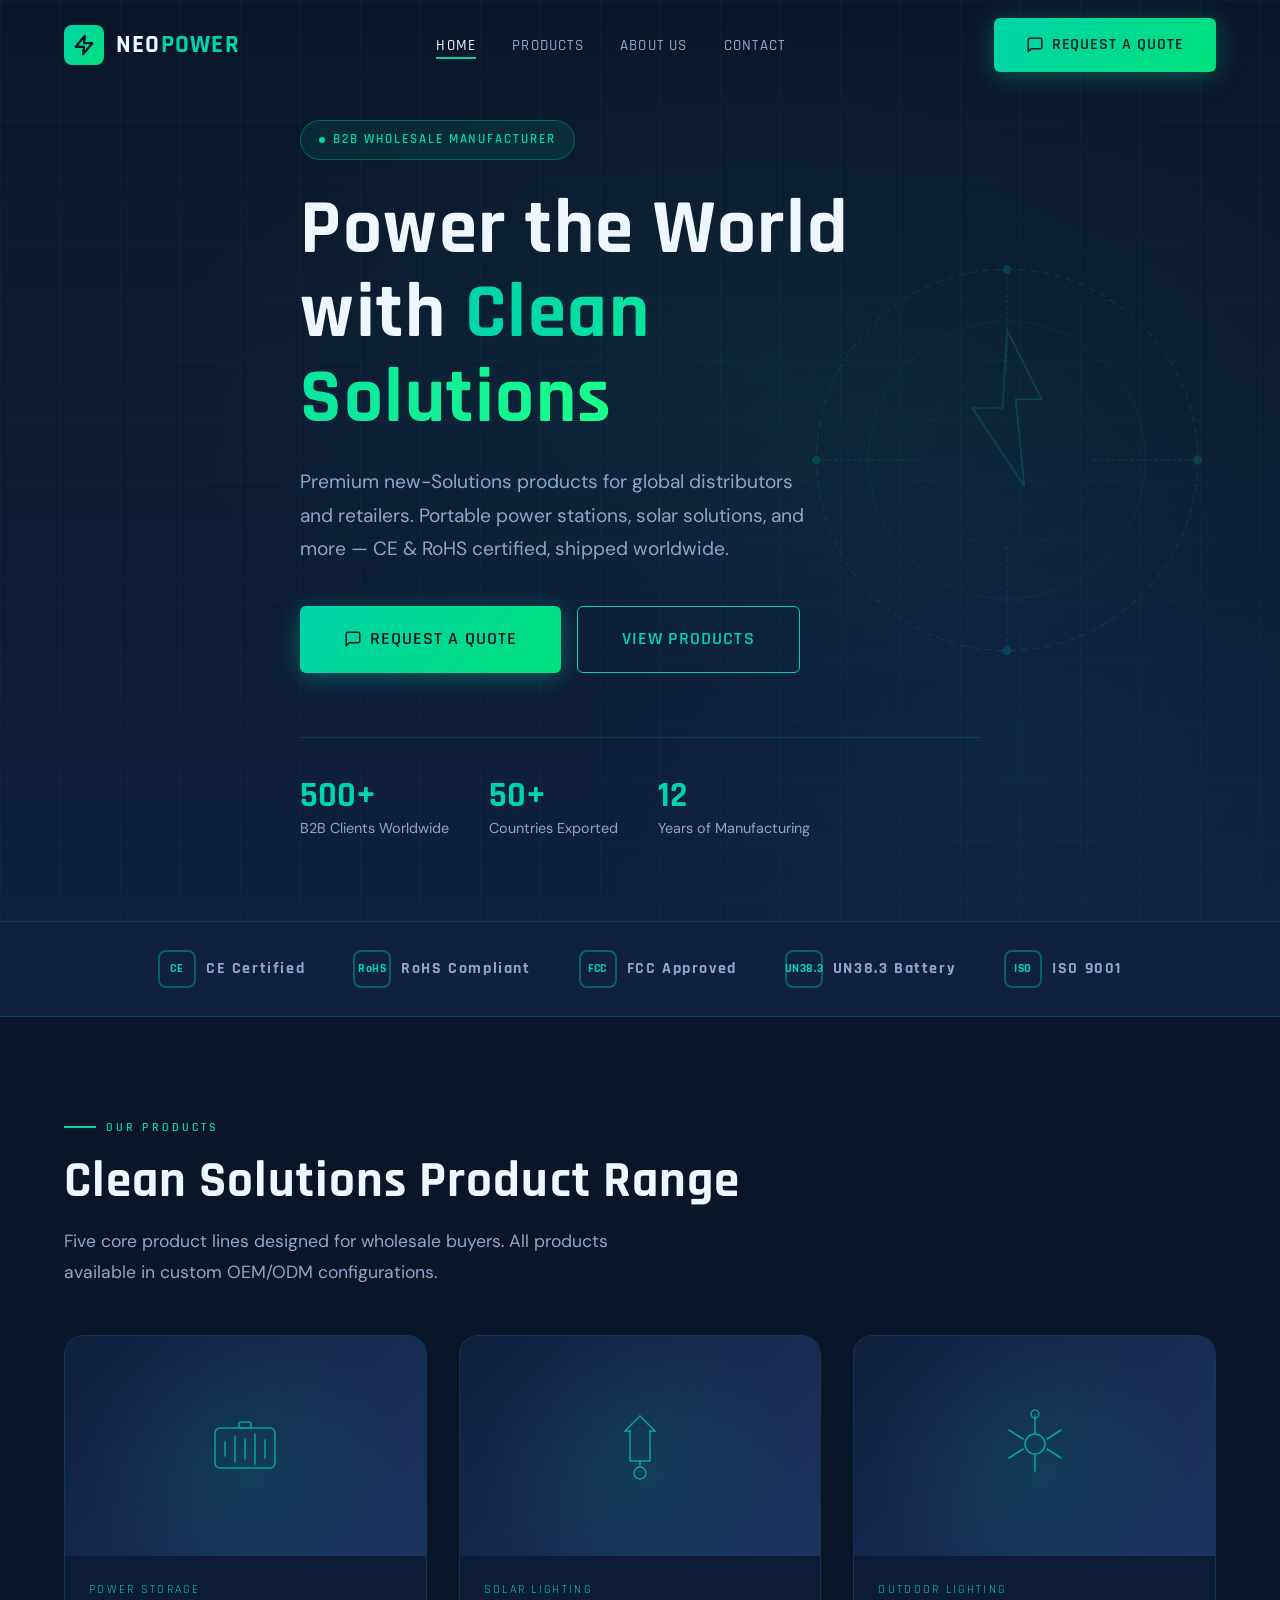
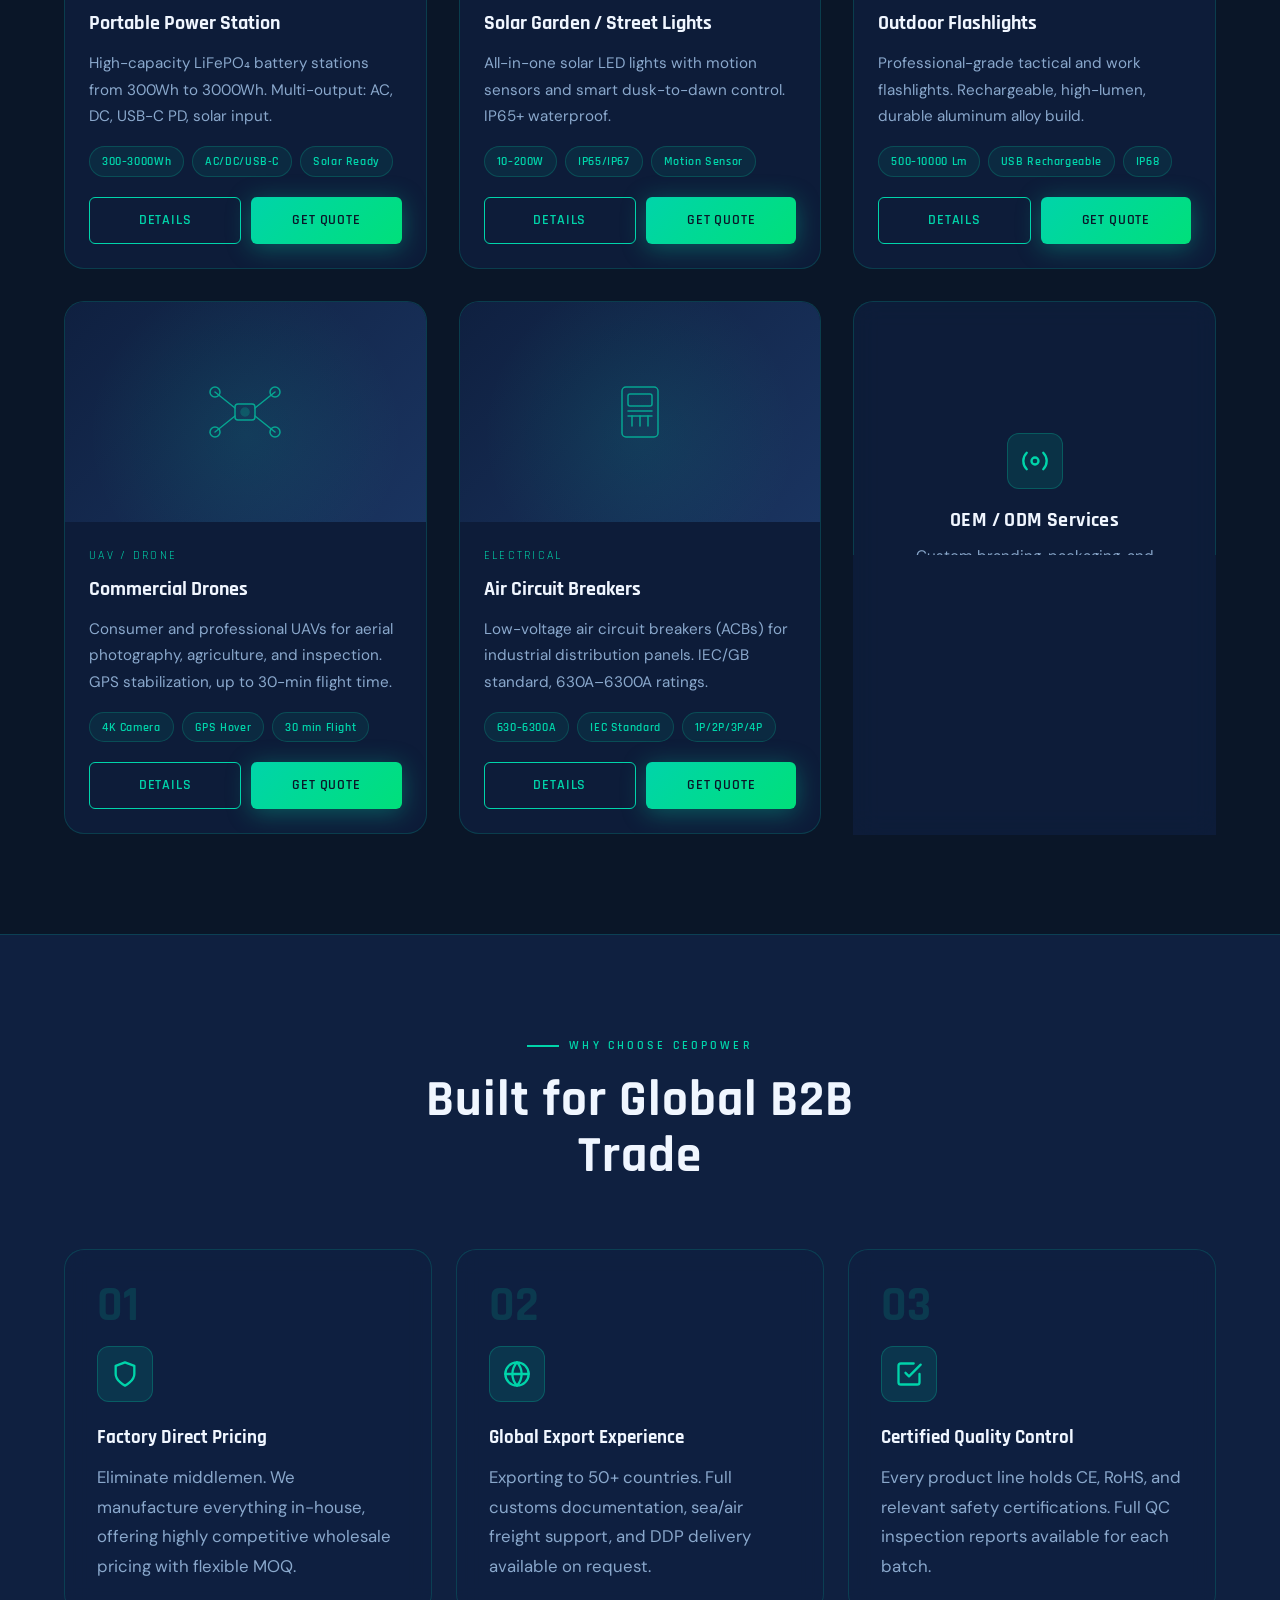
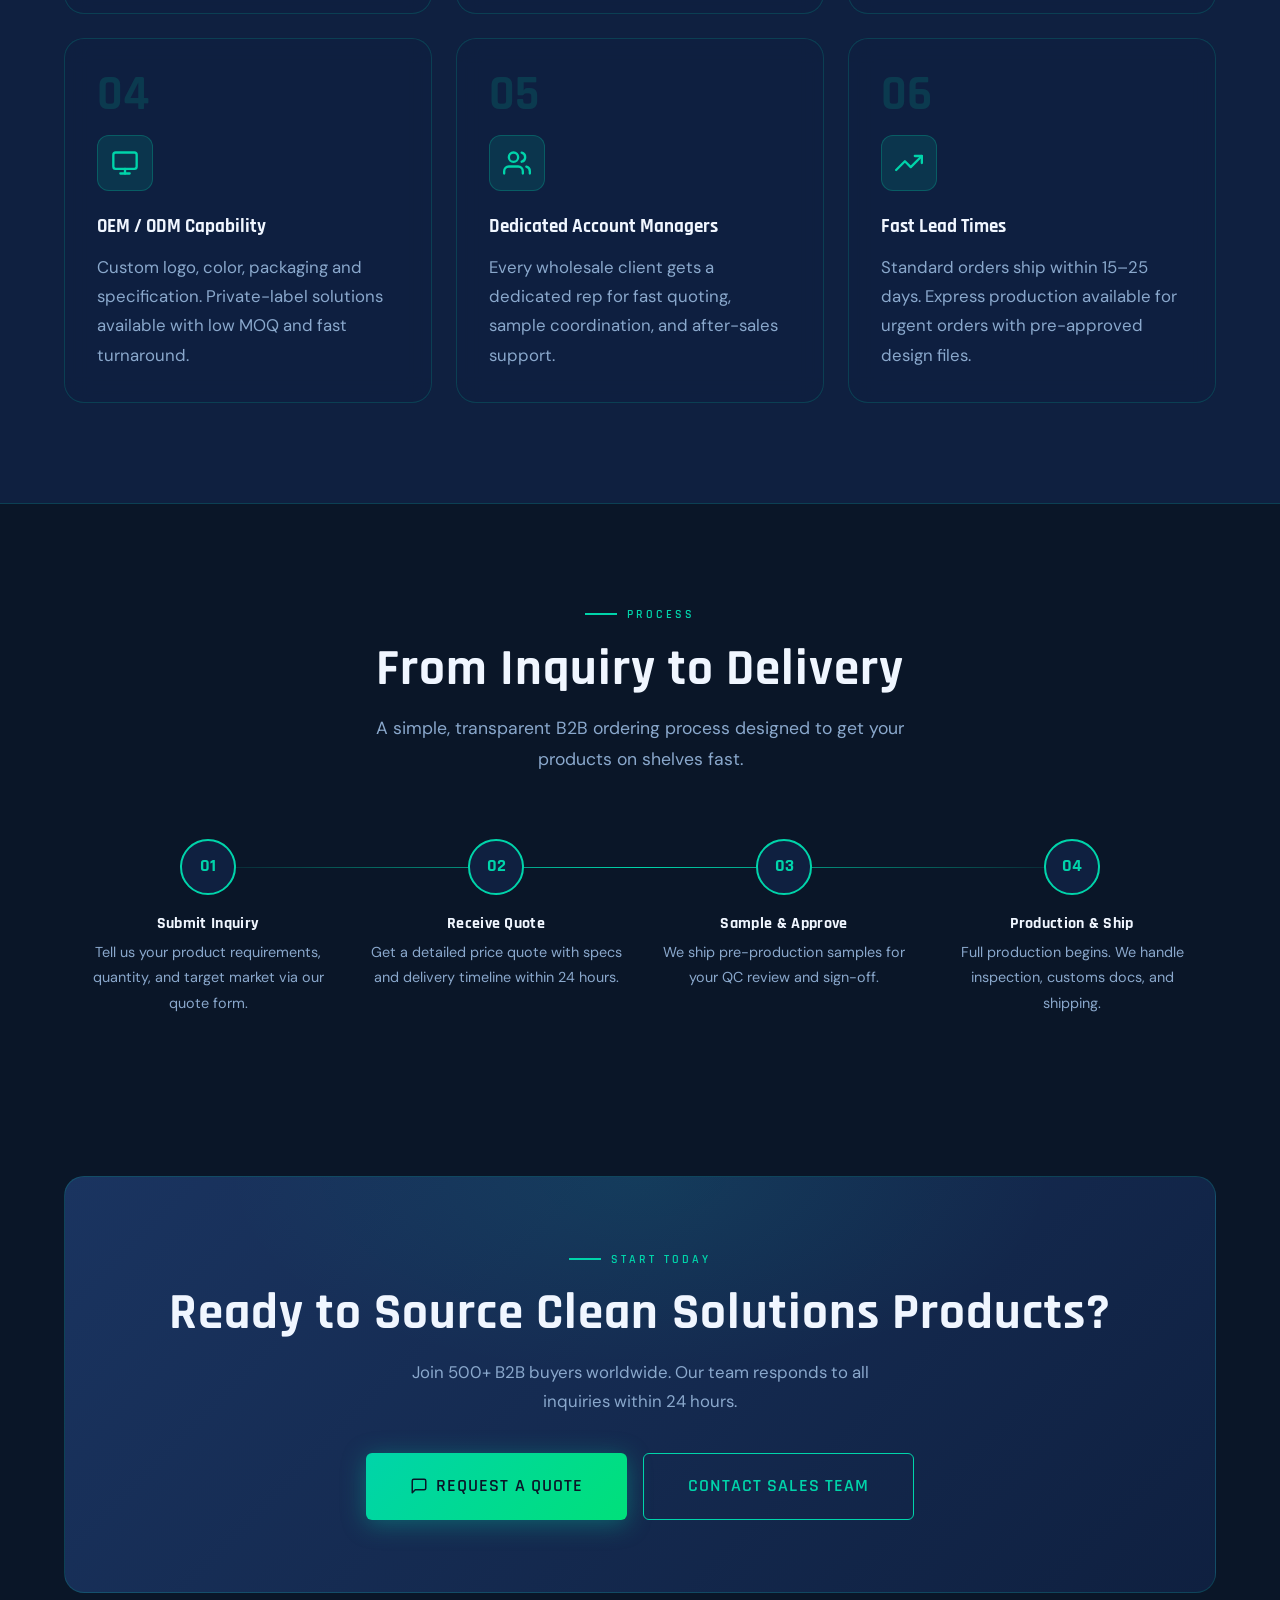
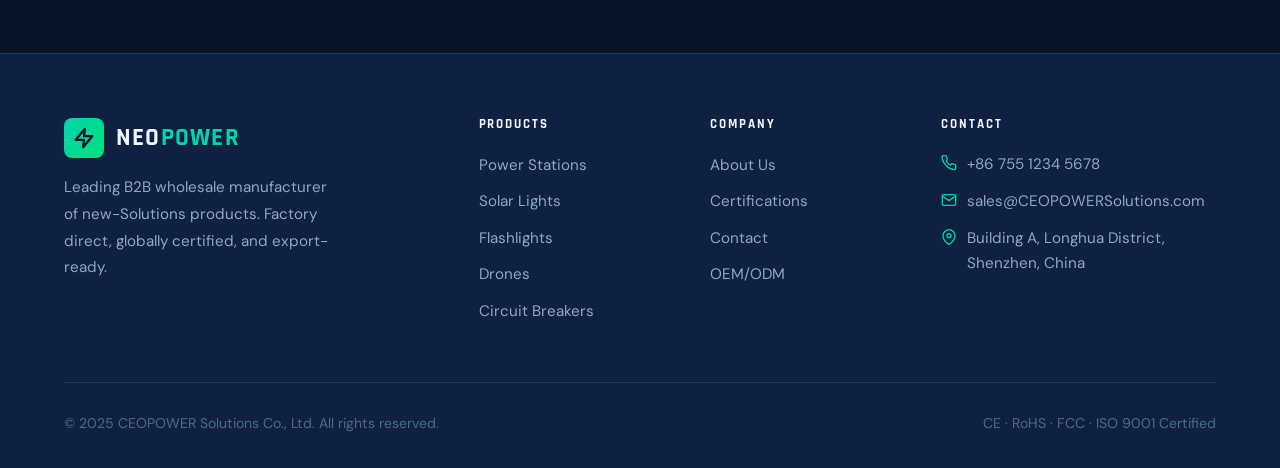
<file: index.html>
<!DOCTYPE html>
<html lang="en">
<head>
  <meta charset="UTF-8" />
  <meta name="viewport" content="width=device-width, initial-scale=1.0" />
  <title>CEOPOWER Solutions — B2B Clean Solutions Solutions</title>
  <meta name="description" content="Leading B2B wholesale supplier of portable power stations, solar lights, outdoor flashlights, drones, and electrical circuit breakers. CE & RoHS certified." />
  <link rel="stylesheet" href="css/style.css" />
  <style>
    /* ---- Hero supplement ---- */
    .hero-visual-wrap {
      position: absolute;
      right: -60px; top: 50%;
      transform: translateY(-50%);
      width: 52%;
      pointer-events: none;
      z-index: 1;
    }
    .hero-device {
      width: 100%;
      display: flex;
      align-items: center;
      justify-content: center;
    }
    .hero-device svg { width: 100%; max-width: 520px; opacity: 0.18; }

    /* ---- Category Tabs ---- */
    .cat-tabs { display: flex; gap: 12px; flex-wrap: wrap; margin-bottom: 40px; }
    .cat-tab {
      padding: 9px 22px;
      border-radius: 40px;
      border: 1px solid var(--border);
      font-family: var(--font-head);
      font-size: 0.85rem;
      font-weight: 600;
      letter-spacing: 0.08em;
      text-transform: uppercase;
      color: var(--text-muted);
      cursor: pointer;
      background: transparent;
      transition: var(--transition);
    }
    .cat-tab.active, .cat-tab:hover {
      background: rgba(0,212,170,0.1);
      border-color: rgba(0,212,170,0.5);
      color: var(--teal);
    }

    /* ---- Process steps ---- */
    .process-steps { display: grid; grid-template-columns: repeat(4, 1fr); gap: 0; position: relative; }
    .process-steps::before {
      content: '';
      position: absolute;
      top: 28px; left: 10%; right: 10%;
      height: 1px;
      background: linear-gradient(90deg, transparent, var(--teal), transparent);
    }
    .process-step { text-align: center; padding: 0 16px; }
    .step-num {
      width: 56px; height: 56px;
      border-radius: 50%;
      background: var(--navy-mid);
      border: 2px solid var(--teal);
      display: flex; align-items: center; justify-content: center;
      font-family: var(--font-head);
      font-size: 1.1rem;
      font-weight: 700;
      color: var(--teal);
      margin: 0 auto 20px;
      position: relative;
      z-index: 1;
    }
    .process-step h4 { font-size: 1rem; color: var(--text-white); margin-bottom: 8px; }
    .process-step p { font-size: 0.9rem; }

    /* ---- CTA Section ---- */
    .cta-section {
      background: linear-gradient(135deg, var(--navy-light) 0%, var(--navy-mid) 100%);
      border: 1px solid var(--border);
      border-radius: var(--radius-lg);
      padding: 72px 56px;
      text-align: center;
      position: relative;
      overflow: hidden;
    }
    .cta-section::before {
      content: '';
      position: absolute;
      inset: 0;
      background: radial-gradient(ellipse 60% 80% at 50% 0%, rgba(0,212,170,0.09), transparent 60%);
    }
    .cta-section > * { position: relative; z-index: 1; }

    /* ---- Tabs style ---- */
    .tabs {}
    .tab-buttons { display: flex; gap: 0; margin-bottom: 32px; border-bottom: 1px solid var(--border); }
    .tab-btn {
      padding: 12px 28px;
      font-family: var(--font-head);
      font-size: 0.9rem;
      font-weight: 600;
      letter-spacing: 0.08em;
      text-transform: uppercase;
      color: var(--text-muted);
      background: none;
      border: none;
      border-bottom: 2px solid transparent;
      cursor: pointer;
      transition: var(--transition);
      margin-bottom: -1px;
    }
    .tab-btn.active, .tab-btn:hover { color: var(--teal); border-bottom-color: var(--teal); }
    .tab-panel { display: none; }
    .tab-panel.active { display: block; }

    @media (max-width: 768px) {
      .process-steps { grid-template-columns: 1fr 1fr; }
      .process-steps::before { display: none; }
      .cta-section { padding: 48px 24px; }
    }
    @media (max-width: 480px) {
      .process-steps { grid-template-columns: 1fr; }
    }
  </style>
</head>
<body>

<!-- ======================== NAVBAR ======================== -->
<nav class="navbar">
  <div class="nav-inner">
    <a href="index.html" class="nav-logo">
      <div class="logo-icon">
        <svg viewBox="0 0 24 24" fill="none" stroke="currentColor" stroke-width="2.5" stroke-linecap="round" stroke-linejoin="round">
          <polygon points="13 2 3 14 12 14 11 22 21 10 12 10 13 2"></polygon>
        </svg>
      </div>
      <span>NEO<em>POWER</em></span>
    </a>
    <ul class="nav-links">
      <li><a href="index.html" class="active">Home</a></li>
      <li><a href="products.html">Products</a></li>
      <li><a href="about.html">About Us</a></li>
      <li><a href="contact.html">Contact</a></li>
    </ul>
    <a href="#" class="btn btn-primary nav-cta" data-modal="quote">
      <svg viewBox="0 0 24 24" fill="none" stroke="currentColor" stroke-width="2" stroke-linecap="round" stroke-linejoin="round"><path d="M21 15a2 2 0 0 1-2 2H7l-4 4V5a2 2 0 0 1 2-2h14a2 2 0 0 1 2 2z"></path></svg>
      Request a Quote
    </a>
    <button class="hamburger" aria-label="Menu">
      <span></span><span></span><span></span>
    </button>
  </div>
</nav>

<!-- ======================== HERO ======================== -->
<section class="hero">
  <div class="hero-bg"></div>
  <div class="hero-grid"></div>
  <div class="hero-visual-wrap" aria-hidden="true">
    <div class="hero-device">
      <svg viewBox="0 0 600 500" xmlns="http://www.w3.org/2000/svg">
        <circle cx="300" cy="250" r="220" stroke="#00d4aa" stroke-width="1" fill="none" stroke-dasharray="8 6"/>
        <circle cx="300" cy="250" r="160" stroke="#00d4aa" stroke-width="0.5" fill="none"/>
        <circle cx="300" cy="250" r="100" stroke="#00c8ff" stroke-width="0.5" fill="none" stroke-dasharray="4 4"/>
        <polygon points="300,100 340,180 310,180 320,280 260,190 295,190" stroke="#00d4aa" stroke-width="2" fill="none"/>
        <line x1="80" y1="250" x2="200" y2="250" stroke="#00d4aa" stroke-width="1" stroke-dasharray="4 3"/>
        <line x1="400" y1="250" x2="520" y2="250" stroke="#00d4aa" stroke-width="1" stroke-dasharray="4 3"/>
        <line x1="300" y1="30" x2="300" y2="150" stroke="#00c8ff" stroke-width="1" stroke-dasharray="4 3"/>
        <line x1="300" y1="350" x2="300" y2="470" stroke="#00c8ff" stroke-width="1" stroke-dasharray="4 3"/>
        <circle cx="80" cy="250" r="5" fill="#00d4aa"/>
        <circle cx="520" cy="250" r="5" fill="#00d4aa"/>
        <circle cx="300" cy="30" r="5" fill="#00c8ff"/>
        <circle cx="300" cy="470" r="5" fill="#00c8ff"/>
      </svg>
    </div>
  </div>
  <div class="container">
    <div class="hero-content">
      <div class="hero-badge">
        <span class="dot"></span>
        B2B Wholesale Manufacturer
      </div>
      <h1>Power the World<br>with <span>Clean Solutions</span></h1>
      <p>Premium new-Solutions products for global distributors and retailers. Portable power stations, solar solutions, and more — CE &amp; RoHS certified, shipped worldwide.</p>
      <div class="hero-cta">
        <a href="#" class="btn btn-primary btn-lg" data-modal="quote">
          <svg viewBox="0 0 24 24" fill="none" stroke="currentColor" stroke-width="2" stroke-linecap="round" stroke-linejoin="round"><path d="M21 15a2 2 0 0 1-2 2H7l-4 4V5a2 2 0 0 1 2-2h14a2 2 0 0 1 2 2z"></path></svg>
          Request a Quote
        </a>
        <a href="products.html" class="btn btn-outline btn-lg">
          View Products
        </a>
      </div>
      <div class="hero-stats">
        <div class="hero-stat">
          <div class="num"><span data-counter="500" data-suffix="+">0+</span></div>
          <div class="label">B2B Clients Worldwide</div>
        </div>
        <div class="hero-stat">
          <div class="num"><span data-counter="50" data-suffix="+">0+</span></div>
          <div class="label">Countries Exported</div>
        </div>
        <div class="hero-stat">
          <div class="num"><span data-counter="12" data-suffix="">0</span></div>
          <div class="label">Years of Manufacturing</div>
        </div>
      </div>
    </div>
  </div>
</section>

<!-- ======================== CERTIFICATIONS STRIP ======================== -->
<div class="cert-strip">
  <div class="container">
    <div class="cert-inner">
      <div class="cert-badge"><div class="cert-icon">CE</div> CE Certified</div>
      <div class="cert-badge"><div class="cert-icon">RoHS</div> RoHS Compliant</div>
      <div class="cert-badge"><div class="cert-icon">FCC</div> FCC Approved</div>
      <div class="cert-badge"><div class="cert-icon">UN38.3</div> UN38.3 Battery</div>
      <div class="cert-badge"><div class="cert-icon">ISO</div> ISO 9001</div>
    </div>
  </div>
</div>

<!-- ======================== PRODUCTS PREVIEW ======================== -->
<section class="section" id="products">
  <div class="container">
    <div class="section-label animate-in">Our Products</div>
    <h2 class="section-title animate-in">Clean Solutions Product Range</h2>
    <p class="section-sub animate-in">Five core product lines designed for wholesale buyers. All products available in custom OEM/ODM configurations.</p>

    <div class="grid-3 animate-in" style="margin-top:48px; grid-template-columns: repeat(3,1fr);">

      <!-- Product 1 -->
      <div class="product-card animate-in">
        <div class="product-thumb">
          <svg viewBox="0 0 80 80" fill="none" stroke="currentColor" stroke-width="1.5" stroke-linecap="round">
            <rect x="10" y="22" width="60" height="40" rx="5"/>
            <rect x="34" y="16" width="12" height="6" rx="2"/>
            <line x1="20" y1="36" x2="20" y2="50"/>
            <line x1="30" y1="30" x2="30" y2="56"/>
            <line x1="40" y1="33" x2="40" y2="53"/>
            <line x1="50" y1="28" x2="50" y2="58"/>
            <line x1="60" y1="34" x2="60" y2="52"/>
          </svg>
        </div>
        <div class="product-info">
          <div class="product-category">Power Storage</div>
          <div class="product-name">Portable Power Station</div>
          <p class="product-desc">High-capacity LiFePO₄ battery stations from 300Wh to 3000Wh. Multi-output: AC, DC, USB-C PD, solar input.</p>
          <div class="product-tags">
            <span class="tag">300–3000Wh</span>
            <span class="tag">AC/DC/USB-C</span>
            <span class="tag">Solar Ready</span>
          </div>
          <div class="product-actions">
            <a href="products.html#power-station" class="btn btn-outline">Details</a>
            <a href="#" class="btn btn-primary" data-modal="quote" data-product="Portable Power Station">Get Quote</a>
          </div>
        </div>
      </div>

      <!-- Product 2 -->
      <div class="product-card animate-in">
        <div class="product-thumb">
          <svg viewBox="0 0 80 80" fill="none" stroke="currentColor" stroke-width="1.5" stroke-linecap="round">
            <polygon points="40,10 55,25 50,25 50,55 30,55 30,25 25,25"/>
            <circle cx="40" cy="67" r="6"/>
            <line x1="40" y1="55" x2="40" y2="61"/>
          </svg>
        </div>
        <div class="product-info">
          <div class="product-category">Solar Lighting</div>
          <div class="product-name">Solar Garden / Street Lights</div>
          <p class="product-desc">All-in-one solar LED lights with motion sensors and smart dusk-to-dawn control. IP65+ waterproof.</p>
          <div class="product-tags">
            <span class="tag">10–200W</span>
            <span class="tag">IP65/IP67</span>
            <span class="tag">Motion Sensor</span>
          </div>
          <div class="product-actions">
            <a href="products.html#solar-lights" class="btn btn-outline">Details</a>
            <a href="#" class="btn btn-primary" data-modal="quote" data-product="Solar Lights">Get Quote</a>
          </div>
        </div>
      </div>

      <!-- Product 3 -->
      <div class="product-card animate-in">
        <div class="product-thumb">
          <svg viewBox="0 0 80 80" fill="none" stroke="currentColor" stroke-width="1.5" stroke-linecap="round">
            <circle cx="40" cy="38" r="10"/>
            <line x1="40" y1="10" x2="40" y2="28"/>
            <circle cx="40" cy="8" r="4"/>
            <line x1="40" y1="48" x2="40" y2="65"/>
            <line x1="14" y1="24" x2="28" y2="33"/>
            <line x1="52" y1="43" x2="66" y2="52"/>
            <line x1="14" y1="52" x2="28" y2="43"/>
            <line x1="52" y1="33" x2="66" y2="24"/>
          </svg>
        </div>
        <div class="product-info">
          <div class="product-category">Outdoor Lighting</div>
          <div class="product-name">Outdoor Flashlights</div>
          <p class="product-desc">Professional-grade tactical and work flashlights. Rechargeable, high-lumen, durable aluminum alloy build.</p>
          <div class="product-tags">
            <span class="tag">500–10000 Lm</span>
            <span class="tag">USB Rechargeable</span>
            <span class="tag">IP68</span>
          </div>
          <div class="product-actions">
            <a href="products.html#flashlights" class="btn btn-outline">Details</a>
            <a href="#" class="btn btn-primary" data-modal="quote" data-product="Outdoor Flashlights">Get Quote</a>
          </div>
        </div>
      </div>

      <!-- Product 4 -->
      <div class="product-card animate-in">
        <div class="product-thumb">
          <svg viewBox="0 0 80 80" fill="none" stroke="currentColor" stroke-width="1.5" stroke-linecap="round">
            <rect x="30" y="32" width="20" height="16" rx="3"/>
            <line x1="10" y1="20" x2="30" y2="36"/>
            <line x1="70" y1="20" x2="50" y2="36"/>
            <line x1="10" y1="60" x2="30" y2="44"/>
            <line x1="70" y1="60" x2="50" y2="44"/>
            <circle cx="10" cy="20" r="5"/>
            <circle cx="70" cy="20" r="5"/>
            <circle cx="10" cy="60" r="5"/>
            <circle cx="70" cy="60" r="5"/>
            <circle cx="40" cy="40" r="4" fill="currentColor" opacity=".3"/>
          </svg>
        </div>
        <div class="product-info">
          <div class="product-category">UAV / Drone</div>
          <div class="product-name">Commercial Drones</div>
          <p class="product-desc">Consumer and professional UAVs for aerial photography, agriculture, and inspection. GPS stabilization, up to 30-min flight time.</p>
          <div class="product-tags">
            <span class="tag">4K Camera</span>
            <span class="tag">GPS Hover</span>
            <span class="tag">30 min Flight</span>
          </div>
          <div class="product-actions">
            <a href="products.html#drones" class="btn btn-outline">Details</a>
            <a href="#" class="btn btn-primary" data-modal="quote" data-product="Commercial Drones">Get Quote</a>
          </div>
        </div>
      </div>

      <!-- Product 5 -->
      <div class="product-card animate-in">
        <div class="product-thumb">
          <svg viewBox="0 0 80 80" fill="none" stroke="currentColor" stroke-width="1.5" stroke-linecap="round">
            <rect x="22" y="15" width="36" height="50" rx="4"/>
            <rect x="28" y="22" width="24" height="12" rx="2"/>
            <line x1="32" y1="44" x2="32" y2="54"/>
            <line x1="40" y1="44" x2="40" y2="54"/>
            <line x1="48" y1="44" x2="48" y2="54"/>
            <line x1="28" y1="39" x2="52" y2="39"/>
            <line x1="28" y1="44" x2="52" y2="44"/>
          </svg>
        </div>
        <div class="product-info">
          <div class="product-category">Electrical</div>
          <div class="product-name">Air Circuit Breakers</div>
          <p class="product-desc">Low-voltage air circuit breakers (ACBs) for industrial distribution panels. IEC/GB standard, 630A–6300A ratings.</p>
          <div class="product-tags">
            <span class="tag">630–6300A</span>
            <span class="tag">IEC Standard</span>
            <span class="tag">1P/2P/3P/4P</span>
          </div>
          <div class="product-actions">
            <a href="products.html#circuit-breakers" class="btn btn-outline">Details</a>
            <a href="#" class="btn btn-primary" data-modal="quote" data-product="Air Circuit Breakers">Get Quote</a>
          </div>
        </div>
      </div>

      <!-- OEM Card -->
      <div class="card animate-in" style="display:flex;flex-direction:column;justify-content:center;align-items:center;text-align:center;min-height:340px;">
        <div class="card-icon" style="margin:0 auto 20px;">
          <svg viewBox="0 0 24 24" fill="none" stroke="currentColor" stroke-width="2" stroke-linecap="round" stroke-linejoin="round"><circle cx="12" cy="12" r="3"/><path d="M19.07 4.93a10 10 0 0 1 0 14.14M4.93 4.93a10 10 0 0 0 0 14.14"/></svg>
        </div>
        <h4 style="color:var(--text-white);margin-bottom:12px;">OEM / ODM Services</h4>
        <p style="font-size:0.95rem;margin-bottom:24px;">Custom branding, packaging, and product specifications available for all product lines with MOQ from 100 units.</p>
        <a href="contact.html" class="btn btn-outline">Learn More</a>
      </div>

    </div>
  </div>
</section>

<!-- ======================== WHY US ======================== -->
<section class="section" style="background:var(--navy-mid); border-top:1px solid var(--border); border-bottom:1px solid var(--border);">
  <div class="container">
    <div style="text-align:center; max-width:560px; margin:0 auto 64px;">
      <div class="section-label animate-in" style="justify-content:center;">Why Choose CEOPOWER</div>
      <h2 class="section-title animate-in">Built for Global B2B Trade</h2>
    </div>
    <div class="features-wrap">
      <div class="card animate-in">
        <div class="feature-num">01</div>
        <div class="card-icon">
          <svg viewBox="0 0 24 24" fill="none" stroke="currentColor" stroke-width="2" stroke-linecap="round" stroke-linejoin="round"><path d="M12 22s8-4 8-10V5l-8-3-8 3v7c0 6 8 10 8 10z"/></svg>
        </div>
        <div class="feature-title">Factory Direct Pricing</div>
        <p>Eliminate middlemen. We manufacture everything in-house, offering highly competitive wholesale pricing with flexible MOQ.</p>
      </div>
      <div class="card animate-in">
        <div class="feature-num">02</div>
        <div class="card-icon">
          <svg viewBox="0 0 24 24" fill="none" stroke="currentColor" stroke-width="2" stroke-linecap="round" stroke-linejoin="round"><circle cx="12" cy="12" r="10"/><path d="M2 12h20M12 2a15.3 15.3 0 0 1 4 10 15.3 15.3 0 0 1-4 10 15.3 15.3 0 0 1-4-10 15.3 15.3 0 0 1 4-10z"/></svg>
        </div>
        <div class="feature-title">Global Export Experience</div>
        <p>Exporting to 50+ countries. Full customs documentation, sea/air freight support, and DDP delivery available on request.</p>
      </div>
      <div class="card animate-in">
        <div class="feature-num">03</div>
        <div class="card-icon">
          <svg viewBox="0 0 24 24" fill="none" stroke="currentColor" stroke-width="2" stroke-linecap="round" stroke-linejoin="round"><polyline points="9 11 12 14 22 4"/><path d="M21 12v7a2 2 0 0 1-2 2H5a2 2 0 0 1-2-2V5a2 2 0 0 1 2-2h11"/></svg>
        </div>
        <div class="feature-title">Certified Quality Control</div>
        <p>Every product line holds CE, RoHS, and relevant safety certifications. Full QC inspection reports available for each batch.</p>
      </div>
      <div class="card animate-in">
        <div class="feature-num">04</div>
        <div class="card-icon">
          <svg viewBox="0 0 24 24" fill="none" stroke="currentColor" stroke-width="2" stroke-linecap="round" stroke-linejoin="round"><rect x="2" y="3" width="20" height="14" rx="2" ry="2"/><line x1="8" y1="21" x2="16" y2="21"/><line x1="12" y1="17" x2="12" y2="21"/></svg>
        </div>
        <div class="feature-title">OEM / ODM Capability</div>
        <p>Custom logo, color, packaging and specification. Private-label solutions available with low MOQ and fast turnaround.</p>
      </div>
      <div class="card animate-in">
        <div class="feature-num">05</div>
        <div class="card-icon">
          <svg viewBox="0 0 24 24" fill="none" stroke="currentColor" stroke-width="2" stroke-linecap="round" stroke-linejoin="round"><path d="M17 21v-2a4 4 0 0 0-4-4H5a4 4 0 0 0-4 4v2"/><circle cx="9" cy="7" r="4"/><path d="M23 21v-2a4 4 0 0 0-3-3.87"/><path d="M16 3.13a4 4 0 0 1 0 7.75"/></svg>
        </div>
        <div class="feature-title">Dedicated Account Managers</div>
        <p>Every wholesale client gets a dedicated rep for fast quoting, sample coordination, and after-sales support.</p>
      </div>
      <div class="card animate-in">
        <div class="feature-num">06</div>
        <div class="card-icon">
          <svg viewBox="0 0 24 24" fill="none" stroke="currentColor" stroke-width="2" stroke-linecap="round" stroke-linejoin="round"><polyline points="23 6 13.5 15.5 8.5 10.5 1 18"/><polyline points="17 6 23 6 23 12"/></svg>
        </div>
        <div class="feature-title">Fast Lead Times</div>
        <p>Standard orders ship within 15–25 days. Express production available for urgent orders with pre-approved design files.</p>
      </div>
    </div>
  </div>
</section>

<!-- ======================== HOW IT WORKS ======================== -->
<section class="section">
  <div class="container">
    <div style="text-align:center; max-width:540px; margin:0 auto 64px;">
      <div class="section-label animate-in" style="justify-content:center;">Process</div>
      <h2 class="section-title animate-in">From Inquiry to Delivery</h2>
      <p class="section-sub animate-in" style="margin:0 auto;">A simple, transparent B2B ordering process designed to get your products on shelves fast.</p>
    </div>
    <div class="process-steps animate-in">
      <div class="process-step">
        <div class="step-num">01</div>
        <h4>Submit Inquiry</h4>
        <p>Tell us your product requirements, quantity, and target market via our quote form.</p>
      </div>
      <div class="process-step">
        <div class="step-num">02</div>
        <h4>Receive Quote</h4>
        <p>Get a detailed price quote with specs and delivery timeline within 24 hours.</p>
      </div>
      <div class="process-step">
        <div class="step-num">03</div>
        <h4>Sample & Approve</h4>
        <p>We ship pre-production samples for your QC review and sign-off.</p>
      </div>
      <div class="process-step">
        <div class="step-num">04</div>
        <h4>Production & Ship</h4>
        <p>Full production begins. We handle inspection, customs docs, and shipping.</p>
      </div>
    </div>
  </div>
</section>

<!-- ======================== CTA BANNER ======================== -->
<section class="section-sm">
  <div class="container">
    <div class="cta-section animate-in">
      <div class="section-label animate-in" style="justify-content:center;">Start Today</div>
      <h2 class="animate-in" style="margin-bottom:16px;">Ready to Source Clean Solutions Products?</h2>
      <p class="animate-in" style="max-width:500px; margin:0 auto 36px;">Join 500+ B2B buyers worldwide. Our team responds to all inquiries within 24 hours.</p>
      <div style="display:flex; gap:16px; justify-content:center; flex-wrap:wrap;">
        <a href="#" class="btn btn-primary btn-lg animate-in" data-modal="quote">
          <svg viewBox="0 0 24 24" fill="none" stroke="currentColor" stroke-width="2" stroke-linecap="round" stroke-linejoin="round"><path d="M21 15a2 2 0 0 1-2 2H7l-4 4V5a2 2 0 0 1 2-2h14a2 2 0 0 1 2 2z"></path></svg>
          Request a Quote
        </a>
        <a href="contact.html" class="btn btn-outline btn-lg animate-in">Contact Sales Team</a>
      </div>
    </div>
  </div>
</section>

<!-- ======================== FOOTER ======================== -->
<footer class="footer">
  <div class="container">
    <div class="footer-grid">
      <div class="footer-brand">
        <a href="index.html" class="nav-logo" style="display:inline-flex;">
          <div class="logo-icon">
            <svg viewBox="0 0 24 24" fill="none" stroke="currentColor" stroke-width="2.5" stroke-linecap="round" stroke-linejoin="round"><polygon points="13 2 3 14 12 14 11 22 21 10 12 10 13 2"></polygon></svg>
          </div>
          <span>NEO<em>POWER</em></span>
        </a>
        <p>Leading B2B wholesale manufacturer of new-Solutions products. Factory direct, globally certified, and export-ready.</p>
      </div>
      <div class="footer-col">
        <h5>Products</h5>
        <ul>
          <li><a href="products.html#power-station">Power Stations</a></li>
          <li><a href="products.html#solar-lights">Solar Lights</a></li>
          <li><a href="products.html#flashlights">Flashlights</a></li>
          <li><a href="products.html#drones">Drones</a></li>
          <li><a href="products.html#circuit-breakers">Circuit Breakers</a></li>
        </ul>
      </div>
      <div class="footer-col">
        <h5>Company</h5>
        <ul>
          <li><a href="about.html">About Us</a></li>
          <li><a href="about.html#certifications">Certifications</a></li>
          <li><a href="contact.html">Contact</a></li>
          <li><a href="#">OEM/ODM</a></li>
        </ul>
      </div>
      <div class="footer-col">
        <h5>Contact</h5>
        <div class="footer-contact-item">
          <svg viewBox="0 0 24 24" fill="none" stroke="currentColor" stroke-width="2" stroke-linecap="round" stroke-linejoin="round"><path d="M22 16.92v3a2 2 0 0 1-2.18 2 19.79 19.79 0 0 1-8.63-3.07A19.5 19.5 0 0 1 4.69 12 19.79 19.79 0 0 1 1.57 3.45 2 2 0 0 1 3.54 1h3a2 2 0 0 1 2 1.72 12.84 12.84 0 0 0 .7 2.81 2 2 0 0 1-.45 2.11L7.91 9a16 16 0 0 0 6 6l1.27-1.27a2 2 0 0 1 2.11-.45 12.84 12.84 0 0 0 2.81.7A2 2 0 0 1 22 16.92z"/></svg>
          +86 755 1234 5678
        </div>
        <div class="footer-contact-item">
          <svg viewBox="0 0 24 24" fill="none" stroke="currentColor" stroke-width="2" stroke-linecap="round" stroke-linejoin="round"><path d="M4 4h16c1.1 0 2 .9 2 2v12c0 1.1-.9 2-2 2H4c-1.1 0-2-.9-2-2V6c0-1.1.9-2 2-2z"/><polyline points="22,6 12,13 2,6"/></svg>
          sales@CEOPOWERSolutions.com
        </div>
        <div class="footer-contact-item">
          <svg viewBox="0 0 24 24" fill="none" stroke="currentColor" stroke-width="2" stroke-linecap="round" stroke-linejoin="round"><path d="M21 10c0 7-9 13-9 13s-9-6-9-13a9 9 0 0 1 18 0z"/><circle cx="12" cy="10" r="3"/></svg>
          Building A, Longhua District, Shenzhen, China
        </div>
      </div>
    </div>
    <div class="footer-bottom">
      <p style="color:var(--text-dim);">© 2025 CEOPOWER Solutions Co., Ltd. All rights reserved.</p>
      <p style="color:var(--text-dim);">CE · RoHS · FCC · ISO 9001 Certified</p>
    </div>
  </div>
</footer>

<!-- ======================== QUOTE MODAL ======================== -->
<div class="modal-overlay" id="quoteModal">
  <div class="modal">
    <button class="modal-close" aria-label="Close">✕</button>
    <div class="section-label" style="margin-bottom:12px;">B2B Inquiry</div>
    <h3>Request a Quote</h3>
    <p>Fill in your requirements and our sales team will respond within 24 hours.</p>
    <form data-ajax data-success="Quote request sent! We'll contact you within 24 hours.">
      <div class="form-row">
        <div class="form-group">
          <label for="modalName">Full Name *</label>
          <input type="text" id="modalName" placeholder="John Smith" required />
        </div>
        <div class="form-group">
          <label for="modalCompany">Company Name *</label>
          <input type="text" id="modalCompany" placeholder="Your Company Ltd." required />
        </div>
      </div>
      <div class="form-row">
        <div class="form-group">
          <label for="modalEmail">Email Address *</label>
          <input type="email" id="modalEmail" placeholder="john@company.com" required />
        </div>
        <div class="form-group">
          <label for="modalPhone">Phone / WhatsApp</label>
          <input type="tel" id="modalPhone" placeholder="+1 555 000 0000" />
        </div>
      </div>
      <div class="form-group">
        <label for="modalProduct">Product of Interest</label>
        <select id="modalProduct">
          <option value="">— Select Product —</option>
          <option>Portable Power Station</option>
          <option>Solar Lights</option>
          <option>Outdoor Flashlights</option>
          <option>Commercial Drones</option>
          <option>Air Circuit Breakers</option>
          <option>Multiple Products</option>
        </select>
      </div>
      <div class="form-row">
        <div class="form-group">
          <label for="modalQty">Estimated Quantity</label>
          <input type="text" id="modalQty" placeholder="e.g. 500 units" />
        </div>
        <div class="form-group">
          <label for="modalCountry">Destination Country</label>
          <input type="text" id="modalCountry" placeholder="e.g. United States" />
        </div>
      </div>
      <div class="form-group">
        <label for="modalMsg">Additional Requirements</label>
        <textarea id="modalMsg" placeholder="Describe your requirements, OEM/ODM needs, target specs, etc." rows="3"></textarea>
      </div>
      <button type="submit" class="btn btn-primary" style="width:100%; justify-content:center; padding:16px;">
        Submit Inquiry
      </button>
    </form>
  </div>
</div>

<script src="js/main.js"></script>
</body>
</html>
</file>
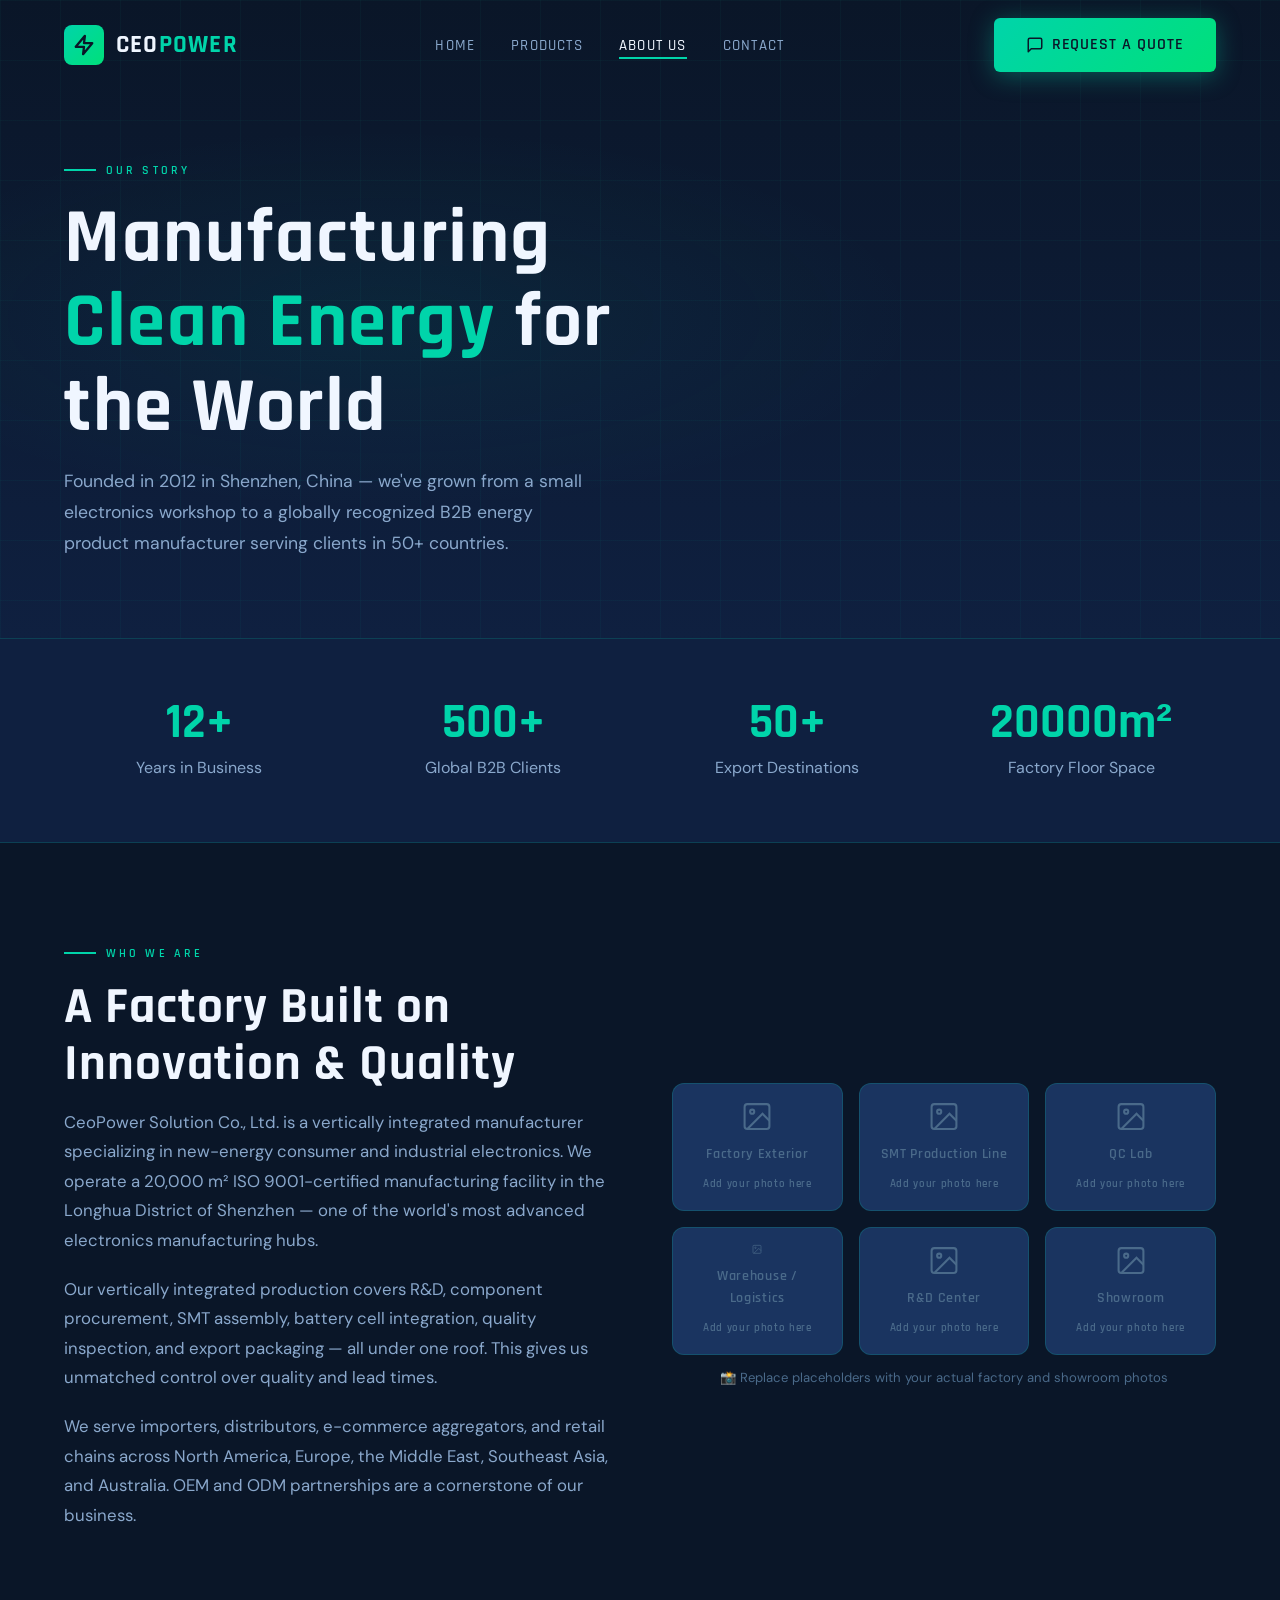
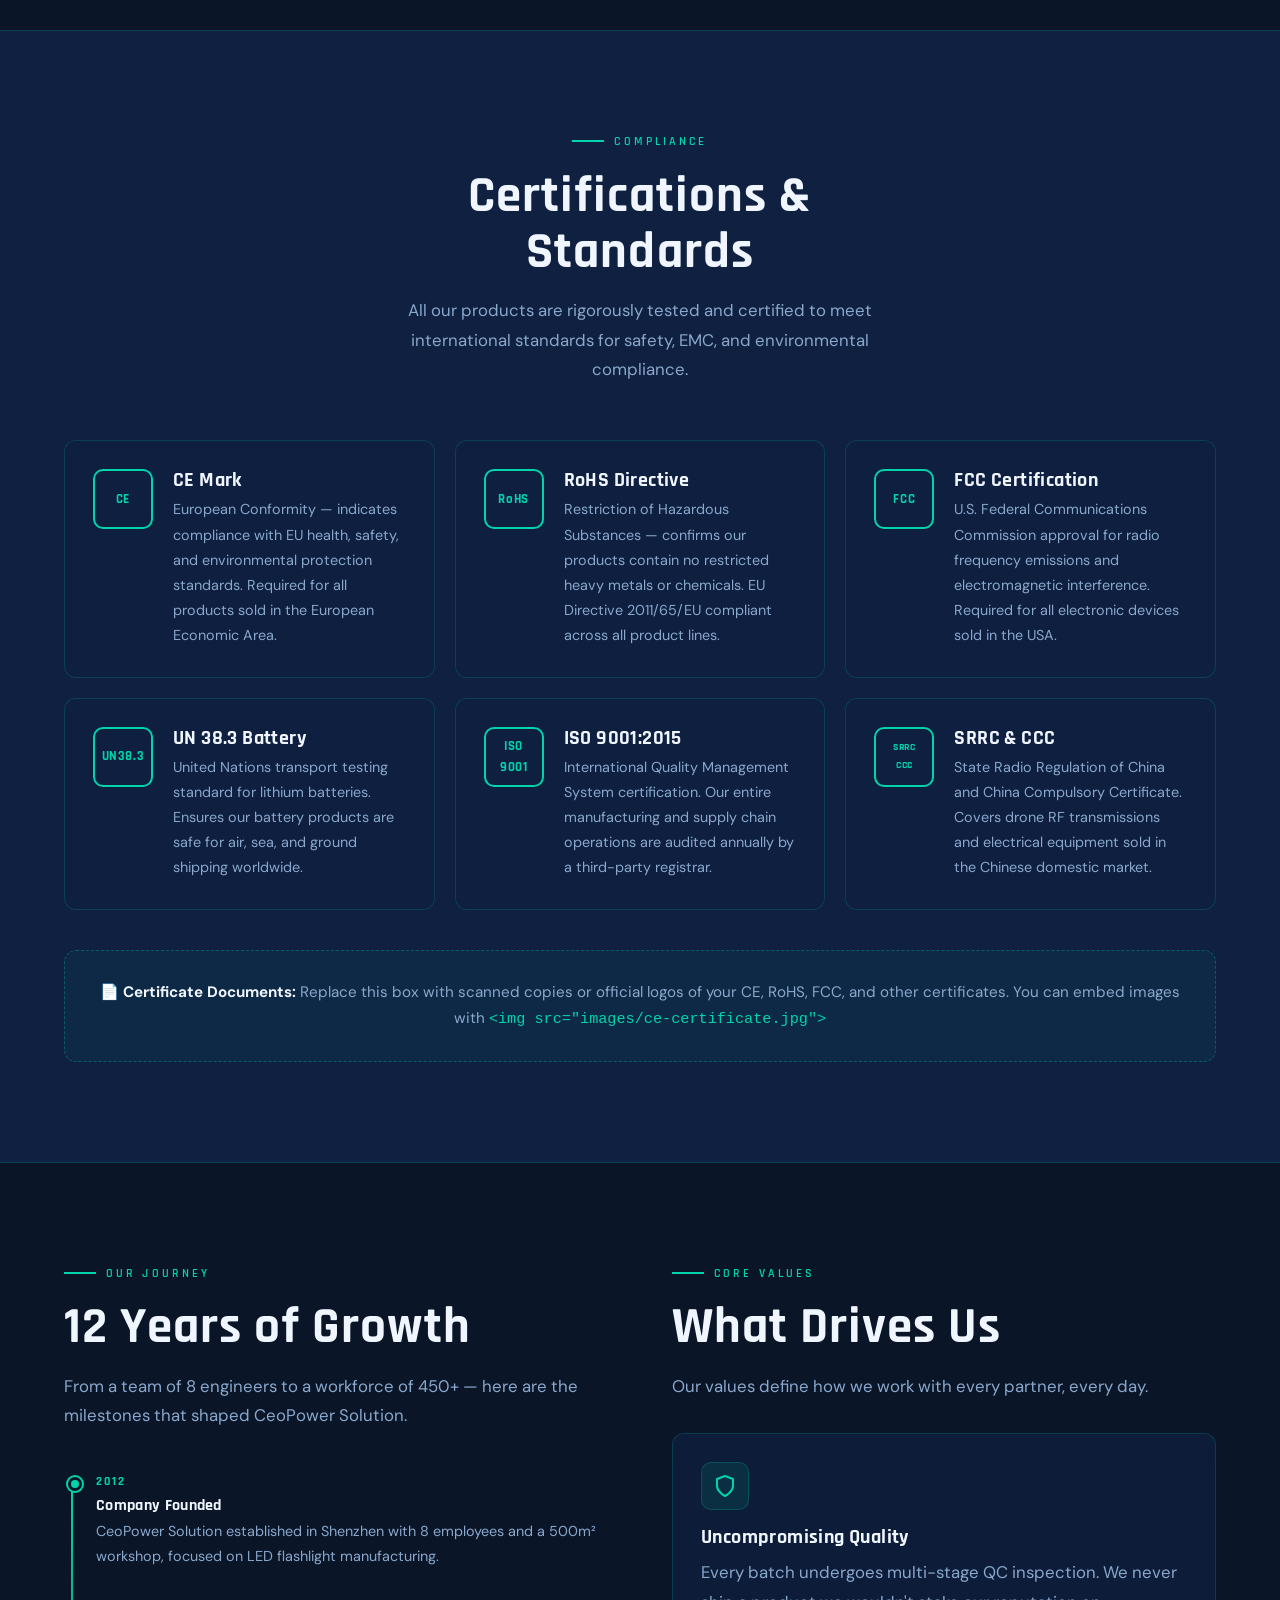
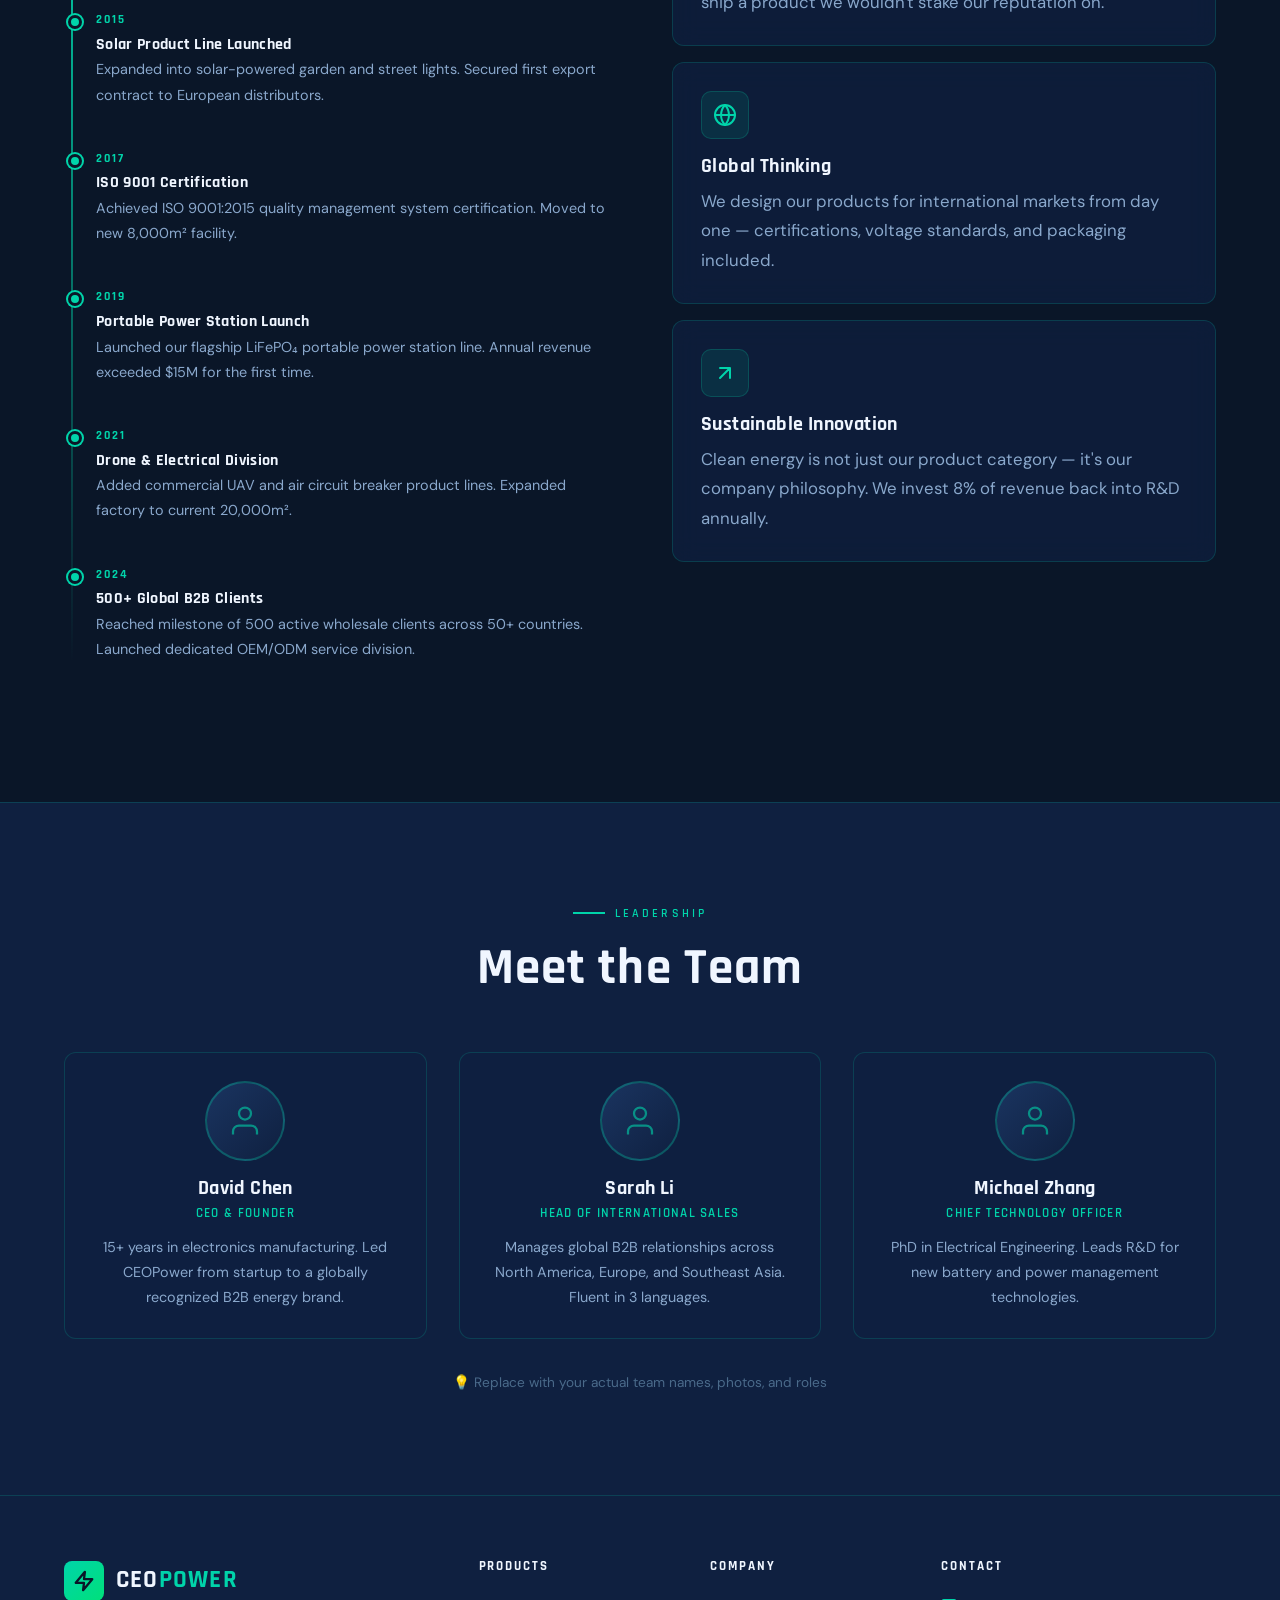
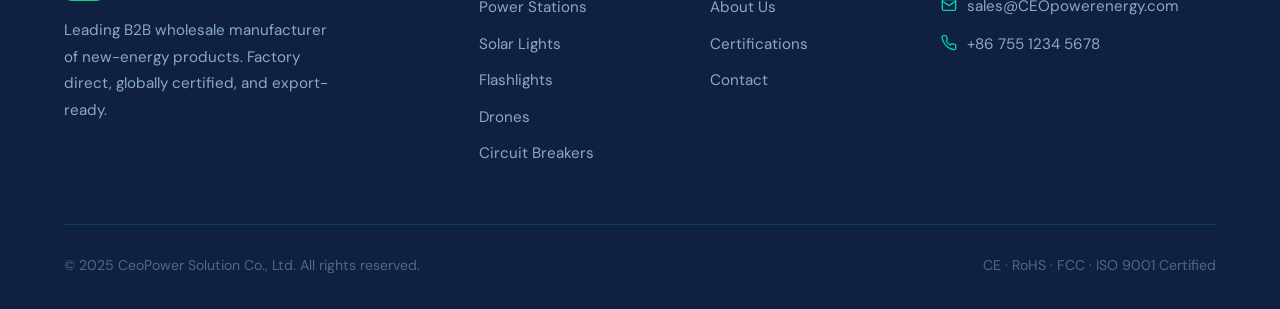
<file: about.html>
<!DOCTYPE html>
<html lang="en">
<head>
  <meta charset="UTF-8" />
  <meta name="viewport" content="width=device-width, initial-scale=1.0" />
  <title>About Us — CeoPower Solution</title>
  <meta name="description" content="Learn about CeoPower Solution — a 12-year-old B2B clean energy manufacturer in Shenzhen, China. CE, RoHS, ISO 9001 certified." />
  <link rel="stylesheet" href="css/style.css" />
  <style>
    .timeline { position: relative; padding-left: 32px; }
    .timeline::before {
      content: '';
      position: absolute;
      left: 7px; top: 8px; bottom: 0;
      width: 2px;
      background: linear-gradient(180deg, var(--teal), transparent);
    }
    .timeline-item { position: relative; margin-bottom: 40px; }
    .timeline-item::before {
      content: '';
      position: absolute;
      left: -28px; top: 6px;
      width: 14px; height: 14px;
      border-radius: 50%;
      background: var(--teal);
      border: 3px solid var(--navy);
      box-shadow: 0 0 0 2px var(--teal);
    }
    .timeline-year {
      font-family: var(--font-head);
      font-size: 0.78rem;
      font-weight: 700;
      letter-spacing: 0.15em;
      color: var(--teal);
      text-transform: uppercase;
      margin-bottom: 6px;
    }
    .timeline-item h4 { color: var(--text-white); margin-bottom: 4px; font-size: 1rem; }
    .timeline-item p { font-size: 0.9rem; }

    /* Values */
    .value-card {
      padding: 28px;
      border-radius: var(--radius);
      border: 1px solid var(--border);
      background: var(--glass);
      backdrop-filter: blur(12px);
      transition: var(--transition);
    }
    .value-card:hover { border-color: rgba(0,212,170,0.4); transform: translateY(-4px); }
    .value-icon {
      width: 48px; height: 48px;
      border-radius: 10px;
      background: rgba(0,212,170,0.1);
      border: 1px solid rgba(0,212,170,0.2);
      display: flex; align-items: center; justify-content: center;
      margin-bottom: 16px;
    }
    .value-icon svg { width: 24px; height: 24px; color: var(--teal); }
    .value-card h4 { color: var(--text-white); margin-bottom: 10px; }

    /* Team */
    .team-card {
      background: var(--glass);
      border: 1px solid var(--border);
      border-radius: var(--radius);
      padding: 28px;
      text-align: center;
      transition: var(--transition);
    }
    .team-card:hover { border-color: rgba(0,212,170,0.35); transform: translateY(-3px); }
    .team-avatar {
      width: 80px; height: 80px;
      border-radius: 50%;
      background: linear-gradient(135deg, var(--navy-light), var(--navy-mid));
      border: 2px solid rgba(0,212,170,0.3);
      display: flex; align-items: center; justify-content: center;
      margin: 0 auto 16px;
    }
    .team-avatar svg { width: 36px; height: 36px; color: var(--teal); opacity: 0.6; }
    .team-card h4 { color: var(--text-white); margin-bottom: 4px; }
    .team-role { color: var(--teal); font-family: var(--font-head); font-size: 0.82rem; font-weight: 600; letter-spacing: 0.1em; text-transform: uppercase; margin-bottom: 10px; }
    .team-card p { font-size: 0.9rem; }

    /* Cert display */
    .cert-grid { display: grid; grid-template-columns: repeat(3, 1fr); gap: 20px; }

    @media (max-width: 768px) {
      .cert-grid { grid-template-columns: 1fr 1fr; }
    }
    @media (max-width: 480px) {
      .cert-grid { grid-template-columns: 1fr; }
    }
  </style>
</head>
<body>

<!-- NAVBAR -->
<nav class="navbar">
  <div class="nav-inner">
    <a href="index.html" class="nav-logo">
      <div class="logo-icon">
        <svg viewBox="0 0 24 24" fill="none" stroke="currentColor" stroke-width="2.5" stroke-linecap="round" stroke-linejoin="round"><polygon points="13 2 3 14 12 14 11 22 21 10 12 10 13 2"></polygon></svg>
      </div>
      <span>CEO<em>POWER</em></span>
    </a>
    <ul class="nav-links">
      <li><a href="index.html">Home</a></li>
      <li><a href="products.html">Products</a></li>
      <li><a href="about.html" class="active">About Us</a></li>
      <li><a href="contact.html">Contact</a></li>
    </ul>
    <a href="#" class="btn btn-primary nav-cta" data-modal="quote">
      <svg viewBox="0 0 24 24" fill="none" stroke="currentColor" stroke-width="2" stroke-linecap="round" stroke-linejoin="round"><path d="M21 15a2 2 0 0 1-2 2H7l-4 4V5a2 2 0 0 1 2-2h14a2 2 0 0 1 2 2z"></path></svg>
      Request a Quote
    </a>
    <button class="hamburger" aria-label="Menu"><span></span><span></span><span></span></button>
  </div>
</nav>

<!-- PAGE HERO -->
<section class="page-hero">
  <div class="page-hero-bg"></div>
  <div class="container page-hero-content">
    <div class="section-label animate-in">Our Story</div>
    <h1 class="animate-in" style="max-width:640px;">Manufacturing <span style="color:var(--teal)">Clean Energy</span> for the World</h1>
    <p class="animate-in" style="max-width:520px; font-size:1.1rem; margin-top:16px;">Founded in 2012 in Shenzhen, China — we've grown from a small electronics workshop to a globally recognized B2B energy product manufacturer serving clients in 50+ countries.</p>
  </div>
</section>

<!-- OVERVIEW STATS -->
<section class="section-sm" style="background:var(--navy-mid); border-top:1px solid var(--border); border-bottom:1px solid var(--border);">
  <div class="container">
    <div class="grid-4">
      <div style="text-align:center;" class="animate-in">
        <div style="font-family:var(--font-head); font-size:3rem; font-weight:700; color:var(--teal); line-height:1;"><span data-counter="12" data-suffix="">0</span>+</div>
        <div style="color:var(--text-muted); margin-top:8px;">Years in Business</div>
      </div>
      <div style="text-align:center;" class="animate-in">
        <div style="font-family:var(--font-head); font-size:3rem; font-weight:700; color:var(--teal); line-height:1;"><span data-counter="500" data-suffix="">0</span>+</div>
        <div style="color:var(--text-muted); margin-top:8px;">Global B2B Clients</div>
      </div>
      <div style="text-align:center;" class="animate-in">
        <div style="font-family:var(--font-head); font-size:3rem; font-weight:700; color:var(--teal); line-height:1;"><span data-counter="50" data-suffix="">0</span>+</div>
        <div style="color:var(--text-muted); margin-top:8px;">Export Destinations</div>
      </div>
      <div style="text-align:center;" class="animate-in">
        <div style="font-family:var(--font-head); font-size:3rem; font-weight:700; color:var(--teal); line-height:1;"><span data-counter="20000" data-suffix="">0</span>m²</div>
        <div style="color:var(--text-muted); margin-top:8px;">Factory Floor Space</div>
      </div>
    </div>
  </div>
</section>

<!-- ABOUT STORY -->
<section class="section">
  <div class="container">
    <div class="grid-2" style="align-items:center; gap:64px;">
      <div class="animate-in">
        <div class="section-label">Who We Are</div>
        <h2 class="section-title">A Factory Built on Innovation &amp; Quality</h2>
        <p style="margin-bottom:20px;">CeoPower Solution Co., Ltd. is a vertically integrated manufacturer specializing in new-energy consumer and industrial electronics. We operate a 20,000 m² ISO 9001-certified manufacturing facility in the Longhua District of Shenzhen — one of the world's most advanced electronics manufacturing hubs.</p>
        <p style="margin-bottom:20px;">Our vertically integrated production covers R&amp;D, component procurement, SMT assembly, battery cell integration, quality inspection, and export packaging — all under one roof. This gives us unmatched control over quality and lead times.</p>
        <p>We serve importers, distributors, e-commerce aggregators, and retail chains across North America, Europe, the Middle East, Southeast Asia, and Australia. OEM and ODM partnerships are a cornerstone of our business.</p>
      </div>
      <div class="animate-in">
        <!-- Factory Photos Grid -->
        <div class="photo-grid">
          <div class="photo-slot">
            <svg viewBox="0 0 24 24" fill="none" stroke="currentColor" stroke-width="1.5"><rect x="3" y="3" width="18" height="18" rx="2"/><circle cx="8.5" cy="8.5" r="1.5"/><polyline points="21 15 16 10 5 21"/></svg>
            Factory Exterior<br/><span style="font-size:0.7rem;color:var(--text-dim)">Add your photo here</span>
          </div>
          <div class="photo-slot">
            <svg viewBox="0 0 24 24" fill="none" stroke="currentColor" stroke-width="1.5"><rect x="3" y="3" width="18" height="18" rx="2"/><circle cx="8.5" cy="8.5" r="1.5"/><polyline points="21 15 16 10 5 21"/></svg>
            SMT Production Line<br/><span style="font-size:0.7rem;color:var(--text-dim)">Add your photo here</span>
          </div>
          <div class="photo-slot">
            <svg viewBox="0 0 24 24" fill="none" stroke="currentColor" stroke-width="1.5"><rect x="3" y="3" width="18" height="18" rx="2"/><circle cx="8.5" cy="8.5" r="1.5"/><polyline points="21 15 16 10 5 21"/></svg>
            QC Lab<br/><span style="font-size:0.7rem;color:var(--text-dim)">Add your photo here</span>
          </div>
          <div class="photo-slot">
            <svg viewBox="0 0 24 24" fill="none" stroke="currentColor" stroke-width="1.5"><rect x="3" y="3" width="18" height="18" rx="2"/><circle cx="8.5" cy="8.5" r="1.5"/><polyline points="21 15 16 10 5 21"/></svg>
            Warehouse / Logistics<br/><span style="font-size:0.7rem;color:var(--text-dim)">Add your photo here</span>
          </div>
          <div class="photo-slot">
            <svg viewBox="0 0 24 24" fill="none" stroke="currentColor" stroke-width="1.5"><rect x="3" y="3" width="18" height="18" rx="2"/><circle cx="8.5" cy="8.5" r="1.5"/><polyline points="21 15 16 10 5 21"/></svg>
            R&amp;D Center<br/><span style="font-size:0.7rem;color:var(--text-dim)">Add your photo here</span>
          </div>
          <div class="photo-slot">
            <svg viewBox="0 0 24 24" fill="none" stroke="currentColor" stroke-width="1.5"><rect x="3" y="3" width="18" height="18" rx="2"/><circle cx="8.5" cy="8.5" r="1.5"/><polyline points="21 15 16 10 5 21"/></svg>
            Showroom<br/><span style="font-size:0.7rem;color:var(--text-dim)">Add your photo here</span>
          </div>
        </div>
        <p style="font-size:0.82rem; color:var(--text-dim); text-align:center; margin-top:12px;">📸 Replace placeholders with your actual factory and showroom photos</p>
      </div>
    </div>
  </div>
</section>

<!-- CERTIFICATIONS -->
<section class="section" id="certifications" style="background:var(--navy-mid); border-top:1px solid var(--border); border-bottom:1px solid var(--border);">
  <div class="container">
    <div style="text-align:center; max-width:540px; margin:0 auto 56px;">
      <div class="section-label animate-in" style="justify-content:center;">Compliance</div>
      <h2 class="section-title animate-in">Certifications &amp; Standards</h2>
      <p class="animate-in">All our products are rigorously tested and certified to meet international standards for safety, EMC, and environmental compliance.</p>
    </div>
    <div class="cert-grid">
      <div class="cert-card animate-in">
        <div class="cert-card-badge">CE</div>
        <div class="cert-card-info">
          <h4>CE Mark</h4>
          <p>European Conformity — indicates compliance with EU health, safety, and environmental protection standards. Required for all products sold in the European Economic Area.</p>
        </div>
      </div>
      <div class="cert-card animate-in">
        <div class="cert-card-badge">RoHS</div>
        <div class="cert-card-info">
          <h4>RoHS Directive</h4>
          <p>Restriction of Hazardous Substances — confirms our products contain no restricted heavy metals or chemicals. EU Directive 2011/65/EU compliant across all product lines.</p>
        </div>
      </div>
      <div class="cert-card animate-in">
        <div class="cert-card-badge">FCC</div>
        <div class="cert-card-info">
          <h4>FCC Certification</h4>
          <p>U.S. Federal Communications Commission approval for radio frequency emissions and electromagnetic interference. Required for all electronic devices sold in the USA.</p>
        </div>
      </div>
      <div class="cert-card animate-in">
        <div class="cert-card-badge">UN38.3</div>
        <div class="cert-card-info">
          <h4>UN 38.3 Battery</h4>
          <p>United Nations transport testing standard for lithium batteries. Ensures our battery products are safe for air, sea, and ground shipping worldwide.</p>
        </div>
      </div>
      <div class="cert-card animate-in">
        <div class="cert-card-badge">ISO<br/>9001</div>
        <div class="cert-card-info">
          <h4>ISO 9001:2015</h4>
          <p>International Quality Management System certification. Our entire manufacturing and supply chain operations are audited annually by a third-party registrar.</p>
        </div>
      </div>
      <div class="cert-card animate-in">
        <div class="cert-card-badge" style="font-size:0.65rem;">SRRC<br/>CCC</div>
        <div class="cert-card-info">
          <h4>SRRC &amp; CCC</h4>
          <p>State Radio Regulation of China and China Compulsory Certificate. Covers drone RF transmissions and electrical equipment sold in the Chinese domestic market.</p>
        </div>
      </div>
    </div>
    <div style="margin-top: 40px; padding: 28px; background: rgba(0,212,170,0.05); border: 1px dashed rgba(0,212,170,0.3); border-radius: var(--radius); text-align: center;">
      <p style="margin:0; font-size:0.95rem;"><strong style="color:var(--text-white);">📄 Certificate Documents:</strong> Replace this box with scanned copies or official logos of your CE, RoHS, FCC, and other certificates. You can embed images with <code style="color:var(--teal);">&lt;img src="images/ce-certificate.jpg"&gt;</code></p>
    </div>
  </div>
</section>

<!-- COMPANY HISTORY / TIMELINE -->
<section class="section">
  <div class="container">
    <div class="grid-2" style="gap:64px; align-items:start;">
      <div class="animate-in">
        <div class="section-label">Our Journey</div>
        <h2 class="section-title">12 Years of Growth</h2>
        <p style="margin-bottom:40px;">From a team of 8 engineers to a workforce of 450+ — here are the milestones that shaped CeoPower Solution.</p>
        <div class="timeline">
          <div class="timeline-item">
            <div class="timeline-year">2012</div>
            <h4>Company Founded</h4>
            <p>CeoPower Solution established in Shenzhen with 8 employees and a 500m² workshop, focused on LED flashlight manufacturing.</p>
          </div>
          <div class="timeline-item">
            <div class="timeline-year">2015</div>
            <h4>Solar Product Line Launched</h4>
            <p>Expanded into solar-powered garden and street lights. Secured first export contract to European distributors.</p>
          </div>
          <div class="timeline-item">
            <div class="timeline-year">2017</div>
            <h4>ISO 9001 Certification</h4>
            <p>Achieved ISO 9001:2015 quality management system certification. Moved to new 8,000m² facility.</p>
          </div>
          <div class="timeline-item">
            <div class="timeline-year">2019</div>
            <h4>Portable Power Station Launch</h4>
            <p>Launched our flagship LiFePO₄ portable power station line. Annual revenue exceeded $15M for the first time.</p>
          </div>
          <div class="timeline-item">
            <div class="timeline-year">2021</div>
            <h4>Drone &amp; Electrical Division</h4>
            <p>Added commercial UAV and air circuit breaker product lines. Expanded factory to current 20,000m².</p>
          </div>
          <div class="timeline-item">
            <div class="timeline-year">2024</div>
            <h4>500+ Global B2B Clients</h4>
            <p>Reached milestone of 500 active wholesale clients across 50+ countries. Launched dedicated OEM/ODM service division.</p>
          </div>
        </div>
      </div>
      <div class="animate-in">
        <div class="section-label">Core Values</div>
        <h2 class="section-title">What Drives Us</h2>
        <p style="margin-bottom:32px;">Our values define how we work with every partner, every day.</p>
        <div style="display:flex; flex-direction:column; gap:16px;">
          <div class="value-card">
            <div class="value-icon"><svg viewBox="0 0 24 24" fill="none" stroke="currentColor" stroke-width="2" stroke-linecap="round" stroke-linejoin="round"><path d="M12 22s8-4 8-10V5l-8-3-8 3v7c0 6 8 10 8 10z"/></svg></div>
            <h4>Uncompromising Quality</h4>
            <p>Every batch undergoes multi-stage QC inspection. We never ship a product we wouldn't stake our reputation on.</p>
          </div>
          <div class="value-card">
            <div class="value-icon"><svg viewBox="0 0 24 24" fill="none" stroke="currentColor" stroke-width="2" stroke-linecap="round" stroke-linejoin="round"><circle cx="12" cy="12" r="10"/><line x1="2" y1="12" x2="22" y2="12"/><path d="M12 2a15.3 15.3 0 0 1 4 10 15.3 15.3 0 0 1-4 10 15.3 15.3 0 0 1-4-10 15.3 15.3 0 0 1 4-10z"/></svg></div>
            <h4>Global Thinking</h4>
            <p>We design our products for international markets from day one — certifications, voltage standards, and packaging included.</p>
          </div>
          <div class="value-card">
            <div class="value-icon"><svg viewBox="0 0 24 24" fill="none" stroke="currentColor" stroke-width="2" stroke-linecap="round" stroke-linejoin="round"><path d="M7 17l9.2-9.2M17 17V7H7"/></svg></div>
            <h4>Sustainable Innovation</h4>
            <p>Clean energy is not just our product category — it's our company philosophy. We invest 8% of revenue back into R&amp;D annually.</p>
          </div>
        </div>
      </div>
    </div>
  </div>
</section>

<!-- TEAM -->
<section class="section" style="background:var(--navy-mid); border-top:1px solid var(--border);">
  <div class="container">
    <div style="text-align:center; max-width:500px; margin:0 auto 56px;">
      <div class="section-label animate-in" style="justify-content:center;">Leadership</div>
      <h2 class="section-title animate-in">Meet the Team</h2>
    </div>
    <div class="grid-3">
      <div class="team-card animate-in">
        <div class="team-avatar"><svg viewBox="0 0 24 24" fill="none" stroke="currentColor" stroke-width="1.5"><path d="M20 21v-2a4 4 0 0 0-4-4H8a4 4 0 0 0-4 4v2"/><circle cx="12" cy="7" r="4"/></svg></div>
        <h4>David Chen</h4>
        <div class="team-role">CEO &amp; Founder</div>
        <p>15+ years in electronics manufacturing. Led CEOPower from startup to a globally recognized B2B energy brand.</p>
      </div>
      <div class="team-card animate-in">
        <div class="team-avatar"><svg viewBox="0 0 24 24" fill="none" stroke="currentColor" stroke-width="1.5"><path d="M20 21v-2a4 4 0 0 0-4-4H8a4 4 0 0 0-4 4v2"/><circle cx="12" cy="7" r="4"/></svg></div>
        <h4>Sarah Li</h4>
        <div class="team-role">Head of International Sales</div>
        <p>Manages global B2B relationships across North America, Europe, and Southeast Asia. Fluent in 3 languages.</p>
      </div>
      <div class="team-card animate-in">
        <div class="team-avatar"><svg viewBox="0 0 24 24" fill="none" stroke="currentColor" stroke-width="1.5"><path d="M20 21v-2a4 4 0 0 0-4-4H8a4 4 0 0 0-4 4v2"/><circle cx="12" cy="7" r="4"/></svg></div>
        <h4>Michael Zhang</h4>
        <div class="team-role">Chief Technology Officer</div>
        <p>PhD in Electrical Engineering. Leads R&amp;D for new battery and power management technologies.</p>
      </div>
    </div>
    <p style="text-align:center; font-size:0.85rem; color:var(--text-dim); margin-top:32px;">💡 Replace with your actual team names, photos, and roles</p>
  </div>
</section>

<!-- FOOTER -->
<footer class="footer">
  <div class="container">
    <div class="footer-grid">
      <div class="footer-brand">
        <a href="index.html" class="nav-logo" style="display:inline-flex;">
          <div class="logo-icon"><svg viewBox="0 0 24 24" fill="none" stroke="currentColor" stroke-width="2.5" stroke-linecap="round" stroke-linejoin="round"><polygon points="13 2 3 14 12 14 11 22 21 10 12 10 13 2"></polygon></svg></div>
          <span>CEO<em>POWER</em></span>
        </a>
        <p>Leading B2B wholesale manufacturer of new-energy products. Factory direct, globally certified, and export-ready.</p>
      </div>
      <div class="footer-col"><h5>Products</h5><ul>
        <li><a href="products.html#power-station">Power Stations</a></li>
        <li><a href="products.html#solar-lights">Solar Lights</a></li>
        <li><a href="products.html#flashlights">Flashlights</a></li>
        <li><a href="products.html#drones">Drones</a></li>
        <li><a href="products.html#circuit-breakers">Circuit Breakers</a></li>
      </ul></div>
      <div class="footer-col"><h5>Company</h5><ul>
        <li><a href="about.html">About Us</a></li>
        <li><a href="about.html#certifications">Certifications</a></li>
        <li><a href="contact.html">Contact</a></li>
      </ul></div>
      <div class="footer-col"><h5>Contact</h5>
        <div class="footer-contact-item"><svg viewBox="0 0 24 24" fill="none" stroke="currentColor" stroke-width="2" stroke-linecap="round" stroke-linejoin="round"><path d="M4 4h16c1.1 0 2 .9 2 2v12c0 1.1-.9 2-2 2H4c-1.1 0-2-.9-2-2V6c0-1.1.9-2 2-2z"/><polyline points="22,6 12,13 2,6"/></svg>sales@CEOpowerenergy.com</div>
        <div class="footer-contact-item"><svg viewBox="0 0 24 24" fill="none" stroke="currentColor" stroke-width="2" stroke-linecap="round" stroke-linejoin="round"><path d="M22 16.92v3a2 2 0 0 1-2.18 2 19.79 19.79 0 0 1-8.63-3.07A19.5 19.5 0 0 1 4.69 12 19.79 19.79 0 0 1 1.57 3.45 2 2 0 0 1 3.54 1h3a2 2 0 0 1 2 1.72 12.84 12.84 0 0 0 .7 2.81 2 2 0 0 1-.45 2.11L7.91 9a16 16 0 0 0 6 6l1.27-1.27a2 2 0 0 1 2.11-.45 12.84 12.84 0 0 0 2.81.7A2 2 0 0 1 22 16.92z"/></svg>+86 755 1234 5678</div>
      </div>
    </div>
    <div class="footer-bottom">
      <p style="color:var(--text-dim);">© 2025 CeoPower Solution Co., Ltd. All rights reserved.</p>
      <p style="color:var(--text-dim);">CE · RoHS · FCC · ISO 9001 Certified</p>
    </div>
  </div>
</footer>

<!-- QUOTE MODAL -->
<div class="modal-overlay" id="quoteModal">
  <div class="modal">
    <button class="modal-close" aria-label="Close">✕</button>
    <div class="section-label" style="margin-bottom:12px;">B2B Inquiry</div>
    <h3>Request a Quote</h3>
    <p>Fill in your requirements and our sales team will respond within 24 hours.</p>
    <form data-ajax data-success="Quote request sent! We'll contact you within 24 hours.">
      <div class="form-row">
        <div class="form-group"><label>Full Name *</label><input type="text" placeholder="John Smith" required /></div>
        <div class="form-group"><label>Company Name *</label><input type="text" placeholder="Your Company Ltd." required /></div>
      </div>
      <div class="form-row">
        <div class="form-group"><label>Email Address *</label><input type="email" placeholder="john@company.com" required /></div>
        <div class="form-group"><label>Phone / WhatsApp</label><input type="tel" placeholder="+1 555 000 0000" /></div>
      </div>
      <div class="form-group"><label>Product of Interest</label>
        <select id="modalProduct"><option value="">— Select Product —</option><option>Portable Power Station</option><option>Solar Lights</option><option>Outdoor Flashlights</option><option>Commercial Drones</option><option>Air Circuit Breakers</option><option>Multiple Products</option></select>
      </div>
      <div class="form-row">
        <div class="form-group"><label>Estimated Quantity</label><input type="text" placeholder="e.g. 500 units" /></div>
        <div class="form-group"><label>Destination Country</label><input type="text" placeholder="e.g. United States" /></div>
      </div>
      <div class="form-group"><label>Additional Requirements</label><textarea placeholder="Describe your requirements..." rows="3"></textarea></div>
      <button type="submit" class="btn btn-primary" style="width:100%;justify-content:center;padding:16px;">Submit Inquiry</button>
    </form>
  </div>
</div>

<script src="js/main.js"></script>
</body>
</html>
</file>
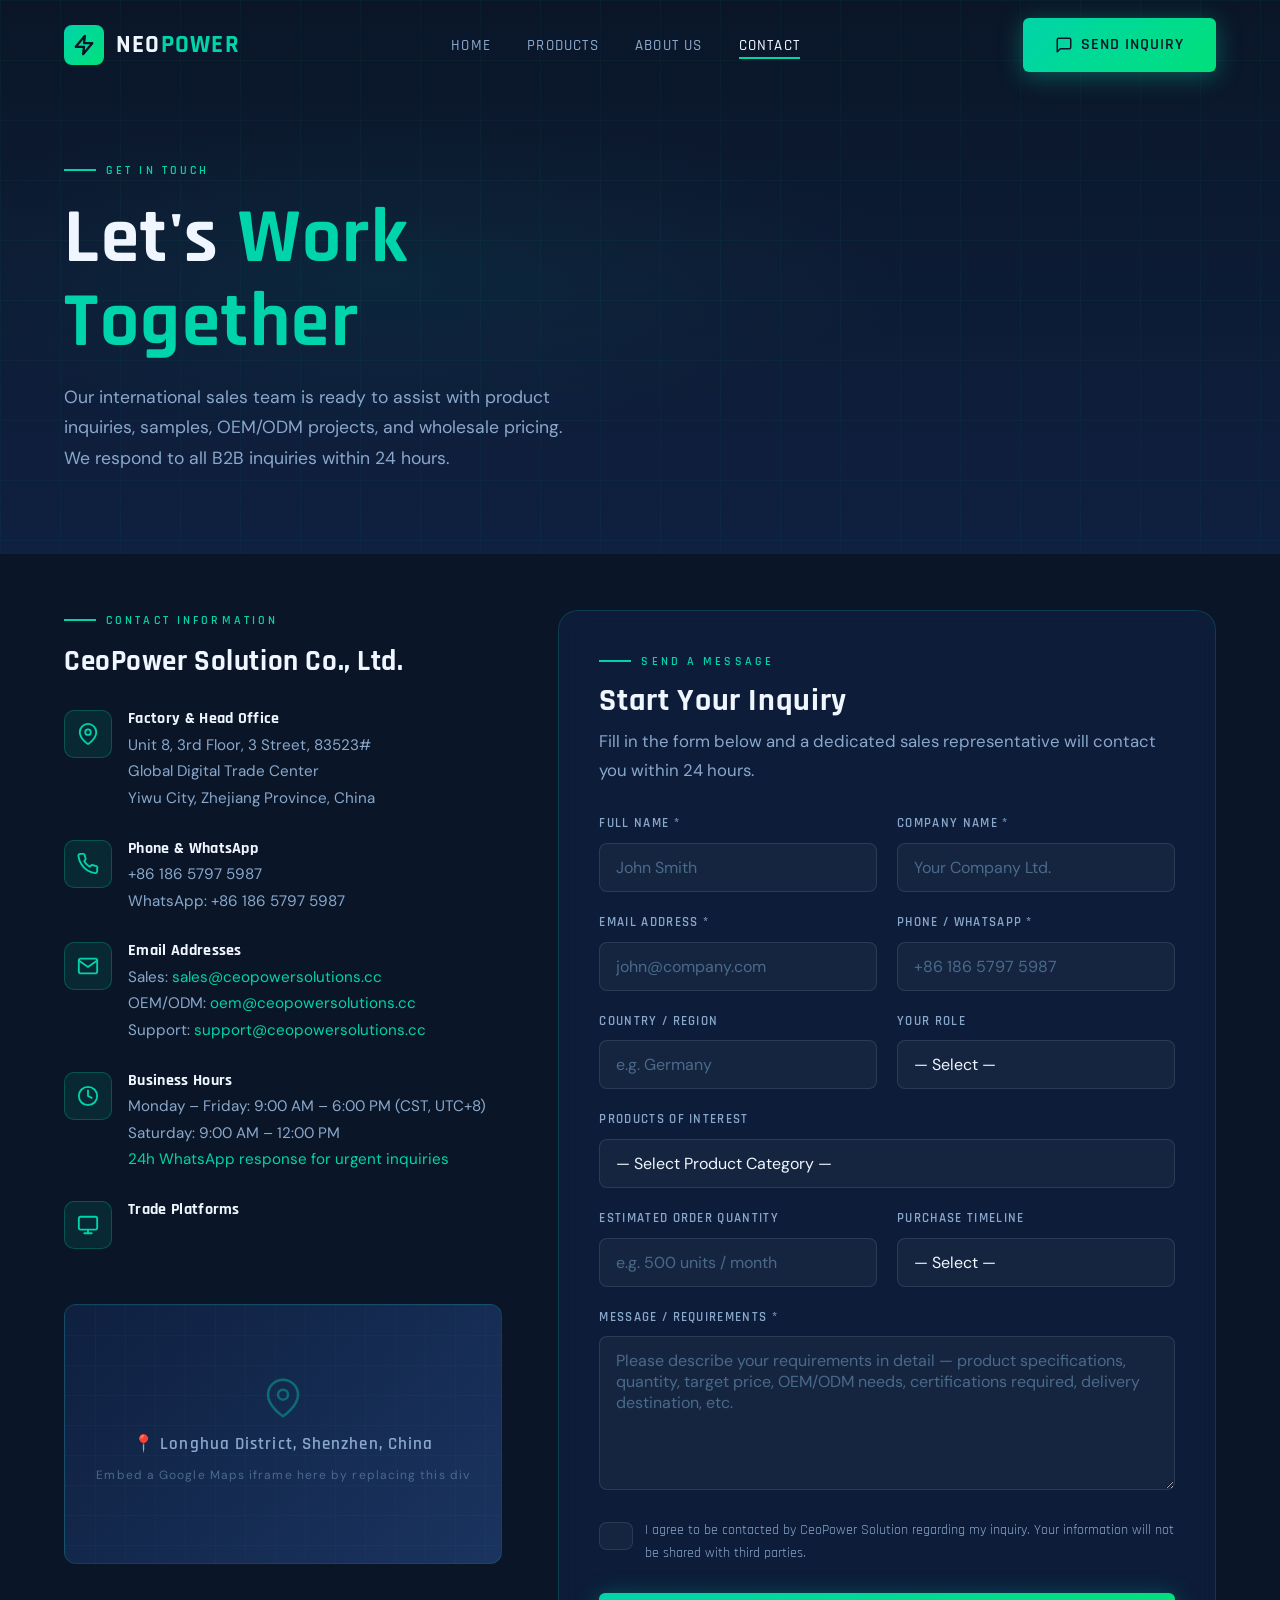
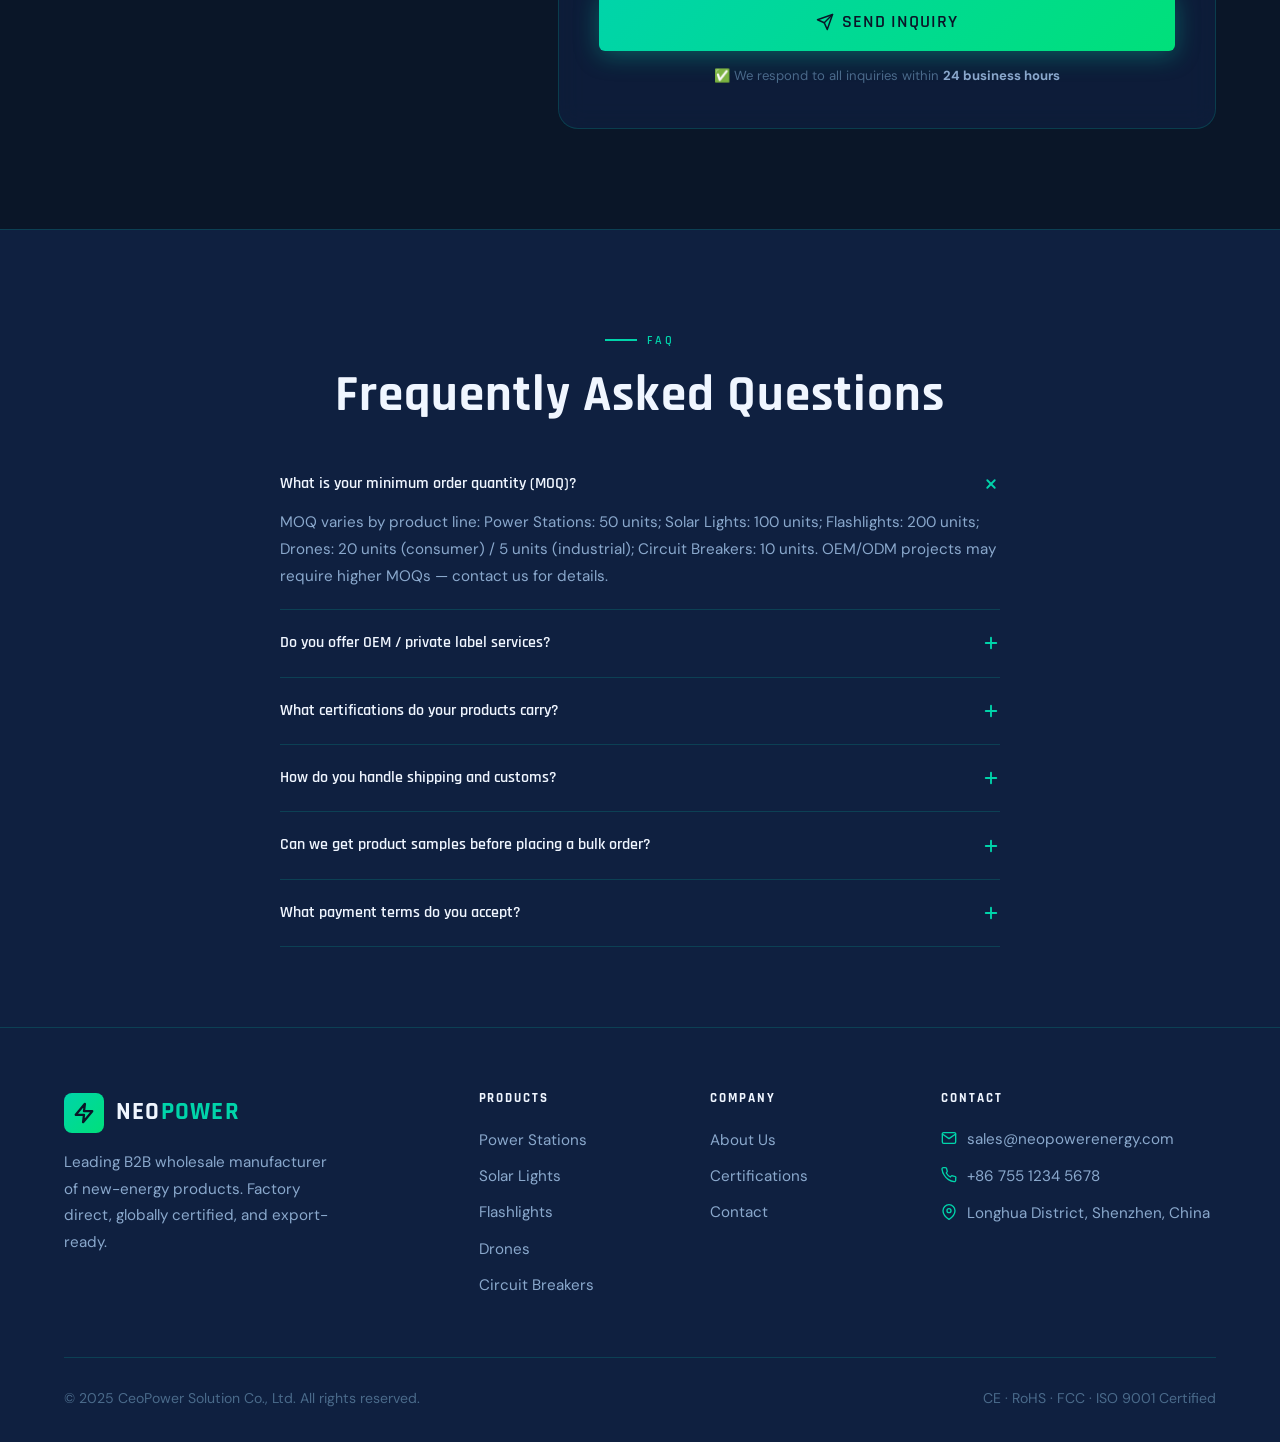
<file: contact.html>
<!DOCTYPE html>
<html lang="en">
<head>
  <meta charset="UTF-8" />
  <meta name="viewport" content="width=device-width, initial-scale=1.0" />
  <title>Contact Us — CeoPower Solution</title>
  <meta name="description" content="Contact CeoPower Solution for B2B wholesale inquiries, OEM/ODM services, and product samples. Based in Shenzhen, China." />
  <link rel="stylesheet" href="css/style.css" />
  <style>
    /* Contact form layout */
    .contact-layout { display: grid; grid-template-columns: 1fr 1.5fr; gap: 56px; align-items: start; }

    /* Map placeholder */
    .map-placeholder {
      height: 260px;
      background: linear-gradient(135deg, var(--navy-mid), var(--navy-light));
      border: 1px solid var(--border);
      border-radius: var(--radius);
      display: flex;
      flex-direction: column;
      align-items: center;
      justify-content: center;
      gap: 12px;
      color: var(--text-dim);
      font-family: var(--font-head);
      font-size: 0.85rem;
      font-weight: 600;
      letter-spacing: 0.08em;
      text-align: center;
      padding: 24px;
      position: relative;
      overflow: hidden;
    }
    .map-placeholder::before {
      content: '';
      position: absolute;
      inset: 0;
      background-image:
        linear-gradient(rgba(0,212,170,0.04) 1px, transparent 1px),
        linear-gradient(90deg, rgba(0,212,170,0.04) 1px, transparent 1px);
      background-size: 30px 30px;
    }
    .map-placeholder svg { width: 40px; height: 40px; color: var(--teal); opacity: 0.4; position: relative; z-index: 1; }
    .map-placeholder p { position: relative; z-index: 1; }

    /* FAQ */
    .faq-item {
      border-bottom: 1px solid var(--border);
      padding: 20px 0;
    }
    .faq-item:first-child { padding-top: 0; }
    .faq-q {
      font-family: var(--font-head);
      font-size: 1rem;
      font-weight: 600;
      color: var(--text-white);
      cursor: pointer;
      display: flex;
      justify-content: space-between;
      align-items: center;
      gap: 16px;
    }
    .faq-q svg {
      width: 18px; height: 18px;
      color: var(--teal);
      flex-shrink: 0;
      transition: transform 0.3s ease;
    }
    .faq-item.open .faq-q svg { transform: rotate(45deg); }
    .faq-a {
      max-height: 0;
      overflow: hidden;
      transition: max-height 0.35s ease;
    }
    .faq-a p {
      font-size: 0.95rem;
      padding-top: 12px;
    }
    .faq-item.open .faq-a { max-height: 200px; }

    /* Social icons */
    .social-links { display: flex; gap: 12px; margin-top: 24px; }
    .social-link {
      width: 42px; height: 42px;
      border-radius: 8px;
      background: rgba(255,255,255,0.05);
      border: 1px solid var(--border);
      display: flex; align-items: center; justify-content: center;
      color: var(--text-muted);
      transition: var(--transition);
      font-family: var(--font-head);
      font-size: 0.78rem;
      font-weight: 700;
      letter-spacing: 0.05em;
    }
    .social-link:hover { background: rgba(0,212,170,0.1); border-color: rgba(0,212,170,0.4); color: var(--teal); }
    .social-link svg { width: 18px; height: 18px; }

    /* Contact form card */
    .contact-form-card {
      background: var(--glass);
      border: 1px solid var(--border);
      border-radius: var(--radius-lg);
      padding: 40px;
      backdrop-filter: blur(12px);
    }

    @media (max-width: 900px) {
      .contact-layout { grid-template-columns: 1fr; }
    }
    @media (max-width: 480px) {
      .contact-form-card { padding: 24px 16px; }
    }
  </style>
</head>
<body>

<!-- NAVBAR -->
<nav class="navbar">
  <div class="nav-inner">
    <a href="index.html" class="nav-logo">
      <div class="logo-icon">
        <svg viewBox="0 0 24 24" fill="none" stroke="currentColor" stroke-width="2.5" stroke-linecap="round" stroke-linejoin="round"><polygon points="13 2 3 14 12 14 11 22 21 10 12 10 13 2"></polygon></svg>
      </div>
      <span>NEO<em>POWER</em></span>
    </a>
    <ul class="nav-links">
      <li><a href="index.html">Home</a></li>
      <li><a href="products.html">Products</a></li>
      <li><a href="about.html">About Us</a></li>
      <li><a href="contact.html" class="active">Contact</a></li>
    </ul>
    <a href="#contact-form" class="btn btn-primary nav-cta">
      <svg viewBox="0 0 24 24" fill="none" stroke="currentColor" stroke-width="2" stroke-linecap="round" stroke-linejoin="round"><path d="M21 15a2 2 0 0 1-2 2H7l-4 4V5a2 2 0 0 1 2-2h14a2 2 0 0 1 2 2z"></path></svg>
      Send Inquiry
    </a>
    <button class="hamburger" aria-label="Menu"><span></span><span></span><span></span></button>
  </div>
</nav>

<!-- PAGE HERO -->
<section class="page-hero">
  <div class="page-hero-bg"></div>
  <div class="container page-hero-content">
    <div class="section-label animate-in">Get In Touch</div>
    <h1 class="animate-in" style="max-width:600px;">Let's <span style="color:var(--teal)">Work Together</span></h1>
    <p class="animate-in" style="max-width:520px; font-size:1.1rem; margin-top:16px;">Our international sales team is ready to assist with product inquiries, samples, OEM/ODM projects, and wholesale pricing. We respond to all B2B inquiries within 24 hours.</p>
  </div>
</section>

<!-- CONTACT MAIN -->
<section class="section" style="padding-top:56px;">
  <div class="container">
    <div class="contact-layout">

      <!-- Left: Company Info -->
      <div class="animate-in">
        <div class="section-label">Contact Information</div>
        <h3 class="section-title" style="font-size:1.8rem; margin-bottom:32px;">CeoPower Solution Co., Ltd.</h3>

        <div class="contact-info-item">
          <div class="contact-icon">
            <svg viewBox="0 0 24 24" fill="none" stroke="currentColor" stroke-width="2" stroke-linecap="round" stroke-linejoin="round"><path d="M21 10c0 7-9 13-9 13s-9-6-9-13a9 9 0 0 1 18 0z"/><circle cx="12" cy="10" r="3"/></svg>
          </div>
          <div>
            <h4>Factory &amp; Head Office</h4>
            <p>Unit 8, 3rd Floor, 3 Street, 83523#<br/>Global Digital Trade Center<br/>Yiwu City, Zhejiang Province, China</p>
          </div>
        </div>

        <div class="contact-info-item">
          <div class="contact-icon">
            <svg viewBox="0 0 24 24" fill="none" stroke="currentColor" stroke-width="2" stroke-linecap="round" stroke-linejoin="round"><path d="M22 16.92v3a2 2 0 0 1-2.18 2 19.79 19.79 0 0 1-8.63-3.07A19.5 19.5 0 0 1 4.69 12 19.79 19.79 0 0 1 1.57 3.45 2 2 0 0 1 3.54 1h3a2 2 0 0 1 2 1.72 12.84 12.84 0 0 0 .7 2.81 2 2 0 0 1-.45 2.11L7.91 9a16 16 0 0 0 6 6l1.27-1.27a2 2 0 0 1 2.11-.45 12.84 12.84 0 0 0 2.81.7A2 2 0 0 1 22 16.92z"/></svg>
          </div>
          <div>
            <h4>Phone &amp; WhatsApp</h4>
            <p>+86 186 5797 5987<br/>WhatsApp: +86 186 5797 5987</p>
          </div>
        </div>

        <div class="contact-info-item">
          <div class="contact-icon">
            <svg viewBox="0 0 24 24" fill="none" stroke="currentColor" stroke-width="2" stroke-linecap="round" stroke-linejoin="round"><path d="M4 4h16c1.1 0 2 .9 2 2v12c0 1.1-.9 2-2 2H4c-1.1 0-2-.9-2-2V6c0-1.1.9-2 2-2z"/><polyline points="22,6 12,13 2,6"/></svg>
          </div>
          <div>
            <h4>Email Addresses</h4>
            <p>Sales: <a href="mailto:sales@neopowerenergy.com" style="color:var(--teal);">sales@ceopowersolutions.cc</a><br/>
               OEM/ODM: <a href="mailto:oem@neopowerenergy.com" style="color:var(--teal);">oem@ceopowersolutions.cc</a><br/>
               Support: <a href="mailto:support@neopowerenergy.com" style="color:var(--teal);">support@ceopowersolutions.cc</a></p>
          </div>
        </div>

        <div class="contact-info-item">
          <div class="contact-icon">
            <svg viewBox="0 0 24 24" fill="none" stroke="currentColor" stroke-width="2" stroke-linecap="round" stroke-linejoin="round"><circle cx="12" cy="12" r="10"/><polyline points="12 6 12 12 16 14"/></svg>
          </div>
          <div>
            <h4>Business Hours</h4>
            <p>Monday – Friday: 9:00 AM – 6:00 PM (CST, UTC+8)<br/>
               Saturday: 9:00 AM – 12:00 PM<br/>
               <span style="color:var(--teal);">24h WhatsApp response for urgent inquiries</span></p>
          </div>
        </div>

        <div class="contact-info-item">
          <div class="contact-icon">
            <svg viewBox="0 0 24 24" fill="none" stroke="currentColor" stroke-width="2" stroke-linecap="round" stroke-linejoin="round"><rect x="2" y="3" width="20" height="14" rx="2"/><line x1="8" y1="21" x2="16" y2="21"/><line x1="12" y1="17" x2="12" y2="21"/></svg>
          </div>
          <div>
            <h4>Trade Platforms</h4>
            <p><a href="#" style="color:var(--teal);"></a><br/>
               <a href="#" style="color:var(--teal);"></a><br/>
               <a href="#" style="color:var(--teal);"></a></p>
          </div>
        </div>

        <!-- Map placeholder -->
        <div class="map-placeholder">
          <svg viewBox="0 0 24 24" fill="none" stroke="currentColor" stroke-width="1.5"><path d="M21 10c0 7-9 13-9 13s-9-6-9-13a9 9 0 0 1 18 0z"/><circle cx="12" cy="10" r="3"/></svg>
          <p>📍 Longhua District, Shenzhen, China<br/><span style="font-size:0.75rem;font-weight:400;font-family:var(--font-body);color:var(--text-dim);">Embed a Google Maps iframe here by replacing this div</span></p>
        </div>

      </div>

      <!-- Right: Contact Form -->
      <div class="animate-in" id="contact-form">
        <div class="contact-form-card">
          <div class="section-label" style="margin-bottom:12px;">Send a Message</div>
          <h3 style="margin-bottom:8px;">Start Your Inquiry</h3>
          <p style="margin-bottom:28px;">Fill in the form below and a dedicated sales representative will contact you within 24 hours.</p>

          <form data-ajax data-success="Thank you! Your inquiry has been sent. We'll be in touch within 24 hours.">
            <div class="form-row">
              <div class="form-group">
                <label for="contactName">Full Name *</label>
                <input type="text" id="contactName" placeholder="John Smith" required />
              </div>
              <div class="form-group">
                <label for="contactCompany">Company Name *</label>
                <input type="text" id="contactCompany" placeholder="Your Company Ltd." required />
              </div>
            </div>

            <div class="form-row">
              <div class="form-group">
                <label for="contactEmail">Email Address *</label>
                <input type="email" id="contactEmail" placeholder="john@company.com" required />
              </div>
              <div class="form-group">
                <label for="contactPhone">Phone / WhatsApp *</label>
                <input type="tel" id="contactPhone" placeholder="+86 186 5797 5987" required />
              </div>
            </div>

            <div class="form-row">
              <div class="form-group">
                <label for="contactCountry">Country / Region</label>
                <input type="text" id="contactCountry" placeholder="e.g. Germany" />
              </div>
              <div class="form-group">
                <label for="contactRole">Your Role</label>
                <select id="contactRole">
                  <option value="">— Select —</option>
                  <option>Importer / Distributor</option>
                  <option>Retailer / E-commerce</option>
                  <option>OEM / Brand Owner</option>
                  <option>Project / Government</option>
                  <option>Wholesaler</option>
                  <option>Other</option>
                </select>
              </div>
            </div>

            <div class="form-group">
              <label for="contactProducts">Products of Interest</label>
              <select id="contactProducts">
                <option value="">— Select Product Category —</option>
                <option>Portable Power Station</option>
                <option>Solar Garden / Street Lights</option>
                <option>Outdoor Tactical Flashlights</option>
                <option>Commercial Drones / UAV</option>
                <option>Air Circuit Breakers</option>
                <option>Multiple Product Lines</option>
                <option>OEM / Private Label Services</option>
              </select>
            </div>

            <div class="form-row">
              <div class="form-group">
                <label for="contactQty">Estimated Order Quantity</label>
                <input type="text" id="contactQty" placeholder="e.g. 500 units / month" />
              </div>
              <div class="form-group">
                <label for="contactTimeline">Purchase Timeline</label>
                <select id="contactTimeline">
                  <option value="">— Select —</option>
                  <option>Immediate (within 1 month)</option>
                  <option>Short term (1–3 months)</option>
                  <option>Medium term (3–6 months)</option>
                  <option>Planning phase (6+ months)</option>
                </select>
              </div>
            </div>

            <div class="form-group">
              <label for="contactMsg">Message / Requirements *</label>
              <textarea id="contactMsg" placeholder="Please describe your requirements in detail — product specifications, quantity, target price, OEM/ODM needs, certifications required, delivery destination, etc." rows="6" required></textarea>
            </div>

            <div class="form-group" style="display:flex; align-items:flex-start; gap:12px;">
              <input type="checkbox" id="contactConsent" style="width:auto; margin-top:3px;" required />
              <label for="contactConsent" style="text-transform:none; letter-spacing:0; font-size:0.88rem; font-weight:400; color:var(--text-muted);">
                I agree to be contacted by CeoPower Solution regarding my inquiry. Your information will not be shared with third parties.
              </label>
            </div>

            <button type="submit" class="btn btn-primary btn-lg" style="width:100%; justify-content:center;">
              <svg viewBox="0 0 24 24" fill="none" stroke="currentColor" stroke-width="2" stroke-linecap="round" stroke-linejoin="round" style="width:18px;height:18px;"><line x1="22" y1="2" x2="11" y2="13"/><polygon points="22 2 15 22 11 13 2 9 22 2"/></svg>
              Send Inquiry
            </button>

            <p style="font-size:0.82rem; color:var(--text-dim); margin-top:14px; text-align:center;">
              ✅ We respond to all inquiries within <strong style="color:var(--text-muted)">24 business hours</strong>
            </p>
          </form>
        </div>
      </div>

    </div>
  </div>
</section>

<!-- FAQ -->
<section class="section" style="background:var(--navy-mid); border-top:1px solid var(--border); padding-bottom:80px;">
  <div class="container">
    <div style="max-width:720px; margin:0 auto;">
      <div style="text-align:center; margin-bottom:48px;">
        <div class="section-label animate-in" style="justify-content:center;">FAQ</div>
        <h2 class="section-title animate-in">Frequently Asked Questions</h2>
      </div>
      <div class="animate-in">
        <div class="faq-item open">
          <div class="faq-q">What is your minimum order quantity (MOQ)?
            <svg viewBox="0 0 24 24" fill="none" stroke="currentColor" stroke-width="2.5" stroke-linecap="round"><line x1="12" y1="5" x2="12" y2="19"/><line x1="5" y1="12" x2="19" y2="12"/></svg>
          </div>
          <div class="faq-a"><p>MOQ varies by product line: Power Stations: 50 units; Solar Lights: 100 units; Flashlights: 200 units; Drones: 20 units (consumer) / 5 units (industrial); Circuit Breakers: 10 units. OEM/ODM projects may require higher MOQs — contact us for details.</p></div>
        </div>
        <div class="faq-item">
          <div class="faq-q">Do you offer OEM / private label services?
            <svg viewBox="0 0 24 24" fill="none" stroke="currentColor" stroke-width="2.5" stroke-linecap="round"><line x1="12" y1="5" x2="12" y2="19"/><line x1="5" y1="12" x2="19" y2="12"/></svg>
          </div>
          <div class="faq-a"><p>Yes, OEM and ODM services are available for all product lines. We can customize logos, colors, packaging, product specifications, firmware, and more. A dedicated OEM project manager will be assigned to your account.</p></div>
        </div>
        <div class="faq-item">
          <div class="faq-q">What certifications do your products carry?
            <svg viewBox="0 0 24 24" fill="none" stroke="currentColor" stroke-width="2.5" stroke-linecap="round"><line x1="12" y1="5" x2="12" y2="19"/><line x1="5" y1="12" x2="19" y2="12"/></svg>
          </div>
          <div class="faq-a"><p>Our products carry CE, RoHS, FCC, UN38.3, and ISO 9001 certifications as standard. Additional certifications (SAA for Australia, PSE for Japan, UKCA for UK) can be arranged. Certificate documents are available upon request.</p></div>
        </div>
        <div class="faq-item">
          <div class="faq-q">How do you handle shipping and customs?
            <svg viewBox="0 0 24 24" fill="none" stroke="currentColor" stroke-width="2.5" stroke-linecap="round"><line x1="12" y1="5" x2="12" y2="19"/><line x1="5" y1="12" x2="19" y2="12"/></svg>
          </div>
          <div class="faq-a"><p>We support all major shipping terms: EXW, FOB Shenzhen, CIF, and DDP. We work with trusted freight forwarders for sea, air, and express shipping. Full export documentation — commercial invoice, packing list, certificate of origin — is provided for every shipment.</p></div>
        </div>
        <div class="faq-item">
          <div class="faq-q">Can we get product samples before placing a bulk order?
            <svg viewBox="0 0 24 24" fill="none" stroke="currentColor" stroke-width="2.5" stroke-linecap="round"><line x1="12" y1="5" x2="12" y2="19"/><line x1="5" y1="12" x2="19" y2="12"/></svg>
          </div>
          <div class="faq-a"><p>Yes. Standard product samples can be ordered at cost (sample fee refundable on first bulk order). Sample delivery takes 5–7 business days via express courier. Custom OEM samples take 10–15 business days.</p></div>
        </div>
        <div class="faq-item">
          <div class="faq-q">What payment terms do you accept?
            <svg viewBox="0 0 24 24" fill="none" stroke="currentColor" stroke-width="2.5" stroke-linecap="round"><line x1="12" y1="5" x2="12" y2="19"/><line x1="5" y1="12" x2="19" y2="12"/></svg>
          </div>
          <div class="faq-a"><p>Standard payment terms are 30% T/T deposit with balance before shipment. For established clients, we offer Net 30 and L/C at sight. We accept T/T bank transfer, PayPal (samples only), and trade assurance via Alibaba.</p></div>
        </div>
      </div>
    </div>
  </div>
</section>

<!-- FOOTER -->
<footer class="footer">
  <div class="container">
    <div class="footer-grid">
      <div class="footer-brand">
        <a href="index.html" class="nav-logo" style="display:inline-flex;">
          <div class="logo-icon"><svg viewBox="0 0 24 24" fill="none" stroke="currentColor" stroke-width="2.5" stroke-linecap="round" stroke-linejoin="round"><polygon points="13 2 3 14 12 14 11 22 21 10 12 10 13 2"></polygon></svg></div>
          <span>NEO<em>POWER</em></span>
        </a>
        <p>Leading B2B wholesale manufacturer of new-energy products. Factory direct, globally certified, and export-ready.</p>
      </div>
      <div class="footer-col"><h5>Products</h5><ul>
        <li><a href="products.html#power-station">Power Stations</a></li>
        <li><a href="products.html#solar-lights">Solar Lights</a></li>
        <li><a href="products.html#flashlights">Flashlights</a></li>
        <li><a href="products.html#drones">Drones</a></li>
        <li><a href="products.html#circuit-breakers">Circuit Breakers</a></li>
      </ul></div>
      <div class="footer-col"><h5>Company</h5><ul>
        <li><a href="about.html">About Us</a></li>
        <li><a href="about.html#certifications">Certifications</a></li>
        <li><a href="contact.html">Contact</a></li>
      </ul></div>
      <div class="footer-col"><h5>Contact</h5>
        <div class="footer-contact-item"><svg viewBox="0 0 24 24" fill="none" stroke="currentColor" stroke-width="2" stroke-linecap="round" stroke-linejoin="round"><path d="M4 4h16c1.1 0 2 .9 2 2v12c0 1.1-.9 2-2 2H4c-1.1 0-2-.9-2-2V6c0-1.1.9-2 2-2z"/><polyline points="22,6 12,13 2,6"/></svg>sales@neopowerenergy.com</div>
        <div class="footer-contact-item"><svg viewBox="0 0 24 24" fill="none" stroke="currentColor" stroke-width="2" stroke-linecap="round" stroke-linejoin="round"><path d="M22 16.92v3a2 2 0 0 1-2.18 2 19.79 19.79 0 0 1-8.63-3.07A19.5 19.5 0 0 1 4.69 12 19.79 19.79 0 0 1 1.57 3.45 2 2 0 0 1 3.54 1h3a2 2 0 0 1 2 1.72 12.84 12.84 0 0 0 .7 2.81 2 2 0 0 1-.45 2.11L7.91 9a16 16 0 0 0 6 6l1.27-1.27a2 2 0 0 1 2.11-.45 12.84 12.84 0 0 0 2.81.7A2 2 0 0 1 22 16.92z"/></svg>+86 755 1234 5678</div>
        <div class="footer-contact-item"><svg viewBox="0 0 24 24" fill="none" stroke="currentColor" stroke-width="2" stroke-linecap="round" stroke-linejoin="round"><path d="M21 10c0 7-9 13-9 13s-9-6-9-13a9 9 0 0 1 18 0z"/><circle cx="12" cy="10" r="3"/></svg>Longhua District, Shenzhen, China</div>
      </div>
    </div>
    <div class="footer-bottom">
      <p style="color:var(--text-dim);">© 2025 CeoPower Solution Co., Ltd. All rights reserved.</p>
      <p style="color:var(--text-dim);">CE · RoHS · FCC · ISO 9001 Certified</p>
    </div>
  </div>
</footer>

<script src="js/main.js"></script>
<script>
  // FAQ accordion
  document.querySelectorAll('.faq-item').forEach(item => {
    item.querySelector('.faq-q').addEventListener('click', () => {
      const isOpen = item.classList.contains('open');
      document.querySelectorAll('.faq-item').forEach(i => i.classList.remove('open'));
      if (!isOpen) item.classList.add('open');
    });
  });
</script>
</body>
</html>
</file>
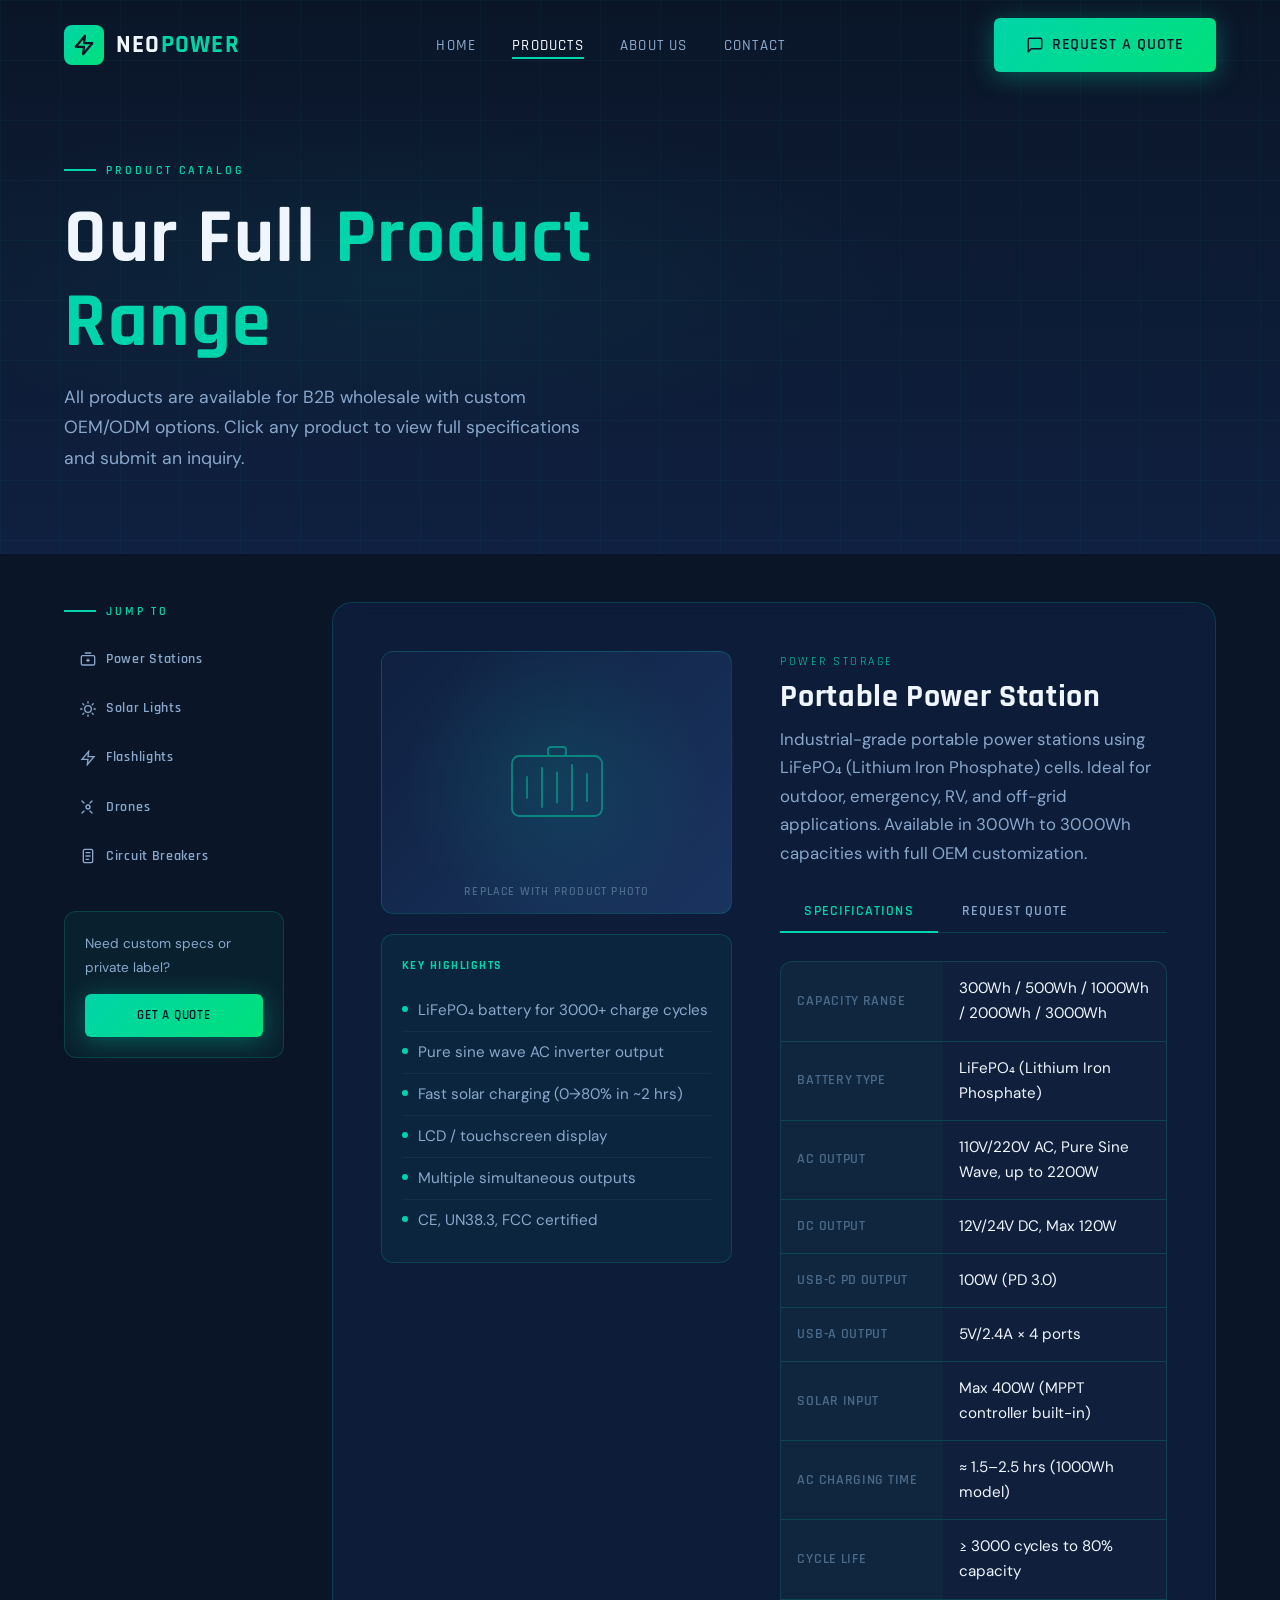
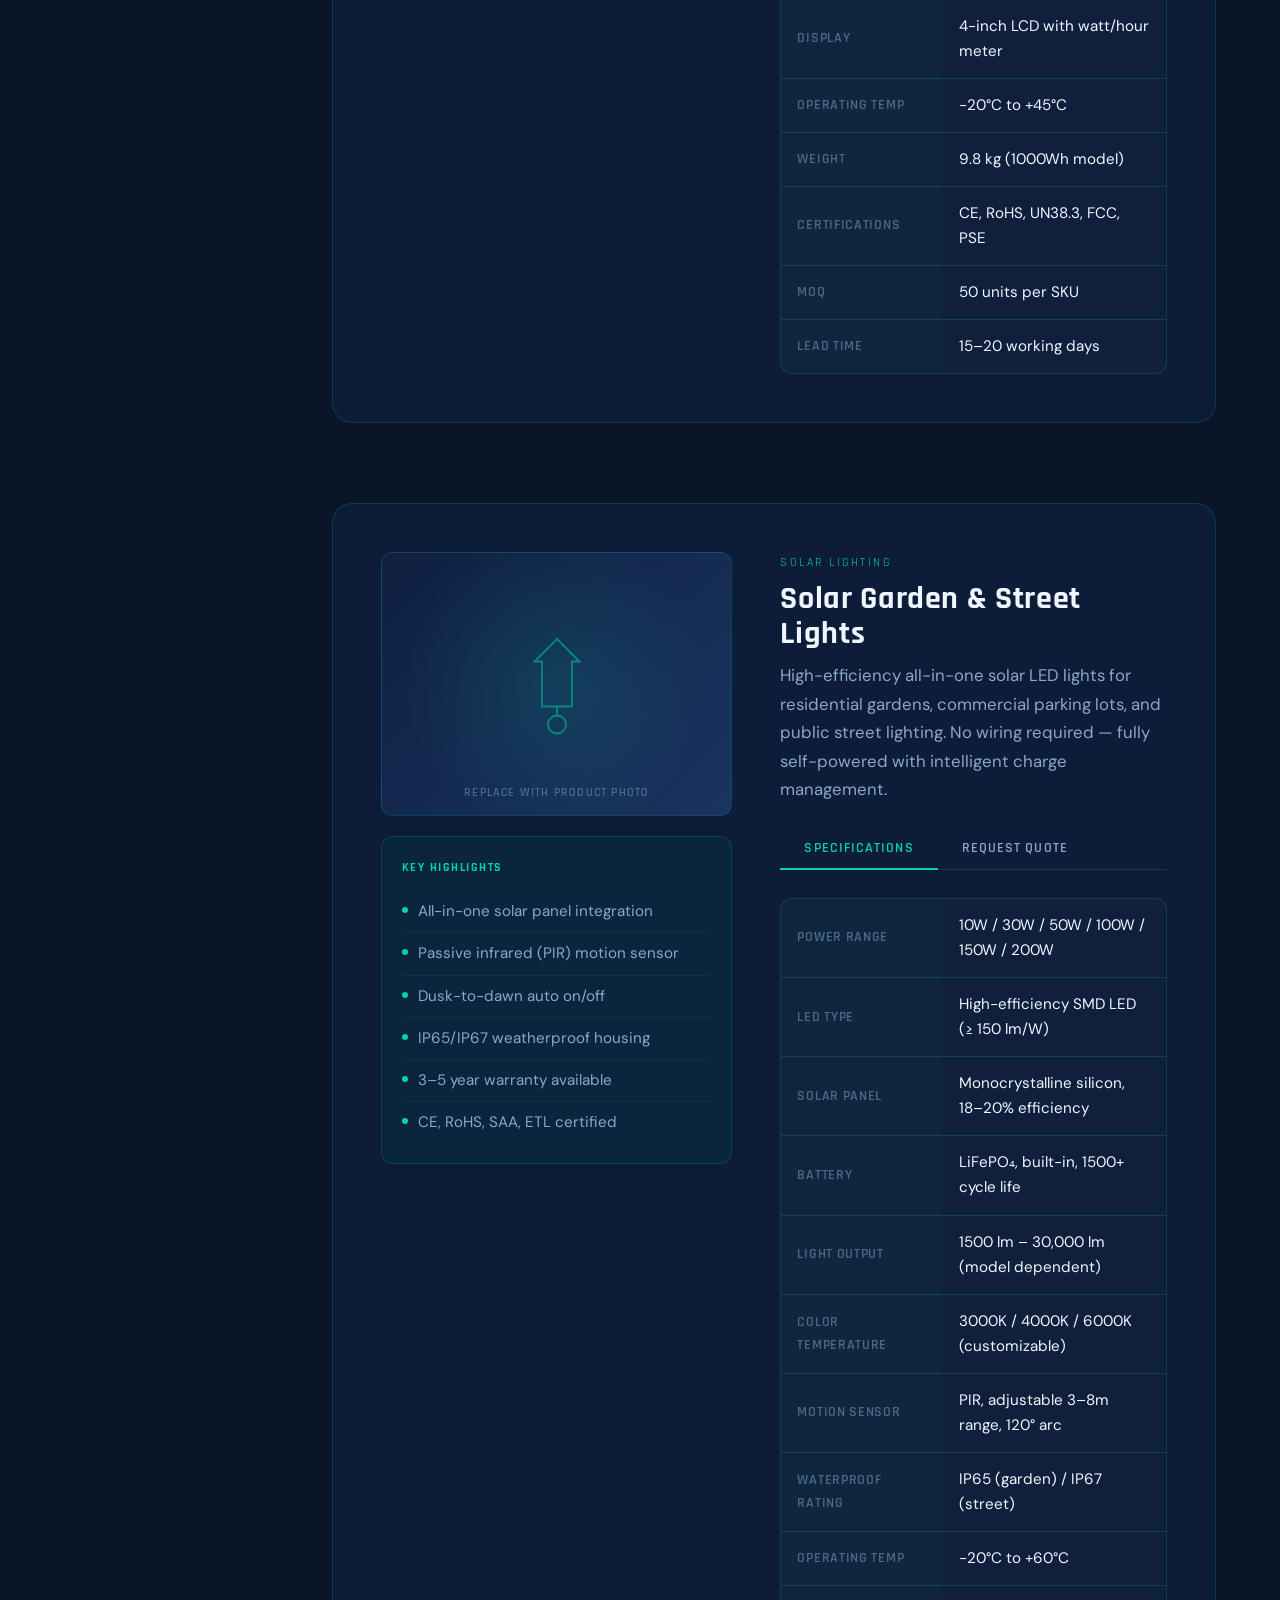
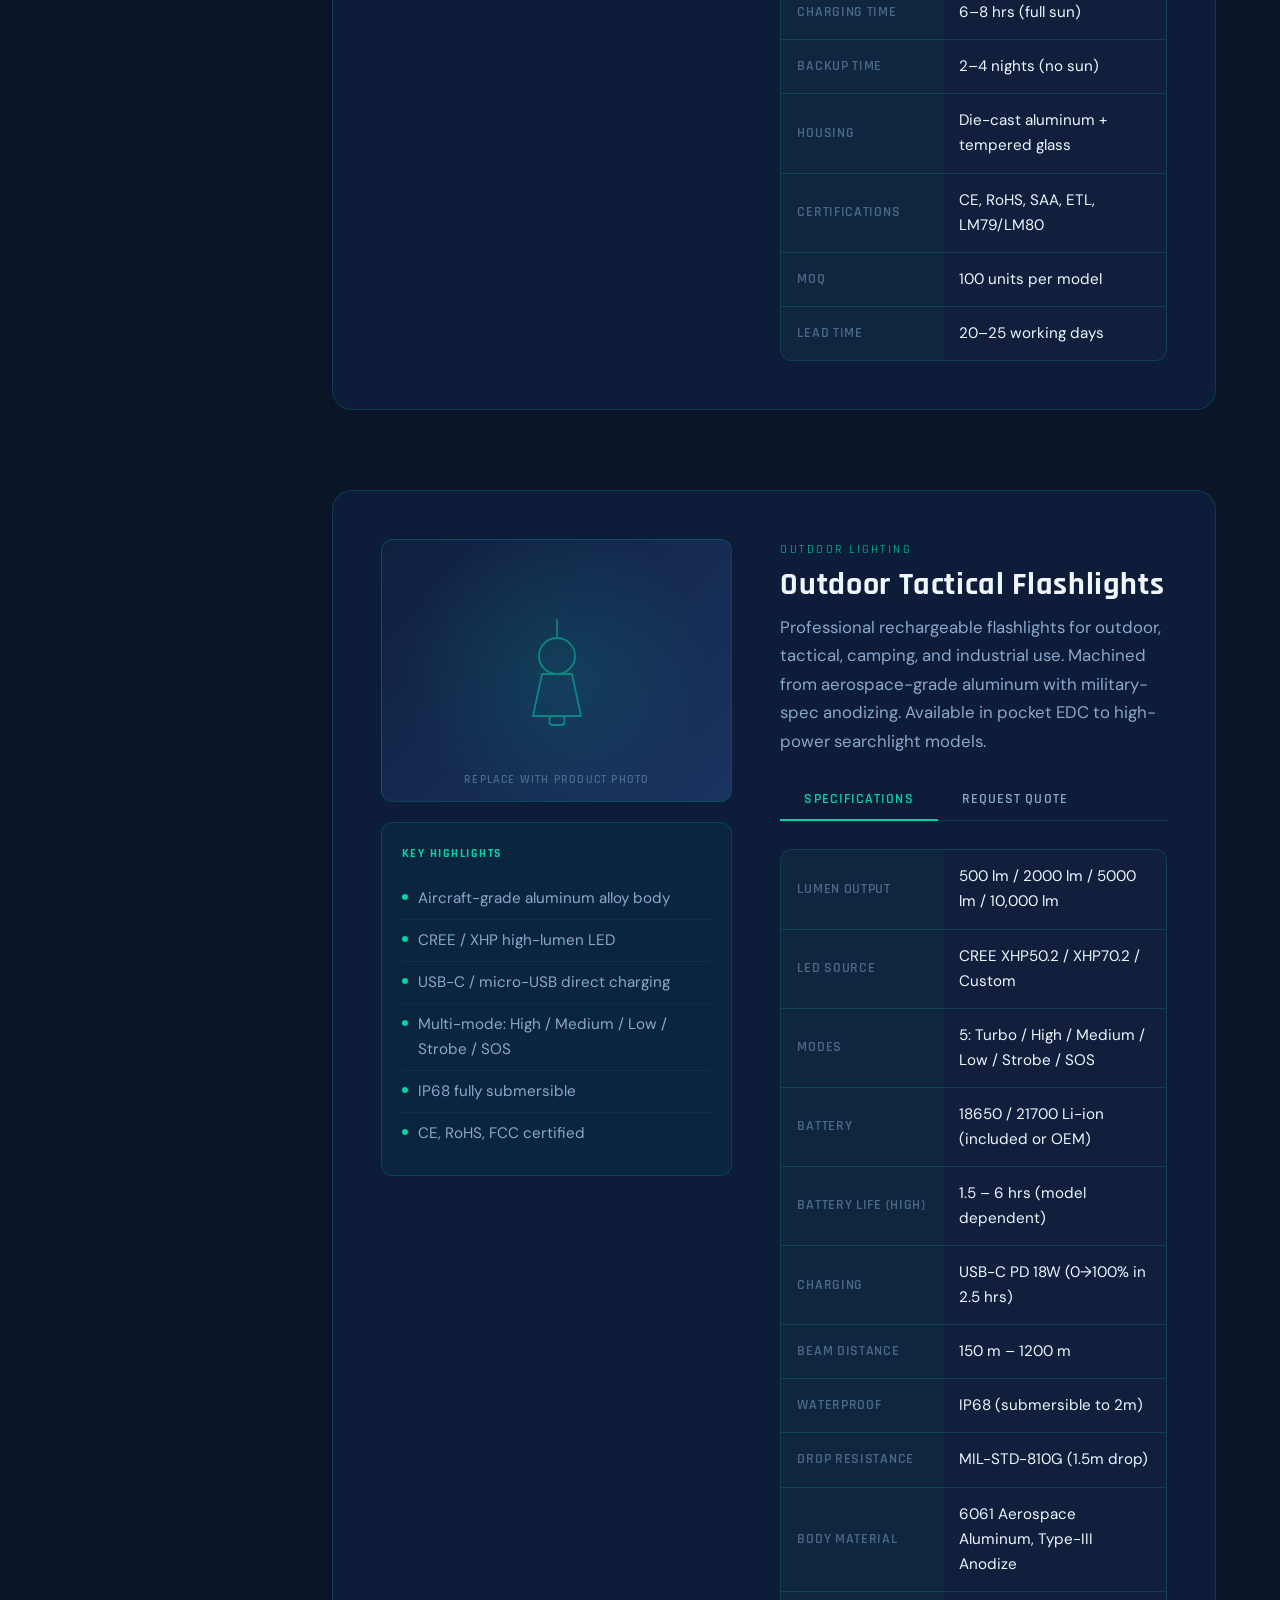
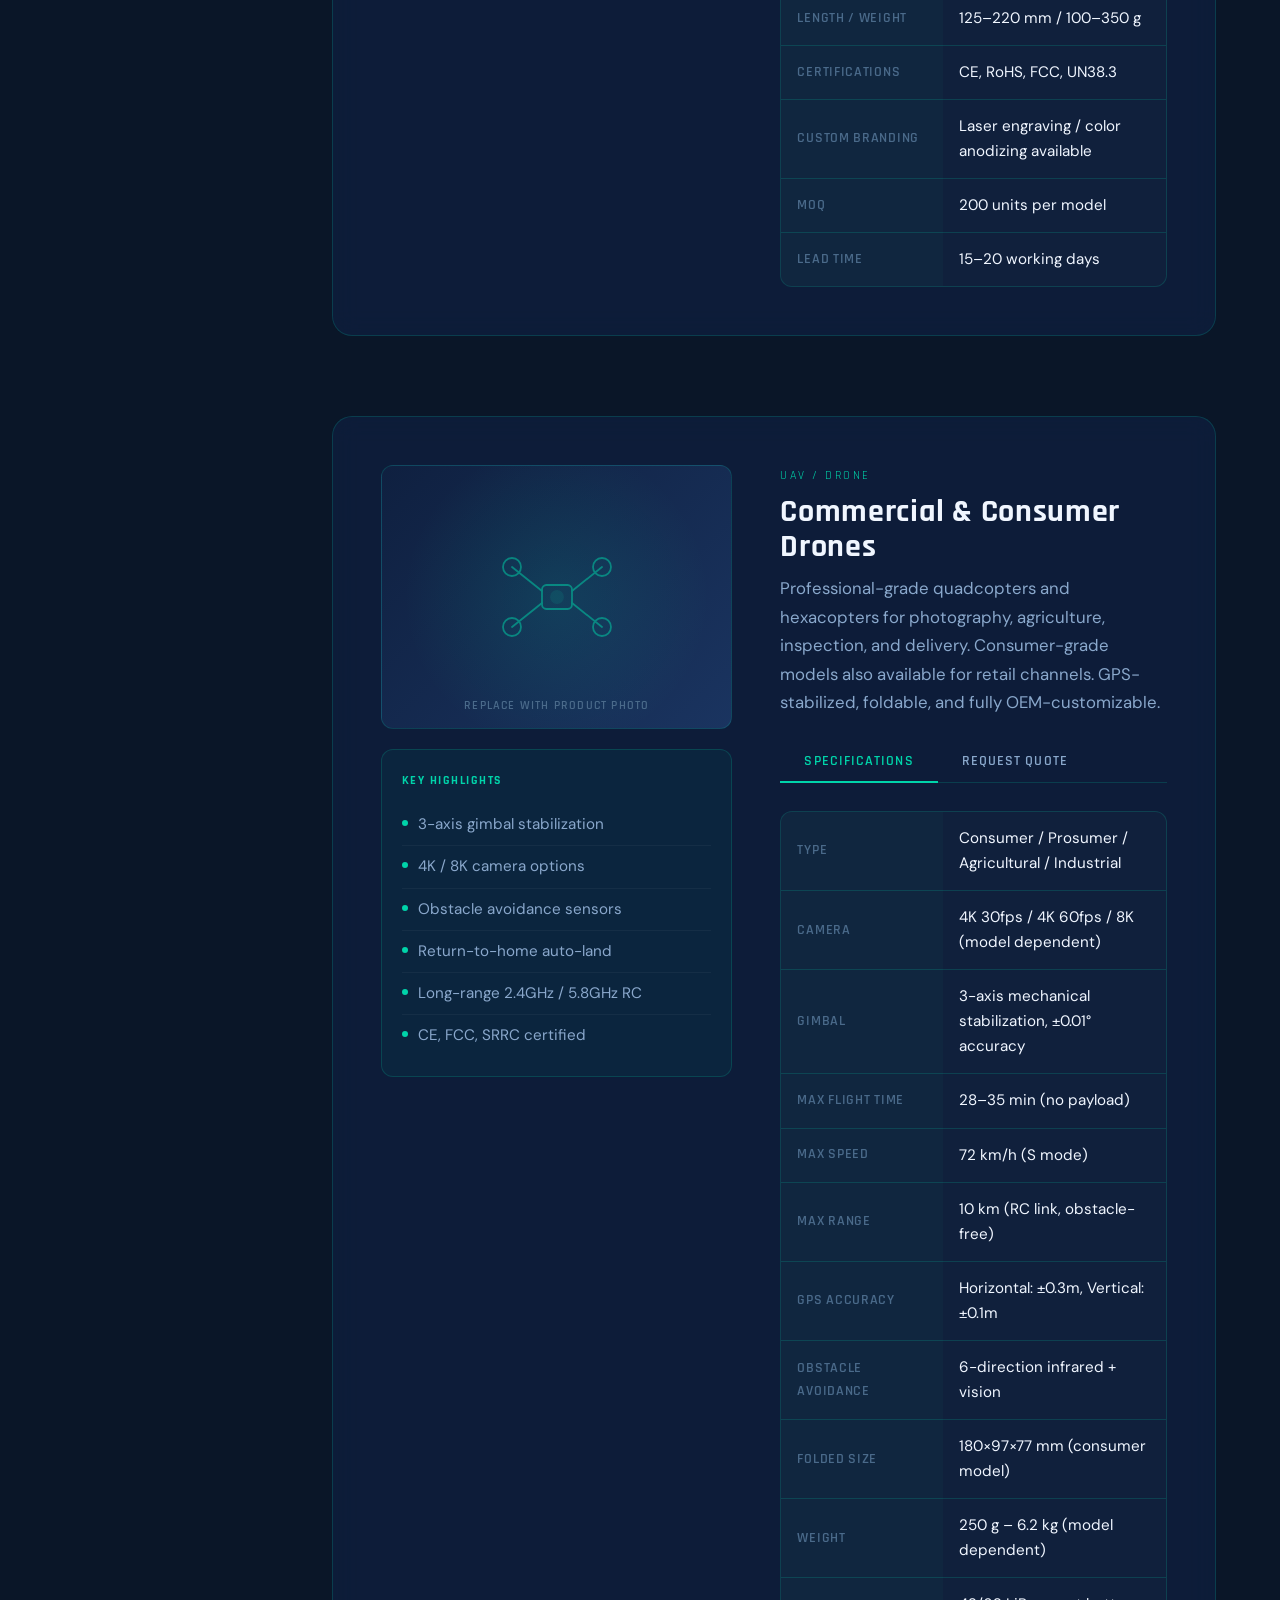
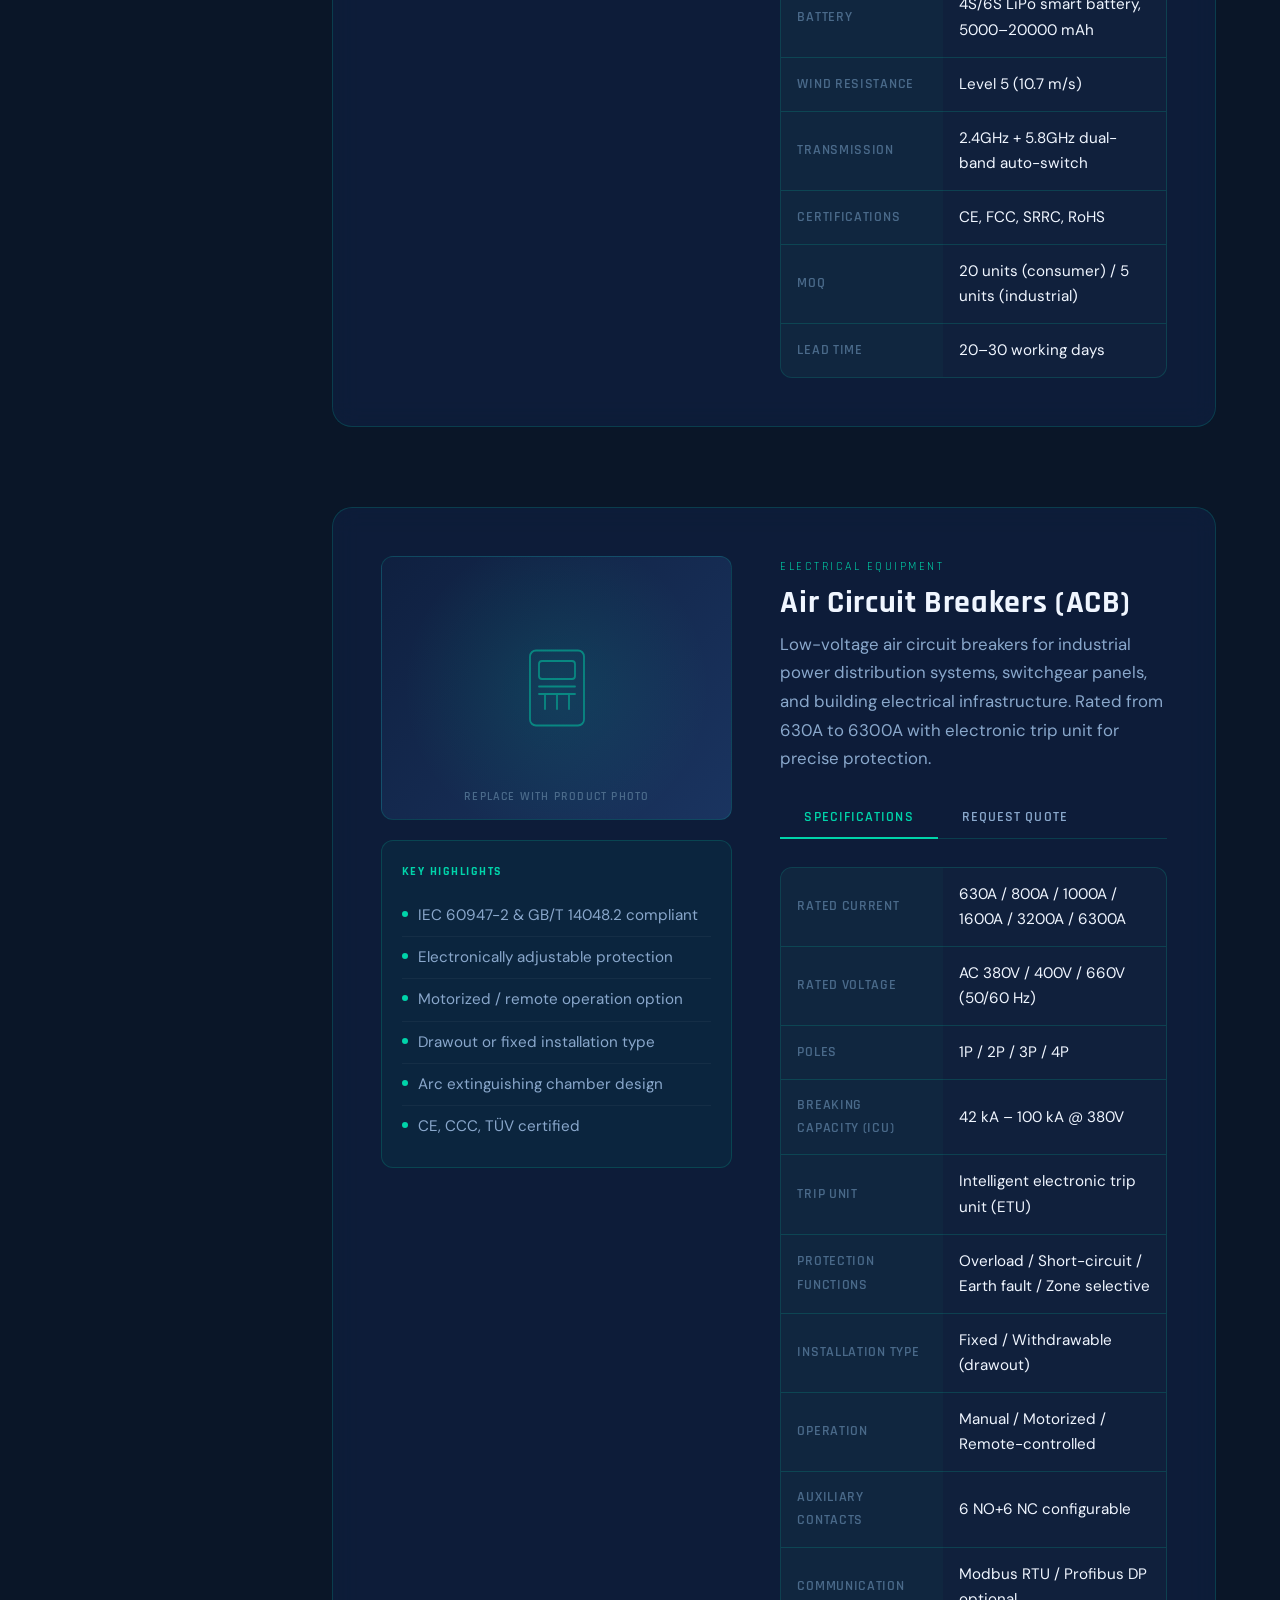
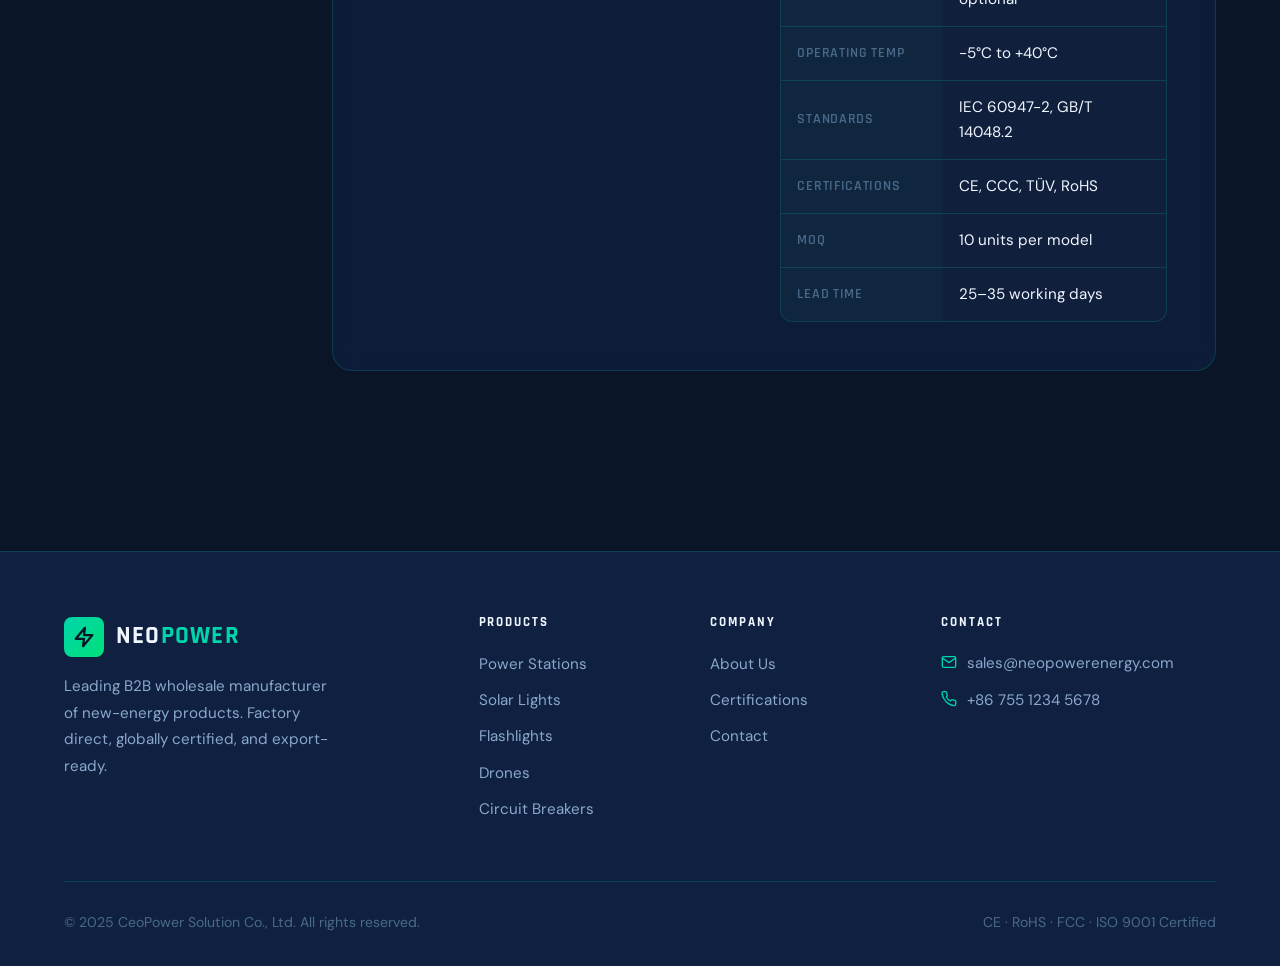
<file: products.html>
<!DOCTYPE html>
<html lang="en">
<head>
  <meta charset="UTF-8" />
  <meta name="viewport" content="width=device-width, initial-scale=1.0" />
  <title>Products — CeoPower Solutions</title>
  <meta name="description" content="Browse CeoPower Solution's full product range: portable power stations, solar lights, flashlights, drones, and air circuit breakers. B2B wholesale pricing available." />
  <link rel="stylesheet" href="css/style.css" />
  <style>
    /* Product detail layout */
    .product-detail {
      scroll-margin-top: 90px;
      margin-bottom: 80px;
      padding: 48px;
      background: var(--glass);
      border: 1px solid var(--border);
      border-radius: var(--radius-lg);
      backdrop-filter: blur(12px);
    }
    .product-detail-inner { display: grid; grid-template-columns: 1fr 1.1fr; gap: 48px; align-items: start; }
    .product-detail-visual {
      aspect-ratio: 4/3;
      background: linear-gradient(135deg, var(--navy-mid), var(--navy-light));
      border-radius: var(--radius);
      border: 1px solid var(--border);
      display: flex; align-items: center; justify-content: center;
      position: relative;
      overflow: hidden;
    }
    .product-detail-visual::before {
      content: '';
      position: absolute;
      inset: 0;
      background: radial-gradient(circle at 50% 50%, rgba(0,212,170,0.12), transparent 70%);
    }
    .product-detail-visual svg { width: 120px; height: 120px; color: var(--teal); opacity: 0.5; position: relative; z-index: 1; }
    .product-detail-visual .img-note {
      position: absolute;
      bottom: 12px; left: 0; right: 0;
      text-align: center;
      font-family: var(--font-head);
      font-size: 0.75rem;
      font-weight: 600;
      letter-spacing: 0.1em;
      text-transform: uppercase;
      color: var(--text-dim);
    }
    .product-detail-header { margin-bottom: 24px; }
    .product-detail-header .product-category { font-size: 0.78rem; }
    .product-detail-header h2 { font-size: 2rem; margin-bottom: 10px; }
    .product-detail-header p { color: var(--text-muted); line-height: 1.7; }

    /* Tabs */
    .tab-buttons { display: flex; gap: 0; margin-bottom: 28px; border-bottom: 1px solid var(--border); flex-wrap: wrap; }
    .tab-btn {
      padding: 11px 24px;
      font-family: var(--font-head);
      font-size: 0.85rem;
      font-weight: 600;
      letter-spacing: 0.08em;
      text-transform: uppercase;
      color: var(--text-muted);
      background: none;
      border: none;
      border-bottom: 2px solid transparent;
      cursor: pointer;
      transition: var(--transition);
      margin-bottom: -1px;
    }
    .tab-btn.active, .tab-btn:hover { color: var(--teal); border-bottom-color: var(--teal); }
    .tab-panel { display: none; }
    .tab-panel.active { display: block; }

    /* Specs */
    .specs-wrap {
      background: rgba(255,255,255,0.02);
      border: 1px solid var(--border);
      border-radius: var(--radius);
      overflow: hidden;
    }
    .specs-table td:first-child { background: rgba(0,212,170,0.03); }

    /* Quote form inline */
    .inline-quote {
      background: var(--navy);
      border: 1px solid var(--border);
      border-radius: var(--radius);
      padding: 28px;
    }
    .inline-quote h4 { color: var(--text-white); margin-bottom: 6px; font-size: 1.1rem; }
    .inline-quote > p { font-size: 0.9rem; margin-bottom: 20px; }

    .product-anchor { display: block; position: relative; top: -80px; visibility: hidden; }

    /* Feature list */
    .feat-list { list-style: none; }
    .feat-list li {
      display: flex; align-items: flex-start; gap: 10px;
      padding: 8px 0;
      border-bottom: 1px solid rgba(255,255,255,0.04);
      font-size: 0.95rem;
      color: var(--text-muted);
    }
    .feat-list li:last-child { border-bottom: none; }
    .feat-list li::before {
      content: '';
      width: 6px; height: 6px;
      border-radius: 50%;
      background: var(--teal);
      flex-shrink: 0;
      margin-top: 8px;
    }

    /* Product nav sidebar */
    .product-nav-sticky {
      position: sticky;
      top: 90px;
    }
    .product-nav-list { display: flex; flex-direction: column; gap: 4px; }
    .product-nav-list a {
      padding: 11px 16px;
      border-radius: 8px;
      font-family: var(--font-head);
      font-size: 0.88rem;
      font-weight: 600;
      letter-spacing: 0.05em;
      color: var(--text-muted);
      transition: var(--transition);
      display: flex; align-items: center; gap: 10px;
    }
    .product-nav-list a:hover, .product-nav-list a.active {
      background: rgba(0,212,170,0.08);
      color: var(--teal);
    }
    .product-nav-list a svg { width: 16px; height: 16px; flex-shrink: 0; }

    .products-layout { display: grid; grid-template-columns: 220px 1fr; gap: 48px; align-items: start; }

    @media (max-width: 1024px) {
      .products-layout { grid-template-columns: 1fr; }
      .product-nav-sticky { display: none; }
      .product-detail-inner { grid-template-columns: 1fr; }
      .product-detail { padding: 28px 20px; }
    }
  </style>
</head>
<body>

<!-- NAVBAR -->
<nav class="navbar">
  <div class="nav-inner">
    <a href="index.html" class="nav-logo">
      <div class="logo-icon">
        <svg viewBox="0 0 24 24" fill="none" stroke="currentColor" stroke-width="2.5" stroke-linecap="round" stroke-linejoin="round"><polygon points="13 2 3 14 12 14 11 22 21 10 12 10 13 2"></polygon></svg>
      </div>
      <span>NEO<em>POWER</em></span>
    </a>
    <ul class="nav-links">
      <li><a href="index.html">Home</a></li>
      <li><a href="products.html" class="active">Products</a></li>
      <li><a href="about.html">About Us</a></li>
      <li><a href="contact.html">Contact</a></li>
    </ul>
    <a href="#" class="btn btn-primary nav-cta" data-modal="quote">
      <svg viewBox="0 0 24 24" fill="none" stroke="currentColor" stroke-width="2" stroke-linecap="round" stroke-linejoin="round"><path d="M21 15a2 2 0 0 1-2 2H7l-4 4V5a2 2 0 0 1 2-2h14a2 2 0 0 1 2 2z"></path></svg>
      Request a Quote
    </a>
    <button class="hamburger" aria-label="Menu"><span></span><span></span><span></span></button>
  </div>
</nav>

<!-- PAGE HERO -->
<section class="page-hero">
  <div class="page-hero-bg"></div>
  <div class="container page-hero-content">
    <div class="section-label animate-in">Product Catalog</div>
    <h1 class="animate-in" style="max-width:600px;">Our Full <span style="color:var(--teal)">Product Range</span></h1>
    <p class="animate-in" style="max-width:540px; font-size:1.1rem; margin-top:16px;">All products are available for B2B wholesale with custom OEM/ODM options. Click any product to view full specifications and submit an inquiry.</p>
  </div>
</section>

<!-- MAIN CONTENT -->
<section class="section" style="padding-top: 48px;">
  <div class="container">
    <div class="products-layout">

      <!-- Sidebar Nav -->
      <div class="product-nav-sticky">
        <div style="margin-bottom:12px;">
          <div class="section-label" style="font-size:0.72rem;">Jump To</div>
        </div>
        <nav class="product-nav-list">
          <a href="#power-station">
            <svg viewBox="0 0 24 24" fill="none" stroke="currentColor" stroke-width="2" stroke-linecap="round"><rect x="2" y="7" width="20" height="14" rx="2"/><path d="M16 3H8"/><line x1="12" y1="12" x2="12" y2="16"/><line x1="10" y1="14" x2="14" y2="14"/></svg>
            Power Stations
          </a>
          <a href="#solar-lights">
            <svg viewBox="0 0 24 24" fill="none" stroke="currentColor" stroke-width="2" stroke-linecap="round"><circle cx="12" cy="12" r="5"/><line x1="12" y1="1" x2="12" y2="3"/><line x1="12" y1="21" x2="12" y2="23"/><line x1="4.22" y1="4.22" x2="5.64" y2="5.64"/><line x1="18.36" y1="18.36" x2="19.78" y2="19.78"/><line x1="1" y1="12" x2="3" y2="12"/><line x1="21" y1="12" x2="23" y2="12"/><line x1="4.22" y1="19.78" x2="5.64" y2="18.36"/><line x1="18.36" y1="5.64" x2="19.78" y2="4.22"/></svg>
            Solar Lights
          </a>
          <a href="#flashlights">
            <svg viewBox="0 0 24 24" fill="none" stroke="currentColor" stroke-width="2" stroke-linecap="round"><polygon points="13 2 3 14 12 14 11 22 21 10 12 10 13 2"/></svg>
            Flashlights
          </a>
          <a href="#drones">
            <svg viewBox="0 0 24 24" fill="none" stroke="currentColor" stroke-width="2" stroke-linecap="round"><circle cx="12" cy="12" r="3"/><path d="M6 6l-3-3m15 0l-3 3M6 18l-3 3m15 0l-3-3"/></svg>
            Drones
          </a>
          <a href="#circuit-breakers">
            <svg viewBox="0 0 24 24" fill="none" stroke="currentColor" stroke-width="2" stroke-linecap="round"><rect x="5" y="2" width="14" height="20" rx="2"/><line x1="9" y1="7" x2="15" y2="7"/><line x1="9" y1="12" x2="15" y2="12"/><line x1="9" y1="17" x2="13" y2="17"/></svg>
            Circuit Breakers
          </a>
        </nav>
        <div style="margin-top:32px; padding:20px; background:rgba(0,212,170,0.06); border:1px solid var(--border); border-radius: var(--radius);">
          <p style="font-size:0.85rem; margin-bottom:14px;">Need custom specs or private label?</p>
          <a href="#" class="btn btn-primary" style="width:100%; justify-content:center; font-size:0.82rem; padding:11px 16px;" data-modal="quote">Get a Quote</a>
        </div>
      </div>

      <!-- Products -->
      <div>

        <!-- ===== PRODUCT 1: POWER STATION ===== -->
        <span class="product-anchor" id="power-station"></span>
        <div class="product-detail animate-in">
          <div class="product-detail-inner">
            <div>
              <div class="product-detail-visual">
                <svg viewBox="0 0 80 80" fill="none" stroke="currentColor" stroke-width="1.2" stroke-linecap="round">
                  <rect x="10" y="22" width="60" height="40" rx="5"/>
                  <rect x="34" y="16" width="12" height="6" rx="2"/>
                  <line x1="20" y1="36" x2="20" y2="50"/>
                  <line x1="30" y1="30" x2="30" y2="56"/>
                  <line x1="40" y1="33" x2="40" y2="53"/>
                  <line x1="50" y1="28" x2="50" y2="58"/>
                  <line x1="60" y1="34" x2="60" y2="52"/>
                </svg>
                <div class="img-note">Replace with product photo</div>
              </div>
              <div style="margin-top:20px; padding:20px; background:rgba(0,212,170,0.05); border:1px solid var(--border); border-radius:var(--radius);">
                <div style="font-family:var(--font-head);font-size:0.78rem;font-weight:700;letter-spacing:0.12em;text-transform:uppercase;color:var(--teal);margin-bottom:14px;">Key Highlights</div>
                <ul class="feat-list">
                  <li>LiFePO₄ battery for 3000+ charge cycles</li>
                  <li>Pure sine wave AC inverter output</li>
                  <li>Fast solar charging (0→80% in ~2 hrs)</li>
                  <li>LCD / touchscreen display</li>
                  <li>Multiple simultaneous outputs</li>
                  <li>CE, UN38.3, FCC certified</li>
                </ul>
              </div>
            </div>
            <div>
              <div class="product-detail-header">
                <div class="product-category">Power Storage</div>
                <h2>Portable Power Station</h2>
                <p>Industrial-grade portable power stations using LiFePO₄ (Lithium Iron Phosphate) cells. Ideal for outdoor, emergency, RV, and off-grid applications. Available in 300Wh to 3000Wh capacities with full OEM customization.</p>
              </div>
              <div class="tabs">
                <div class="tab-buttons">
                  <button class="tab-btn active" data-tab="ps-specs">Specifications</button>
                  <button class="tab-btn" data-tab="ps-quote">Request Quote</button>
                </div>
                <div class="tab-panel active" id="ps-specs">
                  <div class="specs-wrap">
                    <table class="specs-table">
                      <tr><td>Capacity Range</td><td>300Wh / 500Wh / 1000Wh / 2000Wh / 3000Wh</td></tr>
                      <tr><td>Battery Type</td><td>LiFePO₄ (Lithium Iron Phosphate)</td></tr>
                      <tr><td>AC Output</td><td>110V/220V AC, Pure Sine Wave, up to 2200W</td></tr>
                      <tr><td>DC Output</td><td>12V/24V DC, Max 120W</td></tr>
                      <tr><td>USB-C PD Output</td><td>100W (PD 3.0)</td></tr>
                      <tr><td>USB-A Output</td><td>5V/2.4A × 4 ports</td></tr>
                      <tr><td>Solar Input</td><td>Max 400W (MPPT controller built-in)</td></tr>
                      <tr><td>AC Charging Time</td><td>≈ 1.5–2.5 hrs (1000Wh model)</td></tr>
                      <tr><td>Cycle Life</td><td>≥ 3000 cycles to 80% capacity</td></tr>
                      <tr><td>Display</td><td>4-inch LCD with watt/hour meter</td></tr>
                      <tr><td>Operating Temp</td><td>-20°C to +45°C</td></tr>
                      <tr><td>Weight</td><td>9.8 kg (1000Wh model)</td></tr>
                      <tr><td>Certifications</td><td>CE, RoHS, UN38.3, FCC, PSE</td></tr>
                      <tr><td>MOQ</td><td>50 units per SKU</td></tr>
                      <tr><td>Lead Time</td><td>15–20 working days</td></tr>
                    </table>
                  </div>
                </div>
                <div class="tab-panel" id="ps-quote">
                  <div class="inline-quote">
                    <h4>Inquire: Portable Power Station</h4>
                    <p>Provide your requirements and we'll respond within 24 hours with pricing.</p>
                    <form data-ajax data-success="Inquiry sent! We'll get back to you within 24 hours.">
                      <input type="hidden" name="product" value="Portable Power Station" />
                      <div class="form-row">
                        <div class="form-group"><label>Name *</label><input type="text" placeholder="Your name" required /></div>
                        <div class="form-group"><label>Email *</label><input type="email" placeholder="you@company.com" required /></div>
                      </div>
                      <div class="form-row">
                        <div class="form-group"><label>Capacity Required</label>
                          <select><option>300Wh</option><option>500Wh</option><option selected>1000Wh</option><option>2000Wh</option><option>3000Wh</option><option>Custom</option></select>
                        </div>
                        <div class="form-group"><label>Quantity (units)</label><input type="text" placeholder="e.g. 200 units" /></div>
                      </div>
                      <div class="form-group"><label>OEM Requirements</label><textarea placeholder="Branding, custom specs, packaging requirements..." rows="3"></textarea></div>
                      <button type="submit" class="btn btn-primary" style="width:100%;justify-content:center;">Send Inquiry</button>
                    </form>
                  </div>
                </div>
              </div>
            </div>
          </div>
        </div>

        <!-- ===== PRODUCT 2: SOLAR LIGHTS ===== -->
        <span class="product-anchor" id="solar-lights"></span>
        <div class="product-detail animate-in">
          <div class="product-detail-inner">
            <div>
              <div class="product-detail-visual">
                <svg viewBox="0 0 80 80" fill="none" stroke="currentColor" stroke-width="1.2" stroke-linecap="round">
                  <polygon points="40,10 55,25 50,25 50,55 30,55 30,25 25,25"/>
                  <circle cx="40" cy="67" r="6"/>
                  <line x1="40" y1="55" x2="40" y2="61"/>
                </svg>
                <div class="img-note">Replace with product photo</div>
              </div>
              <div style="margin-top:20px; padding:20px; background:rgba(0,212,170,0.05); border:1px solid var(--border); border-radius:var(--radius);">
                <div style="font-family:var(--font-head);font-size:0.78rem;font-weight:700;letter-spacing:0.12em;text-transform:uppercase;color:var(--teal);margin-bottom:14px;">Key Highlights</div>
                <ul class="feat-list">
                  <li>All-in-one solar panel integration</li>
                  <li>Passive infrared (PIR) motion sensor</li>
                  <li>Dusk-to-dawn auto on/off</li>
                  <li>IP65/IP67 weatherproof housing</li>
                  <li>3–5 year warranty available</li>
                  <li>CE, RoHS, SAA, ETL certified</li>
                </ul>
              </div>
            </div>
            <div>
              <div class="product-detail-header">
                <div class="product-category">Solar Lighting</div>
                <h2>Solar Garden &amp; Street Lights</h2>
                <p>High-efficiency all-in-one solar LED lights for residential gardens, commercial parking lots, and public street lighting. No wiring required — fully self-powered with intelligent charge management.</p>
              </div>
              <div class="tabs">
                <div class="tab-buttons">
                  <button class="tab-btn active" data-tab="sl-specs">Specifications</button>
                  <button class="tab-btn" data-tab="sl-quote">Request Quote</button>
                </div>
                <div class="tab-panel active" id="sl-specs">
                  <div class="specs-wrap">
                    <table class="specs-table">
                      <tr><td>Power Range</td><td>10W / 30W / 50W / 100W / 150W / 200W</td></tr>
                      <tr><td>LED Type</td><td>High-efficiency SMD LED (≥ 150 lm/W)</td></tr>
                      <tr><td>Solar Panel</td><td>Monocrystalline silicon, 18–20% efficiency</td></tr>
                      <tr><td>Battery</td><td>LiFePO₄, built-in, 1500+ cycle life</td></tr>
                      <tr><td>Light Output</td><td>1500 lm – 30,000 lm (model dependent)</td></tr>
                      <tr><td>Color Temperature</td><td>3000K / 4000K / 6000K (customizable)</td></tr>
                      <tr><td>Motion Sensor</td><td>PIR, adjustable 3–8m range, 120° arc</td></tr>
                      <tr><td>Waterproof Rating</td><td>IP65 (garden) / IP67 (street)</td></tr>
                      <tr><td>Operating Temp</td><td>-20°C to +60°C</td></tr>
                      <tr><td>Charging Time</td><td>6–8 hrs (full sun)</td></tr>
                      <tr><td>Backup Time</td><td>2–4 nights (no sun)</td></tr>
                      <tr><td>Housing</td><td>Die-cast aluminum + tempered glass</td></tr>
                      <tr><td>Certifications</td><td>CE, RoHS, SAA, ETL, LM79/LM80</td></tr>
                      <tr><td>MOQ</td><td>100 units per model</td></tr>
                      <tr><td>Lead Time</td><td>20–25 working days</td></tr>
                    </table>
                  </div>
                </div>
                <div class="tab-panel" id="sl-quote">
                  <div class="inline-quote">
                    <h4>Inquire: Solar Lights</h4>
                    <p>Tell us your project requirements for a tailored quotation.</p>
                    <form data-ajax data-success="Inquiry sent! We'll get back to you within 24 hours.">
                      <div class="form-row">
                        <div class="form-group"><label>Name *</label><input type="text" placeholder="Your name" required /></div>
                        <div class="form-group"><label>Email *</label><input type="email" placeholder="you@company.com" required /></div>
                      </div>
                      <div class="form-row">
                        <div class="form-group"><label>Wattage Required</label>
                          <select><option>10W</option><option>30W</option><option>50W</option><option>100W</option><option>150W</option><option>200W</option><option>Custom</option></select>
                        </div>
                        <div class="form-group"><label>Quantity</label><input type="text" placeholder="e.g. 500 units" /></div>
                      </div>
                      <div class="form-group"><label>Application / Project</label><textarea placeholder="Street lighting, parking lot, residential, garden..."></textarea></div>
                      <button type="submit" class="btn btn-primary" style="width:100%;justify-content:center;">Send Inquiry</button>
                    </form>
                  </div>
                </div>
              </div>
            </div>
          </div>
        </div>

        <!-- ===== PRODUCT 3: FLASHLIGHTS ===== -->
        <span class="product-anchor" id="flashlights"></span>
        <div class="product-detail animate-in">
          <div class="product-detail-inner">
            <div>
              <div class="product-detail-visual">
                <svg viewBox="0 0 80 80" fill="none" stroke="currentColor" stroke-width="1.2" stroke-linecap="round">
                  <circle cx="40" cy="30" r="12"/>
                  <polygon points="30,42 50,42 56,70 24,70"/>
                  <rect x="35" y="70" width="10" height="6" rx="2"/>
                  <line x1="40" y1="6" x2="40" y2="18"/>
                </svg>
                <div class="img-note">Replace with product photo</div>
              </div>
              <div style="margin-top:20px; padding:20px; background:rgba(0,212,170,0.05); border:1px solid var(--border); border-radius:var(--radius);">
                <div style="font-family:var(--font-head);font-size:0.78rem;font-weight:700;letter-spacing:0.12em;text-transform:uppercase;color:var(--teal);margin-bottom:14px;">Key Highlights</div>
                <ul class="feat-list">
                  <li>Aircraft-grade aluminum alloy body</li>
                  <li>CREE / XHP high-lumen LED</li>
                  <li>USB-C / micro-USB direct charging</li>
                  <li>Multi-mode: High / Medium / Low / Strobe / SOS</li>
                  <li>IP68 fully submersible</li>
                  <li>CE, RoHS, FCC certified</li>
                </ul>
              </div>
            </div>
            <div>
              <div class="product-detail-header">
                <div class="product-category">Outdoor Lighting</div>
                <h2>Outdoor Tactical Flashlights</h2>
                <p>Professional rechargeable flashlights for outdoor, tactical, camping, and industrial use. Machined from aerospace-grade aluminum with military-spec anodizing. Available in pocket EDC to high-power searchlight models.</p>
              </div>
              <div class="tabs">
                <div class="tab-buttons">
                  <button class="tab-btn active" data-tab="fl-specs">Specifications</button>
                  <button class="tab-btn" data-tab="fl-quote">Request Quote</button>
                </div>
                <div class="tab-panel active" id="fl-specs">
                  <div class="specs-wrap">
                    <table class="specs-table">
                      <tr><td>Lumen Output</td><td>500 lm / 2000 lm / 5000 lm / 10,000 lm</td></tr>
                      <tr><td>LED Source</td><td>CREE XHP50.2 / XHP70.2 / Custom</td></tr>
                      <tr><td>Modes</td><td>5: Turbo / High / Medium / Low / Strobe / SOS</td></tr>
                      <tr><td>Battery</td><td>18650 / 21700 Li-ion (included or OEM)</td></tr>
                      <tr><td>Battery Life (High)</td><td>1.5 – 6 hrs (model dependent)</td></tr>
                      <tr><td>Charging</td><td>USB-C PD 18W (0→100% in 2.5 hrs)</td></tr>
                      <tr><td>Beam Distance</td><td>150 m – 1200 m</td></tr>
                      <tr><td>Waterproof</td><td>IP68 (submersible to 2m)</td></tr>
                      <tr><td>Drop Resistance</td><td>MIL-STD-810G (1.5m drop)</td></tr>
                      <tr><td>Body Material</td><td>6061 Aerospace Aluminum, Type-III Anodize</td></tr>
                      <tr><td>Length / Weight</td><td>125–220 mm / 100–350 g</td></tr>
                      <tr><td>Certifications</td><td>CE, RoHS, FCC, UN38.3</td></tr>
                      <tr><td>Custom Branding</td><td>Laser engraving / color anodizing available</td></tr>
                      <tr><td>MOQ</td><td>200 units per model</td></tr>
                      <tr><td>Lead Time</td><td>15–20 working days</td></tr>
                    </table>
                  </div>
                </div>
                <div class="tab-panel" id="fl-quote">
                  <div class="inline-quote">
                    <h4>Inquire: Outdoor Flashlights</h4>
                    <p>Tell us your requirements for a tailored quote.</p>
                    <form data-ajax data-success="Inquiry sent! We'll get back to you within 24 hours.">
                      <div class="form-row">
                        <div class="form-group"><label>Name *</label><input type="text" placeholder="Your name" required /></div>
                        <div class="form-group"><label>Email *</label><input type="email" placeholder="you@company.com" required /></div>
                      </div>
                      <div class="form-row">
                        <div class="form-group"><label>Lumen Range</label>
                          <select><option>500 lm (EDC)</option><option>2000 lm (Standard)</option><option>5000 lm (Pro)</option><option>10000 lm (Searchlight)</option></select>
                        </div>
                        <div class="form-group"><label>Quantity</label><input type="text" placeholder="e.g. 1000 units" /></div>
                      </div>
                      <div class="form-group"><label>Custom Branding / Notes</label><textarea placeholder="Logo engraving, box design, color options..."></textarea></div>
                      <button type="submit" class="btn btn-primary" style="width:100%;justify-content:center;">Send Inquiry</button>
                    </form>
                  </div>
                </div>
              </div>
            </div>
          </div>
        </div>

        <!-- ===== PRODUCT 4: DRONES ===== -->
        <span class="product-anchor" id="drones"></span>
        <div class="product-detail animate-in">
          <div class="product-detail-inner">
            <div>
              <div class="product-detail-visual">
                <svg viewBox="0 0 80 80" fill="none" stroke="currentColor" stroke-width="1.2" stroke-linecap="round">
                  <rect x="30" y="32" width="20" height="16" rx="3"/>
                  <line x1="10" y1="20" x2="30" y2="36"/>
                  <line x1="70" y1="20" x2="50" y2="36"/>
                  <line x1="10" y1="60" x2="30" y2="44"/>
                  <line x1="70" y1="60" x2="50" y2="44"/>
                  <circle cx="10" cy="20" r="6"/>
                  <circle cx="70" cy="20" r="6"/>
                  <circle cx="10" cy="60" r="6"/>
                  <circle cx="70" cy="60" r="6"/>
                  <circle cx="40" cy="40" r="4" fill="currentColor" opacity=".2"/>
                </svg>
                <div class="img-note">Replace with product photo</div>
              </div>
              <div style="margin-top:20px; padding:20px; background:rgba(0,212,170,0.05); border:1px solid var(--border); border-radius:var(--radius);">
                <div style="font-family:var(--font-head);font-size:0.78rem;font-weight:700;letter-spacing:0.12em;text-transform:uppercase;color:var(--teal);margin-bottom:14px;">Key Highlights</div>
                <ul class="feat-list">
                  <li>3-axis gimbal stabilization</li>
                  <li>4K / 8K camera options</li>
                  <li>Obstacle avoidance sensors</li>
                  <li>Return-to-home auto-land</li>
                  <li>Long-range 2.4GHz / 5.8GHz RC</li>
                  <li>CE, FCC, SRRC certified</li>
                </ul>
              </div>
            </div>
            <div>
              <div class="product-detail-header">
                <div class="product-category">UAV / Drone</div>
                <h2>Commercial &amp; Consumer Drones</h2>
                <p>Professional-grade quadcopters and hexacopters for photography, agriculture, inspection, and delivery. Consumer-grade models also available for retail channels. GPS-stabilized, foldable, and fully OEM-customizable.</p>
              </div>
              <div class="tabs">
                <div class="tab-buttons">
                  <button class="tab-btn active" data-tab="dr-specs">Specifications</button>
                  <button class="tab-btn" data-tab="dr-quote">Request Quote</button>
                </div>
                <div class="tab-panel active" id="dr-specs">
                  <div class="specs-wrap">
                    <table class="specs-table">
                      <tr><td>Type</td><td>Consumer / Prosumer / Agricultural / Industrial</td></tr>
                      <tr><td>Camera</td><td>4K 30fps / 4K 60fps / 8K (model dependent)</td></tr>
                      <tr><td>Gimbal</td><td>3-axis mechanical stabilization, ±0.01° accuracy</td></tr>
                      <tr><td>Max Flight Time</td><td>28–35 min (no payload)</td></tr>
                      <tr><td>Max Speed</td><td>72 km/h (S mode)</td></tr>
                      <tr><td>Max Range</td><td>10 km (RC link, obstacle-free)</td></tr>
                      <tr><td>GPS Accuracy</td><td>Horizontal: ±0.3m, Vertical: ±0.1m</td></tr>
                      <tr><td>Obstacle Avoidance</td><td>6-direction infrared + vision</td></tr>
                      <tr><td>Folded Size</td><td>180×97×77 mm (consumer model)</td></tr>
                      <tr><td>Weight</td><td>250 g – 6.2 kg (model dependent)</td></tr>
                      <tr><td>Battery</td><td>4S/6S LiPo smart battery, 5000–20000 mAh</td></tr>
                      <tr><td>Wind Resistance</td><td>Level 5 (10.7 m/s)</td></tr>
                      <tr><td>Transmission</td><td>2.4GHz + 5.8GHz dual-band auto-switch</td></tr>
                      <tr><td>Certifications</td><td>CE, FCC, SRRC, RoHS</td></tr>
                      <tr><td>MOQ</td><td>20 units (consumer) / 5 units (industrial)</td></tr>
                      <tr><td>Lead Time</td><td>20–30 working days</td></tr>
                    </table>
                  </div>
                </div>
                <div class="tab-panel" id="dr-quote">
                  <div class="inline-quote">
                    <h4>Inquire: Drones</h4>
                    <p>Tell us your application and we'll match the right model.</p>
                    <form data-ajax data-success="Inquiry sent! We'll get back to you within 24 hours.">
                      <div class="form-row">
                        <div class="form-group"><label>Name *</label><input type="text" placeholder="Your name" required /></div>
                        <div class="form-group"><label>Email *</label><input type="email" placeholder="you@company.com" required /></div>
                      </div>
                      <div class="form-row">
                        <div class="form-group"><label>Drone Category</label>
                          <select><option>Consumer / Retail</option><option>Professional Photography</option><option>Agricultural Spraying</option><option>Industrial Inspection</option></select>
                        </div>
                        <div class="form-group"><label>Quantity</label><input type="text" placeholder="e.g. 50 units" /></div>
                      </div>
                      <div class="form-group"><label>Application Description</label><textarea placeholder="Describe your use case and any specific requirements..."></textarea></div>
                      <button type="submit" class="btn btn-primary" style="width:100%;justify-content:center;">Send Inquiry</button>
                    </form>
                  </div>
                </div>
              </div>
            </div>
          </div>
        </div>

        <!-- ===== PRODUCT 5: CIRCUIT BREAKERS ===== -->
        <span class="product-anchor" id="circuit-breakers"></span>
        <div class="product-detail animate-in">
          <div class="product-detail-inner">
            <div>
              <div class="product-detail-visual">
                <svg viewBox="0 0 80 80" fill="none" stroke="currentColor" stroke-width="1.2" stroke-linecap="round">
                  <rect x="22" y="15" width="36" height="50" rx="4"/>
                  <rect x="28" y="22" width="24" height="12" rx="2"/>
                  <line x1="32" y1="44" x2="32" y2="54"/>
                  <line x1="40" y1="44" x2="40" y2="54"/>
                  <line x1="48" y1="44" x2="48" y2="54"/>
                  <line x1="28" y1="39" x2="52" y2="39"/>
                  <line x1="28" y1="44" x2="52" y2="44"/>
                </svg>
                <div class="img-note">Replace with product photo</div>
              </div>
              <div style="margin-top:20px; padding:20px; background:rgba(0,212,170,0.05); border:1px solid var(--border); border-radius:var(--radius);">
                <div style="font-family:var(--font-head);font-size:0.78rem;font-weight:700;letter-spacing:0.12em;text-transform:uppercase;color:var(--teal);margin-bottom:14px;">Key Highlights</div>
                <ul class="feat-list">
                  <li>IEC 60947-2 &amp; GB/T 14048.2 compliant</li>
                  <li>Electronically adjustable protection</li>
                  <li>Motorized / remote operation option</li>
                  <li>Drawout or fixed installation type</li>
                  <li>Arc extinguishing chamber design</li>
                  <li>CE, CCC, TÜV certified</li>
                </ul>
              </div>
            </div>
            <div>
              <div class="product-detail-header">
                <div class="product-category">Electrical Equipment</div>
                <h2>Air Circuit Breakers (ACB)</h2>
                <p>Low-voltage air circuit breakers for industrial power distribution systems, switchgear panels, and building electrical infrastructure. Rated from 630A to 6300A with electronic trip unit for precise protection.</p>
              </div>
              <div class="tabs">
                <div class="tab-buttons">
                  <button class="tab-btn active" data-tab="cb-specs">Specifications</button>
                  <button class="tab-btn" data-tab="cb-quote">Request Quote</button>
                </div>
                <div class="tab-panel active" id="cb-specs">
                  <div class="specs-wrap">
                    <table class="specs-table">
                      <tr><td>Rated Current</td><td>630A / 800A / 1000A / 1600A / 3200A / 6300A</td></tr>
                      <tr><td>Rated Voltage</td><td>AC 380V / 400V / 660V (50/60 Hz)</td></tr>
                      <tr><td>Poles</td><td>1P / 2P / 3P / 4P</td></tr>
                      <tr><td>Breaking Capacity (Icu)</td><td>42 kA – 100 kA @ 380V</td></tr>
                      <tr><td>Trip Unit</td><td>Intelligent electronic trip unit (ETU)</td></tr>
                      <tr><td>Protection Functions</td><td>Overload / Short-circuit / Earth fault / Zone selective</td></tr>
                      <tr><td>Installation Type</td><td>Fixed / Withdrawable (drawout)</td></tr>
                      <tr><td>Operation</td><td>Manual / Motorized / Remote-controlled</td></tr>
                      <tr><td>Auxiliary Contacts</td><td>6 NO+6 NC configurable</td></tr>
                      <tr><td>Communication</td><td>Modbus RTU / Profibus DP optional</td></tr>
                      <tr><td>Operating Temp</td><td>-5°C to +40°C</td></tr>
                      <tr><td>Standards</td><td>IEC 60947-2, GB/T 14048.2</td></tr>
                      <tr><td>Certifications</td><td>CE, CCC, TÜV, RoHS</td></tr>
                      <tr><td>MOQ</td><td>10 units per model</td></tr>
                      <tr><td>Lead Time</td><td>25–35 working days</td></tr>
                    </table>
                  </div>
                </div>
                <div class="tab-panel" id="cb-quote">
                  <div class="inline-quote">
                    <h4>Inquire: Air Circuit Breakers</h4>
                    <p>Provide your electrical system requirements for an accurate quote.</p>
                    <form data-ajax data-success="Inquiry sent! We'll get back to you within 24 hours.">
                      <div class="form-row">
                        <div class="form-group"><label>Name *</label><input type="text" placeholder="Your name" required /></div>
                        <div class="form-group"><label>Email *</label><input type="email" placeholder="you@company.com" required /></div>
                      </div>
                      <div class="form-row">
                        <div class="form-group"><label>Rated Current</label>
                          <select><option>630A</option><option>800A</option><option>1000A</option><option>1600A</option><option>3200A</option><option>6300A</option></select>
                        </div>
                        <div class="form-group"><label>Quantity</label><input type="text" placeholder="e.g. 20 units" /></div>
                      </div>
                      <div class="form-group"><label>Technical Requirements</label><textarea placeholder="Voltage, poles, installation type, communication protocol..."></textarea></div>
                      <button type="submit" class="btn btn-primary" style="width:100%;justify-content:center;">Send Inquiry</button>
                    </form>
                  </div>
                </div>
              </div>
            </div>
          </div>
        </div>

      </div><!-- /products col -->
    </div><!-- /products-layout -->
  </div><!-- /container -->
</section>

<!-- FOOTER -->
<footer class="footer">
  <div class="container">
    <div class="footer-grid">
      <div class="footer-brand">
        <a href="index.html" class="nav-logo" style="display:inline-flex;">
          <div class="logo-icon"><svg viewBox="0 0 24 24" fill="none" stroke="currentColor" stroke-width="2.5" stroke-linecap="round" stroke-linejoin="round"><polygon points="13 2 3 14 12 14 11 22 21 10 12 10 13 2"></polygon></svg></div>
          <span>NEO<em>POWER</em></span>
        </a>
        <p>Leading B2B wholesale manufacturer of new-energy products. Factory direct, globally certified, and export-ready.</p>
      </div>
      <div class="footer-col"><h5>Products</h5><ul>
        <li><a href="#power-station">Power Stations</a></li>
        <li><a href="#solar-lights">Solar Lights</a></li>
        <li><a href="#flashlights">Flashlights</a></li>
        <li><a href="#drones">Drones</a></li>
        <li><a href="#circuit-breakers">Circuit Breakers</a></li>
      </ul></div>
      <div class="footer-col"><h5>Company</h5><ul>
        <li><a href="about.html">About Us</a></li>
        <li><a href="about.html#certifications">Certifications</a></li>
        <li><a href="contact.html">Contact</a></li>
      </ul></div>
      <div class="footer-col"><h5>Contact</h5>
        <div class="footer-contact-item"><svg viewBox="0 0 24 24" fill="none" stroke="currentColor" stroke-width="2" stroke-linecap="round" stroke-linejoin="round"><path d="M4 4h16c1.1 0 2 .9 2 2v12c0 1.1-.9 2-2 2H4c-1.1 0-2-.9-2-2V6c0-1.1.9-2 2-2z"/><polyline points="22,6 12,13 2,6"/></svg>sales@neopowerenergy.com</div>
        <div class="footer-contact-item"><svg viewBox="0 0 24 24" fill="none" stroke="currentColor" stroke-width="2" stroke-linecap="round" stroke-linejoin="round"><path d="M22 16.92v3a2 2 0 0 1-2.18 2 19.79 19.79 0 0 1-8.63-3.07A19.5 19.5 0 0 1 4.69 12 19.79 19.79 0 0 1 1.57 3.45 2 2 0 0 1 3.54 1h3a2 2 0 0 1 2 1.72 12.84 12.84 0 0 0 .7 2.81 2 2 0 0 1-.45 2.11L7.91 9a16 16 0 0 0 6 6l1.27-1.27a2 2 0 0 1 2.11-.45 12.84 12.84 0 0 0 2.81.7A2 2 0 0 1 22 16.92z"/></svg>+86 755 1234 5678</div>
      </div>
    </div>
    <div class="footer-bottom">
      <p style="color:var(--text-dim);">© 2025 CeoPower Solution Co., Ltd. All rights reserved.</p>
      <p style="color:var(--text-dim);">CE · RoHS · FCC · ISO 9001 Certified</p>
    </div>
  </div>
</footer>

<!-- QUOTE MODAL -->
<div class="modal-overlay" id="quoteModal">
  <div class="modal">
    <button class="modal-close" aria-label="Close">✕</button>
    <div class="section-label" style="margin-bottom:12px;">B2B Inquiry</div>
    <h3>Request a Quote</h3>
    <p>Fill in your requirements and our sales team will respond within 24 hours.</p>
    <form data-ajax data-success="Quote request sent! We'll contact you within 24 hours.">
      <div class="form-row">
        <div class="form-group"><label>Full Name *</label><input type="text" placeholder="John Smith" required /></div>
        <div class="form-group"><label>Company Name *</label><input type="text" placeholder="Your Company Ltd." required /></div>
      </div>
      <div class="form-row">
        <div class="form-group"><label>Email Address *</label><input type="email" placeholder="john@company.com" required /></div>
        <div class="form-group"><label>Phone / WhatsApp</label><input type="tel" placeholder="+1 555 000 0000" /></div>
      </div>
      <div class="form-group"><label>Product of Interest</label>
        <select id="modalProduct"><option value="">— Select Product —</option><option>Portable Power Station</option><option>Solar Lights</option><option>Outdoor Flashlights</option><option>Commercial Drones</option><option>Air Circuit Breakers</option><option>Multiple Products</option></select>
      </div>
      <div class="form-row">
        <div class="form-group"><label>Estimated Quantity</label><input type="text" placeholder="e.g. 500 units" /></div>
        <div class="form-group"><label>Destination Country</label><input type="text" placeholder="e.g. United States" /></div>
      </div>
      <div class="form-group"><label>Additional Requirements</label><textarea placeholder="Describe your requirements..." rows="3"></textarea></div>
      <button type="submit" class="btn btn-primary" style="width:100%;justify-content:center;padding:16px;">Submit Inquiry</button>
    </form>
  </div>
</div>

<script src="js/main.js"></script>
</body>
</html>
</file>
<file: css/style.css>
/* ============================================================
   CEOPOWER SOLUTIONS — Global Stylesheet
   Design: Industrial Precision meets Clean Tech
   ============================================================ */

/* 使用国内可访问的字体镜像源（fonts.loli.net = Google Fonts 镜像） */
@import url('https://fonts.loli.net/css2?family=Rajdhani:wght@400;500;600;700&family=DM+Sans:ital,opsz,wght@0,9..40,300;0,9..40,400;0,9..40,500;0,9..40,600;1,9..40,300&display=swap');
/* 备用镜像（如上方失败可切换为此行，删掉上方import）：
@import url('https://fonts.font.im/css2?family=Rajdhani:wght@400;500;600;700&family=DM+Sans:ital,opsz,wght@0,9..40,300;0,9..40,400;0,9..40,500;0,9..40,600;1,9..40,300&display=swap');
*/

/* ---- CSS Variables ---- */
:root {
  --navy:       #0a1628;
  --navy-mid:   #0f2040;
  --navy-light: #1a3460;
  --teal:       #00d4aa;
  --teal-dim:   #00b48e;
  --green:      #1aff8c;
  --green-dim:  #00e07a;
  --accent:     #00c8ff;
  --text-white: #f0f6ff;
  --text-muted: #8aa8cc;
  --text-dim:   #4a6a8a;
  --border:     rgba(0, 212, 170, 0.18);
  --glass:      rgba(15, 32, 64, 0.7);
  --shadow-glow: 0 0 40px rgba(0, 212, 170, 0.12);
  --shadow-card: 0 8px 40px rgba(0,0,0,0.4);
  --radius:     12px;
  --radius-lg:  20px;
  --font-head:  'Rajdhani', 'Segoe UI', 'PingFang SC', 'Microsoft YaHei', Arial, sans-serif;
  --font-body:  'DM Sans', 'Segoe UI', 'PingFang SC', 'Microsoft YaHei', Arial, sans-serif;
  --transition: all 0.3s cubic-bezier(0.4, 0, 0.2, 1);
}

/* ---- Reset & Base ---- */
*, *::before, *::after { box-sizing: border-box; margin: 0; padding: 0; }
html { scroll-behavior: smooth; font-size: 16px; }
body {
  font-family: var(--font-body);
  background: var(--navy);
  color: var(--text-white);
  line-height: 1.65;
  overflow-x: hidden;
}
a { text-decoration: none; color: inherit; }
img { max-width: 100%; display: block; }
ul { list-style: none; }

/* ---- Scrollbar ---- */
::-webkit-scrollbar { width: 6px; }
::-webkit-scrollbar-track { background: var(--navy); }
::-webkit-scrollbar-thumb { background: var(--teal-dim); border-radius: 3px; }

/* ============================================================
   LAYOUT
   ============================================================ */
.container { max-width: 1200px; margin: 0 auto; padding: 0 24px; }
.section { padding: 100px 0; }
.section-sm { padding: 60px 0; }
.grid-2 { display: grid; grid-template-columns: 1fr 1fr; gap: 40px; }
.grid-3 { display: grid; grid-template-columns: repeat(3, 1fr); gap: 32px; }
.grid-4 { display: grid; grid-template-columns: repeat(4, 1fr); gap: 24px; }

/* ============================================================
   TYPOGRAPHY
   ============================================================ */
h1, h2, h3, h4, h5 { font-family: var(--font-head); font-weight: 700; line-height: 1.1; letter-spacing: 0.02em; }
h1 { font-size: clamp(2.8rem, 6vw, 5.5rem); }
h2 { font-size: clamp(2rem, 4vw, 3.2rem); }
h3 { font-size: clamp(1.4rem, 2.5vw, 2rem); }
h4 { font-size: 1.25rem; }
p { color: var(--text-muted); font-size: 1.05rem; line-height: 1.75; }

.section-label {
  font-family: var(--font-head);
  font-size: 0.78rem;
  font-weight: 600;
  letter-spacing: 0.25em;
  text-transform: uppercase;
  color: var(--teal);
  display: flex;
  align-items: center;
  gap: 10px;
  margin-bottom: 16px;
}
.section-label::before {
  content: '';
  display: block;
  width: 32px;
  height: 2px;
  background: var(--teal);
}
.section-title { color: var(--text-white); margin-bottom: 16px; }
.section-sub { color: var(--text-muted); max-width: 580px; font-size: 1.1rem; }

.text-teal   { color: var(--teal); }
.text-green  { color: var(--green); }
.text-accent { color: var(--accent); }
.text-center { text-align: center; }

/* ============================================================
   BUTTONS
   ============================================================ */
.btn {
  display: inline-flex;
  align-items: center;
  gap: 8px;
  padding: 14px 32px;
  border-radius: 6px;
  font-family: var(--font-head);
  font-size: 1rem;
  font-weight: 600;
  letter-spacing: 0.06em;
  text-transform: uppercase;
  cursor: pointer;
  border: none;
  transition: var(--transition);
  white-space: nowrap;
}
.btn-primary {
  background: linear-gradient(135deg, var(--teal) 0%, var(--green-dim) 100%);
  color: var(--navy);
  box-shadow: 0 4px 24px rgba(0,212,170,0.35);
}
.btn-primary:hover {
  transform: translateY(-2px);
  box-shadow: 0 8px 36px rgba(0,212,170,0.55);
}
.btn-outline {
  background: transparent;
  border: 1.5px solid var(--teal);
  color: var(--teal);
}
.btn-outline:hover {
  background: rgba(0,212,170,0.1);
  transform: translateY(-2px);
}
.btn-lg { padding: 18px 44px; font-size: 1.1rem; }
.btn svg { width: 18px; height: 18px; flex-shrink: 0; }

/* ============================================================
   NAVIGATION
   ============================================================ */
.navbar {
  position: fixed;
  top: 0; left: 0; right: 0;
  z-index: 1000;
  padding: 0;
  transition: var(--transition);
}
.navbar.scrolled {
  background: rgba(10, 22, 40, 0.96);
  backdrop-filter: blur(20px);
  border-bottom: 1px solid var(--border);
  box-shadow: 0 4px 30px rgba(0,0,0,0.4);
}
.nav-inner {
  display: flex;
  align-items: center;
  justify-content: space-between;
  padding: 18px 24px;
  max-width: 1200px;
  margin: 0 auto;
}
.nav-logo {
  display: flex;
  align-items: center;
  gap: 12px;
  font-family: var(--font-head);
  font-size: 1.55rem;
  font-weight: 700;
  letter-spacing: 0.05em;
  color: var(--text-white);
}
.nav-logo .logo-icon {
  width: 40px; height: 40px;
  background: linear-gradient(135deg, var(--teal), var(--green-dim));
  border-radius: 8px;
  display: flex; align-items: center; justify-content: center;
}
.nav-logo .logo-icon svg { width: 22px; height: 22px; color: var(--navy); }
.nav-logo span em { color: var(--teal); font-style: normal; }

.nav-links {
  display: flex;
  align-items: center;
  gap: 36px;
}
.nav-links a {
  font-family: var(--font-head);
  font-size: 0.95rem;
  font-weight: 500;
  letter-spacing: 0.08em;
  text-transform: uppercase;
  color: var(--text-muted);
  transition: var(--transition);
  position: relative;
}
.nav-links a::after {
  content: '';
  position: absolute;
  bottom: -4px; left: 0; right: 100%;
  height: 2px;
  background: var(--teal);
  transition: right 0.3s ease;
}
.nav-links a:hover, .nav-links a.active { color: var(--text-white); }
.nav-links a:hover::after, .nav-links a.active::after { right: 0; }
.nav-cta { margin-left: 12px; }

.hamburger {
  display: none;
  flex-direction: column;
  gap: 5px;
  cursor: pointer;
  padding: 8px;
  background: none;
  border: none;
}
.hamburger span {
  display: block;
  width: 26px; height: 2px;
  background: var(--text-white);
  border-radius: 2px;
  transition: var(--transition);
}
.hamburger.open span:nth-child(1) { transform: translateY(7px) rotate(45deg); }
.hamburger.open span:nth-child(2) { opacity: 0; }
.hamburger.open span:nth-child(3) { transform: translateY(-7px) rotate(-45deg); }

/* ============================================================
   HERO
   ============================================================ */
.hero {
  min-height: 100vh;
  display: flex;
  align-items: center;
  position: relative;
  overflow: hidden;
  padding: 120px 0 80px;
}
.hero-bg {
  position: absolute;
  inset: 0;
  background:
    radial-gradient(ellipse 80% 60% at 60% 40%, rgba(0,212,170,0.07) 0%, transparent 60%),
    radial-gradient(ellipse 60% 80% at 80% 80%, rgba(0,200,255,0.05) 0%, transparent 60%),
    linear-gradient(180deg, var(--navy) 0%, var(--navy-mid) 100%);
}
.hero-grid {
  position: absolute;
  inset: 0;
  background-image:
    linear-gradient(rgba(0,212,170,0.04) 1px, transparent 1px),
    linear-gradient(90deg, rgba(0,212,170,0.04) 1px, transparent 1px);
  background-size: 60px 60px;
}
.hero-content {
  position: relative;
  z-index: 2;
  max-width: 680px;
}
.hero-badge {
  display: inline-flex;
  align-items: center;
  gap: 8px;
  background: rgba(0,212,170,0.1);
  border: 1px solid rgba(0,212,170,0.3);
  padding: 8px 18px;
  border-radius: 40px;
  font-family: var(--font-head);
  font-size: 0.82rem;
  font-weight: 600;
  letter-spacing: 0.15em;
  text-transform: uppercase;
  color: var(--teal);
  margin-bottom: 28px;
  animation: fadeInUp 0.6s ease both;
}
.hero-badge .dot {
  width: 6px; height: 6px;
  border-radius: 50%;
  background: var(--teal);
  animation: pulse 2s infinite;
}
.hero h1 { animation: fadeInUp 0.6s 0.1s ease both; margin-bottom: 24px; }
.hero h1 span { 
  background: linear-gradient(90deg, var(--teal), var(--green));
  -webkit-background-clip: text;
  -webkit-text-fill-color: transparent;
  background-clip: text;
}
.hero p { font-size: 1.2rem; margin-bottom: 40px; max-width: 520px; animation: fadeInUp 0.6s 0.2s ease both; }
.hero-cta { display: flex; gap: 16px; flex-wrap: wrap; animation: fadeInUp 0.6s 0.3s ease both; }
.hero-stats {
  display: flex;
  gap: 40px;
  margin-top: 64px;
  padding-top: 40px;
  border-top: 1px solid var(--border);
  animation: fadeInUp 0.6s 0.4s ease both;
}
.hero-stat .num {
  font-family: var(--font-head);
  font-size: 2.2rem;
  font-weight: 700;
  color: var(--text-white);
  line-height: 1;
}
.hero-stat .num span { color: var(--teal); }
.hero-stat .label { color: var(--text-muted); font-size: 0.9rem; margin-top: 4px; }

.hero-visual {
  position: absolute;
  right: 0; top: 50%;
  transform: translateY(-50%);
  width: 50%;
  z-index: 1;
  pointer-events: none;
}
.hero-circuit {
  width: 100%;
  opacity: 0.15;
}

/* ============================================================
   CARDS & GLASSMORPHISM
   ============================================================ */
.card {
  background: var(--glass);
  border: 1px solid var(--border);
  border-radius: var(--radius-lg);
  padding: 32px;
  backdrop-filter: blur(12px);
  transition: var(--transition);
}
.card:hover {
  border-color: rgba(0,212,170,0.4);
  box-shadow: var(--shadow-glow), var(--shadow-card);
  transform: translateY(-4px);
}
.card-icon {
  width: 56px; height: 56px;
  border-radius: 12px;
  display: flex; align-items: center; justify-content: center;
  background: rgba(0,212,170,0.12);
  border: 1px solid rgba(0,212,170,0.25);
  margin-bottom: 20px;
}
.card-icon svg { width: 28px; height: 28px; color: var(--teal); }

/* ============================================================
   PRODUCT CARDS
   ============================================================ */
.product-card {
  background: var(--glass);
  border: 1px solid var(--border);
  border-radius: var(--radius-lg);
  overflow: hidden;
  transition: var(--transition);
  display: flex;
  flex-direction: column;
}
.product-card:hover {
  border-color: rgba(0,212,170,0.45);
  box-shadow: var(--shadow-glow), var(--shadow-card);
  transform: translateY(-6px);
}
.product-thumb {
  height: 220px;
  background: linear-gradient(135deg, var(--navy-mid) 0%, var(--navy-light) 100%);
  display: flex;
  align-items: center;
  justify-content: center;
  position: relative;
  overflow: hidden;
}
.product-thumb::before {
  content: '';
  position: absolute;
  inset: 0;
  background: radial-gradient(circle at 50% 60%, rgba(0,212,170,0.1), transparent 70%);
}
.product-thumb svg {
  width: 80px; height: 80px;
  color: var(--teal);
  opacity: 0.7;
  position: relative;
  z-index: 1;
}
.product-thumb .product-img-placeholder {
  width: 100%; height: 100%;
  object-fit: cover;
}
.product-info { padding: 24px; flex: 1; display: flex; flex-direction: column; }
.product-category {
  font-family: var(--font-head);
  font-size: 0.72rem;
  letter-spacing: 0.2em;
  text-transform: uppercase;
  color: var(--teal);
  margin-bottom: 8px;
}
.product-name {
  font-family: var(--font-head);
  font-size: 1.25rem;
  font-weight: 700;
  color: var(--text-white);
  margin-bottom: 10px;
}
.product-desc { font-size: 0.95rem; color: var(--text-muted); margin-bottom: 16px; flex: 1; }
.product-tags { display: flex; gap: 8px; flex-wrap: wrap; margin-bottom: 20px; }
.tag {
  background: rgba(0,212,170,0.08);
  border: 1px solid rgba(0,212,170,0.2);
  color: var(--teal);
  font-size: 0.78rem;
  font-family: var(--font-head);
  font-weight: 600;
  letter-spacing: 0.05em;
  padding: 4px 12px;
  border-radius: 40px;
}
.product-actions { display: flex; gap: 10px; margin-top: auto; }
.product-actions .btn { flex: 1; justify-content: center; padding: 11px 16px; font-size: 0.88rem; }

/* ============================================================
   WHY US / FEATURES
   ============================================================ */
.features-wrap { display: grid; grid-template-columns: repeat(3, 1fr); gap: 24px; }
.feature-item { padding: 32px; }
.feature-num {
  font-family: var(--font-head);
  font-size: 3rem;
  font-weight: 700;
  color: rgba(0,212,170,0.15);
  line-height: 1;
  margin-bottom: 16px;
}
.feature-title {
  font-family: var(--font-head);
  font-size: 1.2rem;
  font-weight: 700;
  color: var(--text-white);
  margin-bottom: 10px;
}

/* ============================================================
   CERTIFICATIONS BANNER
   ============================================================ */
.cert-strip {
  background: var(--navy-mid);
  border-top: 1px solid var(--border);
  border-bottom: 1px solid var(--border);
  padding: 28px 0;
}
.cert-inner {
  display: flex;
  align-items: center;
  justify-content: center;
  gap: 48px;
  flex-wrap: wrap;
}
.cert-badge {
  display: flex;
  align-items: center;
  gap: 10px;
  font-family: var(--font-head);
  font-size: 1rem;
  font-weight: 700;
  letter-spacing: 0.1em;
  color: var(--text-muted);
  transition: var(--transition);
}
.cert-badge:hover { color: var(--text-white); }
.cert-badge .cert-icon {
  width: 38px; height: 38px;
  border: 2px solid rgba(0,212,170,0.35);
  border-radius: 8px;
  display: flex; align-items: center; justify-content: center;
  font-family: var(--font-head);
  font-size: 0.75rem;
  font-weight: 700;
  color: var(--teal);
  letter-spacing: 0.05em;
}

/* ============================================================
   FORMS
   ============================================================ */
.form-group { margin-bottom: 20px; }
.form-row { display: grid; grid-template-columns: 1fr 1fr; gap: 20px; }
label {
  display: block;
  font-family: var(--font-head);
  font-size: 0.82rem;
  font-weight: 600;
  letter-spacing: 0.1em;
  text-transform: uppercase;
  color: var(--text-muted);
  margin-bottom: 8px;
}
input, select, textarea {
  width: 100%;
  background: rgba(255,255,255,0.04);
  border: 1px solid rgba(255,255,255,0.1);
  border-radius: 8px;
  padding: 13px 16px;
  color: var(--text-white);
  font-family: var(--font-body);
  font-size: 1rem;
  transition: var(--transition);
  outline: none;
  -webkit-appearance: none;
}
input:focus, select:focus, textarea:focus {
  border-color: var(--teal);
  background: rgba(0,212,170,0.05);
  box-shadow: 0 0 0 3px rgba(0,212,170,0.1);
}
input::placeholder, textarea::placeholder { color: var(--text-dim); }
select { cursor: pointer; }
select option { background: var(--navy-mid); }
textarea { resize: vertical; min-height: 120px; }

/* ============================================================
   SPECS TABLE
   ============================================================ */
.specs-table {
  width: 100%;
  border-collapse: collapse;
  font-size: 0.95rem;
}
.specs-table tr { border-bottom: 1px solid var(--border); }
.specs-table tr:last-child { border-bottom: none; }
.specs-table td {
  padding: 14px 16px;
  color: var(--text-muted);
}
.specs-table td:first-child {
  font-family: var(--font-head);
  font-weight: 600;
  font-size: 0.88rem;
  letter-spacing: 0.05em;
  text-transform: uppercase;
  color: var(--text-dim);
  width: 42%;
}
.specs-table td:last-child { color: var(--text-white); }
.specs-table tr:hover td { background: rgba(0,212,170,0.03); }

/* ============================================================
   FOOTER
   ============================================================ */
.footer {
  background: var(--navy-mid);
  border-top: 1px solid var(--border);
  padding: 64px 0 32px;
}
.footer-grid {
  display: grid;
  grid-template-columns: 2fr 1fr 1fr 1.5fr;
  gap: 48px;
  margin-bottom: 48px;
}
.footer-brand p { margin-top: 16px; font-size: 0.95rem; max-width: 280px; }
.footer-col h5 {
  font-family: var(--font-head);
  font-size: 0.82rem;
  font-weight: 700;
  letter-spacing: 0.15em;
  text-transform: uppercase;
  color: var(--text-white);
  margin-bottom: 20px;
}
.footer-col ul li { margin-bottom: 10px; }
.footer-col ul li a {
  color: var(--text-muted);
  font-size: 0.95rem;
  transition: var(--transition);
}
.footer-col ul li a:hover { color: var(--teal); padding-left: 4px; }
.footer-contact-item {
  display: flex;
  gap: 10px;
  margin-bottom: 12px;
  color: var(--text-muted);
  font-size: 0.95rem;
}
.footer-contact-item svg { width: 16px; height: 16px; color: var(--teal); flex-shrink: 0; margin-top: 3px; }
.footer-bottom {
  border-top: 1px solid var(--border);
  padding-top: 28px;
  display: flex;
  align-items: center;
  justify-content: space-between;
  flex-wrap: wrap;
  gap: 16px;
}
.footer-bottom p { font-size: 0.88rem; margin: 0; }

/* ============================================================
   PAGE HERO (inner pages)
   ============================================================ */
.page-hero {
  padding: 160px 0 80px;
  position: relative;
  overflow: hidden;
}
.page-hero-bg {
  position: absolute;
  inset: 0;
  background:
    radial-gradient(ellipse 70% 50% at 30% 50%, rgba(0,212,170,0.06) 0%, transparent 60%),
    linear-gradient(180deg, var(--navy) 0%, var(--navy-mid) 100%);
}
.page-hero-bg::after {
  content: '';
  position: absolute;
  inset: 0;
  background-image:
    linear-gradient(rgba(0,212,170,0.04) 1px, transparent 1px),
    linear-gradient(90deg, rgba(0,212,170,0.04) 1px, transparent 1px);
  background-size: 60px 60px;
}
.page-hero-content { position: relative; z-index: 2; }

/* ============================================================
   QUOTE MODAL
   ============================================================ */
.modal-overlay {
  position: fixed;
  inset: 0;
  background: rgba(5, 12, 26, 0.88);
  backdrop-filter: blur(8px);
  z-index: 2000;
  display: flex;
  align-items: center;
  justify-content: center;
  padding: 24px;
  opacity: 0;
  visibility: hidden;
  transition: var(--transition);
}
.modal-overlay.active {
  opacity: 1;
  visibility: visible;
}
.modal {
  background: var(--navy-mid);
  border: 1px solid var(--border);
  border-radius: var(--radius-lg);
  padding: 40px;
  max-width: 600px;
  width: 100%;
  max-height: 90vh;
  overflow-y: auto;
  transform: scale(0.95) translateY(20px);
  transition: var(--transition);
  position: relative;
}
.modal-overlay.active .modal {
  transform: scale(1) translateY(0);
}
.modal-close {
  position: absolute;
  top: 20px; right: 20px;
  background: rgba(255,255,255,0.08);
  border: none;
  color: var(--text-white);
  width: 36px; height: 36px;
  border-radius: 50%;
  cursor: pointer;
  display: flex; align-items: center; justify-content: center;
  transition: var(--transition);
  font-size: 1.2rem;
}
.modal-close:hover { background: rgba(255,255,255,0.15); }
.modal h3 { margin-bottom: 8px; }
.modal > p { margin-bottom: 28px; }

/* ============================================================
   ABOUT PAGE
   ============================================================ */
.photo-grid {
  display: grid;
  grid-template-columns: repeat(3, 1fr);
  gap: 16px;
}
.photo-slot {
  aspect-ratio: 4/3;
  background: var(--navy-light);
  border: 1px solid var(--border);
  border-radius: var(--radius);
  display: flex;
  flex-direction: column;
  align-items: center;
  justify-content: center;
  gap: 10px;
  color: var(--text-dim);
  font-family: var(--font-head);
  font-size: 0.85rem;
  font-weight: 600;
  letter-spacing: 0.05em;
  text-align: center;
  padding: 16px;
  overflow: hidden;
  position: relative;
}
.photo-slot svg { width: 36px; height: 36px; color: var(--text-dim); }
.photo-slot img { position: absolute; inset: 0; width: 100%; height: 100%; object-fit: cover; }

.cert-card {
  background: var(--glass);
  border: 1px solid var(--border);
  border-radius: var(--radius);
  padding: 28px;
  display: flex;
  gap: 20px;
  align-items: flex-start;
  transition: var(--transition);
}
.cert-card:hover {
  border-color: rgba(0,212,170,0.4);
  transform: translateY(-3px);
}
.cert-card-badge {
  width: 60px; height: 60px;
  border: 2px solid var(--teal);
  border-radius: 10px;
  display: flex; align-items: center; justify-content: center;
  font-family: var(--font-head);
  font-size: 0.8rem;
  font-weight: 700;
  color: var(--teal);
  letter-spacing: 0.05em;
  text-align: center;
  flex-shrink: 0;
}
.cert-card-info h4 { color: var(--text-white); margin-bottom: 6px; }
.cert-card-info p { font-size: 0.9rem; margin: 0; }

/* ============================================================
   CONTACT PAGE
   ============================================================ */
.contact-info-item {
  display: flex;
  gap: 16px;
  align-items: flex-start;
  margin-bottom: 28px;
}
.contact-icon {
  width: 48px; height: 48px;
  border-radius: 10px;
  background: rgba(0,212,170,0.1);
  border: 1px solid rgba(0,212,170,0.25);
  display: flex; align-items: center; justify-content: center;
  flex-shrink: 0;
}
.contact-icon svg { width: 22px; height: 22px; color: var(--teal); }
.contact-info-item h4 { color: var(--text-white); font-size: 1rem; margin-bottom: 4px; }
.contact-info-item p { font-size: 0.95rem; margin: 0; }

/* ============================================================
   NOTICE / TOAST
   ============================================================ */
.toast {
  position: fixed;
  bottom: 32px; right: 32px;
  background: linear-gradient(135deg, var(--teal), var(--green-dim));
  color: var(--navy);
  padding: 16px 24px;
  border-radius: 10px;
  font-family: var(--font-head);
  font-weight: 600;
  font-size: 0.95rem;
  z-index: 3000;
  transform: translateY(100px);
  opacity: 0;
  transition: var(--transition);
  display: flex;
  align-items: center;
  gap: 10px;
  box-shadow: 0 8px 30px rgba(0,212,170,0.4);
}
.toast.show { transform: translateY(0); opacity: 1; }
.toast svg { width: 20px; height: 20px; }

/* ============================================================
   ANIMATIONS
   ============================================================ */
@keyframes fadeInUp {
  from { opacity: 0; transform: translateY(28px); }
  to   { opacity: 1; transform: translateY(0); }
}
@keyframes pulse {
  0%, 100% { opacity: 1; transform: scale(1); }
  50%       { opacity: 0.5; transform: scale(1.4); }
}
@keyframes float {
  0%, 100% { transform: translateY(0); }
  50%       { transform: translateY(-10px); }
}
.animate-in {
  opacity: 0;
  transform: translateY(24px);
  transition: opacity 0.6s ease, transform 0.6s ease;
}
.animate-in.visible {
  opacity: 1;
  transform: translateY(0);
}

/* ============================================================
   DIVIDER
   ============================================================ */
.divider { height: 1px; background: var(--border); margin: 0; }

/* ============================================================
   RESPONSIVE
   ============================================================ */
@media (max-width: 1024px) {
  .grid-4 { grid-template-columns: repeat(2, 1fr); }
  .footer-grid { grid-template-columns: 1fr 1fr; }
  .features-wrap { grid-template-columns: 1fr 1fr; }
}
@media (max-width: 768px) {
  .section { padding: 70px 0; }
  .grid-2 { grid-template-columns: 1fr; }
  .grid-3 { grid-template-columns: 1fr 1fr; }
  .grid-4 { grid-template-columns: 1fr 1fr; }
  .form-row { grid-template-columns: 1fr; }
  .features-wrap { grid-template-columns: 1fr; }
  .hero-stats { gap: 24px; flex-wrap: wrap; }
  .nav-links { display: none; }
  .nav-links.open {
    display: flex;
    flex-direction: column;
    position: fixed;
    top: 0; left: 0; right: 0; bottom: 0;
    background: rgba(10, 22, 40, 0.98);
    backdrop-filter: blur(20px);
    align-items: center;
    justify-content: center;
    gap: 32px;
    z-index: 999;
  }
  .nav-links.open a { font-size: 1.4rem; }
  .nav-cta { display: none; }
  .hamburger { display: flex; z-index: 1001; }
  .footer-grid { grid-template-columns: 1fr; gap: 32px; }
  .photo-grid { grid-template-columns: 1fr 1fr; }
  .hero-visual { display: none; }
  .cert-inner { gap: 24px; }
  .modal { padding: 28px 20px; }
}
@media (max-width: 480px) {
  .grid-3 { grid-template-columns: 1fr; }
  .grid-4 { grid-template-columns: 1fr; }
  h1 { font-size: 2.4rem; }
  .hero-cta { flex-direction: column; }
  .hero-cta .btn { justify-content: center; }
  .photo-grid { grid-template-columns: 1fr; }
  .footer-bottom { flex-direction: column; text-align: center; }
}
</file>
